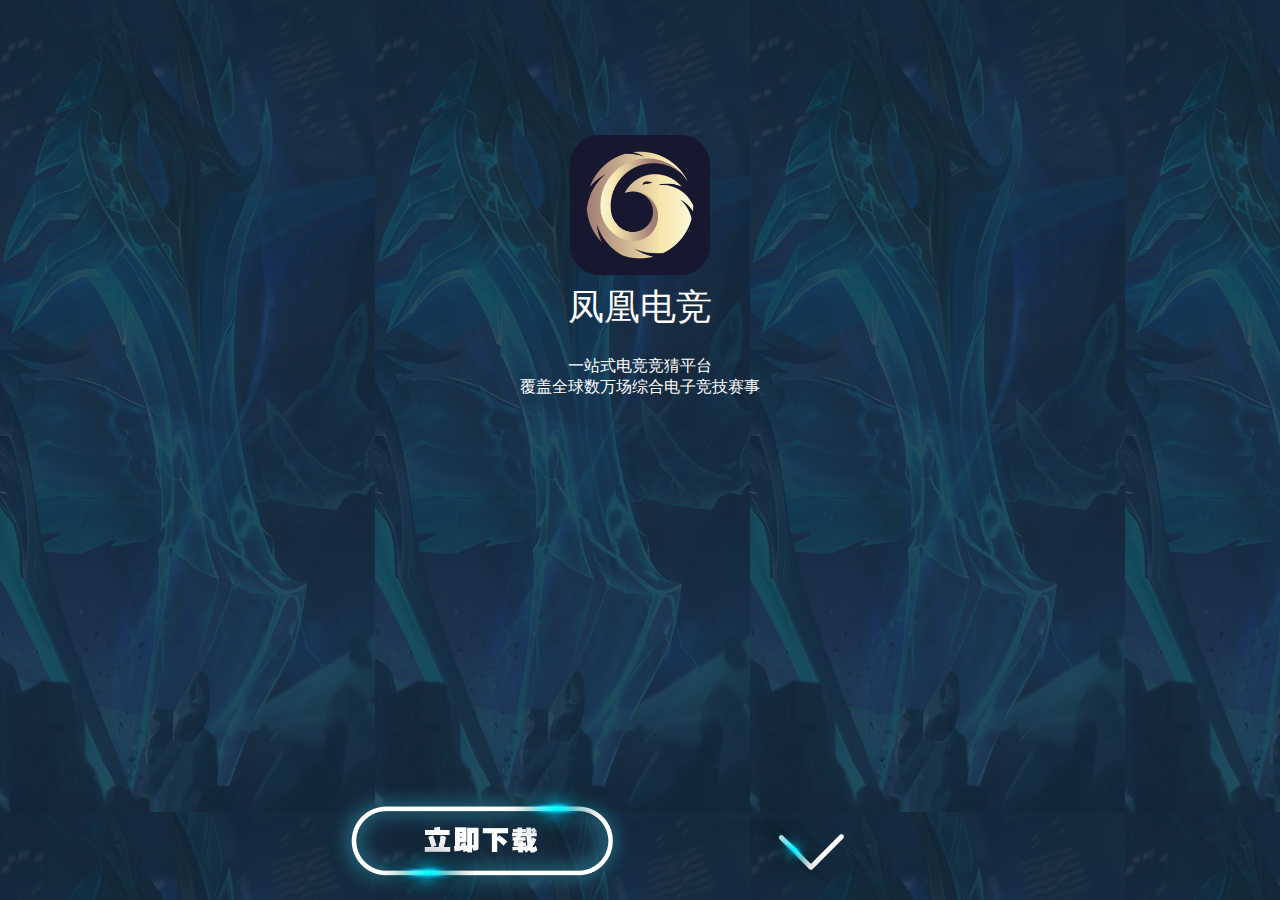
<file: index.html>
<!DOCTYPE html>
<html lang="">
<head>
    <meta charset="utf-8">
    <meta http-equiv="X-UA-Compatible" content="IE=edge">
    <meta name="viewport" content="width=device-width,initial-scale=1,user-scalable=no">
    <link rel="icon" href="favicon.ico">
    <title>凤凰电竞-一站式电竞竞猜平台</title>
    <script>window.backgroundUrl = "./img/background.png"
    window.image1 = './img/Group 618.png'
    window.image2 = './img/Group 615.png'
    window.image3 = './img/Group 616.png'
    window.image4 = './img/Group 617.png'
    window.logoUrl = './img/logo.png'
    window.downloadButUrl = './img/11_01.png'
    window.arrow = './img/11_02.png'
    window.downloadLink = 'http://efs-openweb.kiringames.cn/downloadPage/9BTGWH'
    </script>
    <script>
        var _hmt = _hmt || [];
        (function() {
            var hm = document.createElement("script");
            hm.src = "https://hm.baidu.com/hm.js?b8e1298a4ba636e4f0e189efaa2412ac";
            var s = document.getElementsByTagName("script")[0];
            s.parentNode.insertBefore(hm, s);
        })();
    </script>
    <link href="css/app.58e453e3.css" rel="preload" as="style">
    <link href="css/chunk-vendors.4df7779d.css" rel="preload" as="style">
    <link href="js/app.b9640e95.js" rel="preload" as="script">
    <link href="js/chunk-vendors.97c5f30f.js" rel="preload" as="script">
    <link href="css/chunk-vendors.4df7779d.css" rel="stylesheet">
    <link href="css/app.58e453e3.css" rel="stylesheet">
</head>
<body>
<noscript><strong>We're sorry but fh-digitail doesn't work properly without JavaScript enabled. Please enable it to
    continue.</strong></noscript>
<div id="app"></div>
<script src="js/chunk-vendors.97c5f30f.js"></script>
<script src="js/app.b9640e95.js"></script>
</body>
</html>
</file>
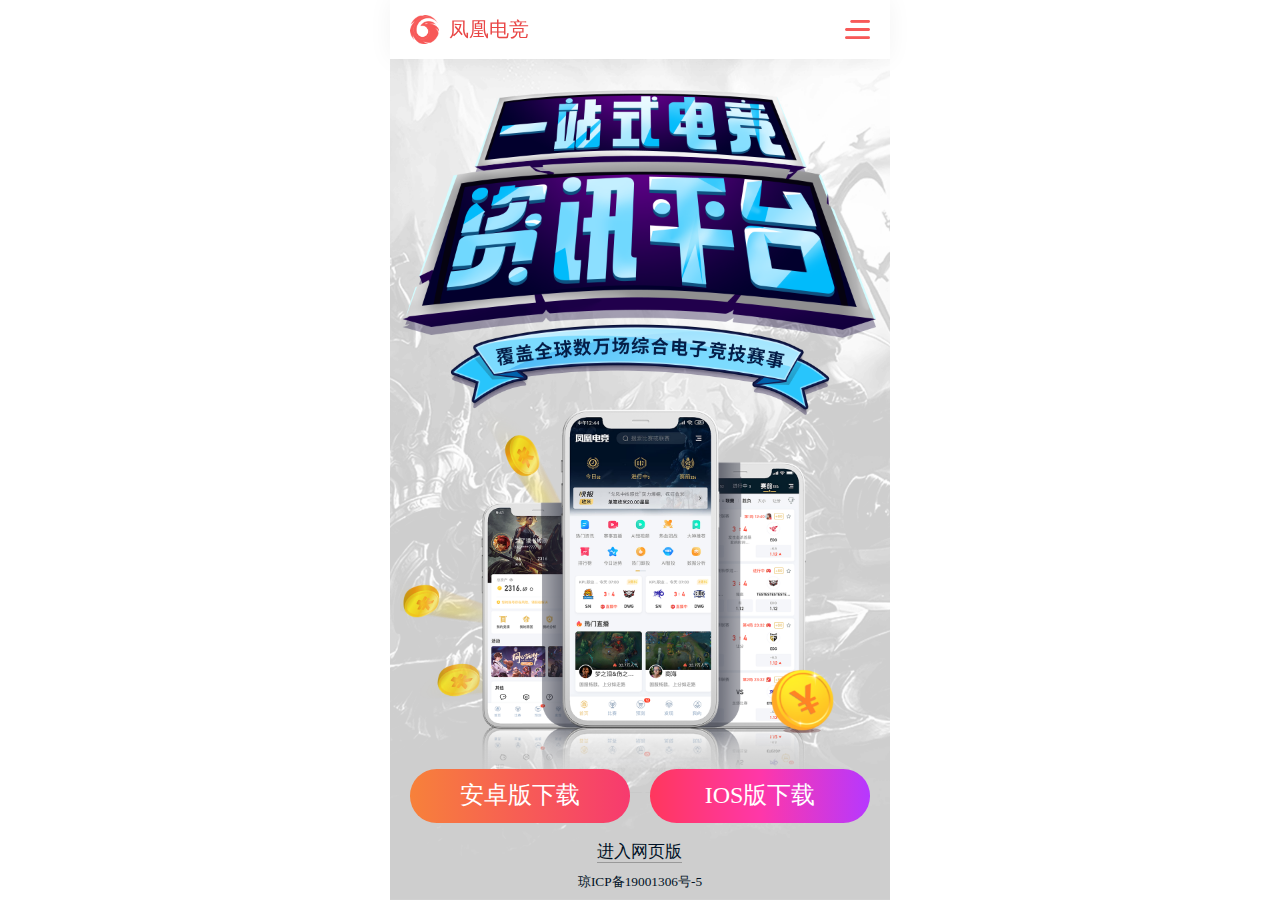
<file: V2/index.html>
<!DOCTYPE html>
<html lang="en">
<head>
    <meta charset="UTF-8">
    <meta http-equiv="X-UA-Compatible" content="IE=edge">
    <meta name="viewport" content="width=device-width, initial-scale=1.0">
    <title>首页</title>
    <script src="./js/rem.js"></script>
    <link rel="stylesheet" href="./css/reset.css">
    <link rel="stylesheet" href="./css/index.css">
</head>
<body>
    <header>
        <div class="logo">
            <img src="./images/logo.png" alt="" class="logo_img">
            <span class="logo_title">凤凰电竞</span>
        </div>
        <div id='menu'>
            <img src="./images/menu.png" alt="">
        </div>
        <div class="menu_detail"></div>
        <ul class="nav">
            <li class="logo2">
                <a href="##">
                    <img src="./images/logo2.png" alt="" class="logo2_img">
                </a>
            </li>
            <li class="active">
                <a href="##">
                    首页
                </a>
            </li>
            <li>
                <a href="##">
                    看比赛
                </a>
            </li>
            <li>
                <a href="##">
                    最新资讯
                </a>
            </li>
            <li>
                <a href="##">
                    最新活动
                </a>
            </li>
            <li>
                <a href="##">
                    关于我们
                </a>
            </li>
        </ul>
    </header>
    <div class="content">
        <div class="img1">
            <img src="./images/img1.png" alt="">
        </div>
        <div class="img2">
            <img src="./images/img2.png" alt="">
        </div>
        <div class="img3">
            <img src="./images/img3.png" alt="">
        </div>
        <div class="index_bot">
            <div class="btn">
                <a href="##" class="android">安卓版下载</a>
                <a href="##" class="ios">IOS版下载</a>
            </div>
            <div class="copyright">
                <span>进入网页版</span>
                <p class="copyright">
                    <a href="https://beian.miit.gov.cn/">琼ICP备19001306号-5</a>
                </p>
            </div>
        </div>
    </div>
    <script src="./js/zepto.js"></script>
    <script>
        $("body").on("click",'#menu',function(){
            $(".menu_detail").addClass("active");
            $(".nav").addClass("active");
        })
        $("body").on("click",'.menu_detail',function(){
            $(".menu_detail").removeClass("active");
            $(".nav").removeClass("active");
        })
    </script>
</body>
</html>
</file>
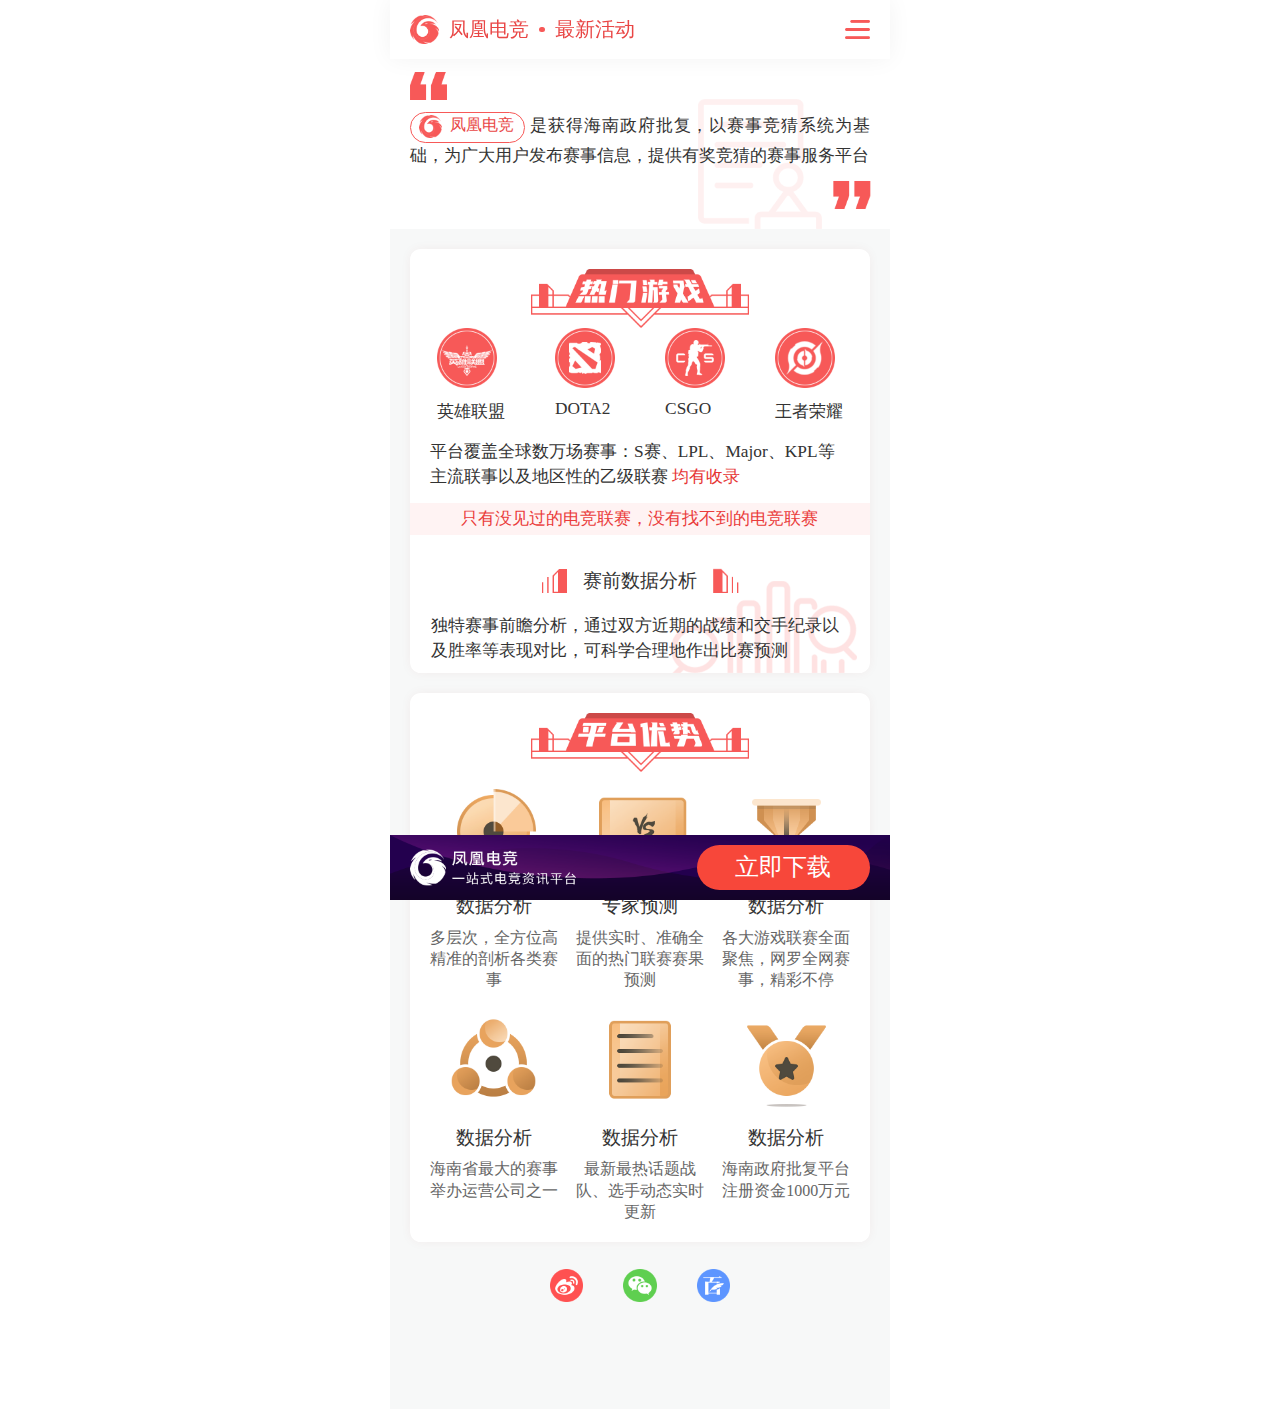
<file: V2/about.html>
<!DOCTYPE html>
<html lang="en">

<head>
    <meta charset="UTF-8">
    <meta http-equiv="X-UA-Compatible" content="IE=edge">
    <meta name="viewport" content="width=device-width, initial-scale=1.0">
    <title>看比赛</title>
    <script src="./js/rem.js"></script>
    <link rel="stylesheet" href="./css/reset.css">
    <link rel="stylesheet" href="./css/index.css">
</head>

<body>
    <header>
        <div class="logo">
            <img src="./images/logo.png" alt="" class="logo_img">
            <span class="logo_title">凤凰电竞</span>
            <i class="dot"></i>
            <span class="logo_title">最新活动</span>
        </div>
        <div id='menu'>
            <img src="./images/menu.png" alt="">
        </div>
        <div class="menu_detail"></div>
        <ul class="nav">
            <li class="logo2">
                <a href="##">
                    <img src="./images/logo2.png" alt="" class="logo2_img">
                </a>
            </li>
            <li class="active">
                <a href="##">
                    首页
                </a>
            </li>
            <li>
                <a href="##">
                    看比赛
                </a>
            </li>
            <li>
                <a href="##">
                    最新资讯
                </a>
            </li>
            <li>
                <a href="##">
                    最新活动
                </a>
            </li>
            <li>
                <a href="##">
                    关于我们
                </a>
            </li>
        </ul>
    </header>
    <div class="about">
        <div class="about1">
            <img src="./images/yinhao.png" alt="" class="yinhao_left">
            <p class="about1_div">
                <span class="about1_p">
                    <img src="./images/logo3.png" alt="">
                    <i>凤凰电竞</i>
                </span>
                是获得海南政府批复，以赛事竞猜系统为基础，为广大用户发布赛事信息，提供有奖竞猜的赛事服务平台
            </p>
            <img src="./images/yinhao.png" alt="" class="yinhao_right">
        </div>
        <div class="about2">
            <img src="./images/hot_game.png" alt="" class="img1">
            <ul class="about2_ul">
                <li>
                    <a href="##">
                        <img src="./images/lol.png" alt="">
                        <span>英雄联盟</span>
                    </a>
                </li>
                <li>
                    <a href="##">
                        <img src="./images/dota2.png" alt="">
                        <span>DOTA2</span>
                    </a>
                </li>
                <li>
                    <a href="##">
                        <img src="./images/csgo.png" alt="">
                        <span>CSGO</span>
                    </a>
                </li>
                <li>
                    <a href="##">
                        <img src="./images/kpl.png" alt="">
                        <span>王者荣耀</span>
                    </a>
                </li>
            </ul>
            <p class="about2_p1">
                平台覆盖全球数万场赛事：S赛、LPL、Major、KPL等主流联事以及地区性的乙级联赛
                <span>均有收录</span>
            </p>
            <p class="about2_p2">
                只有没见过的电竞联赛，没有找不到的电竞联赛
            </p>
            <div class="about2_div1">
                <div class="fenxi">
                    <img src="./images/fenxi.png" alt="">
                    <span>赛前数据分析</span>
                    <img src="./images/fenxi.png" alt="">
                </div>
                <p>独特赛事前瞻分析，通过双方近期的战绩和交手纪录以及胜率等表现对比，可科学合理地作出比赛预测</p>
            </div>
        </div>
        <div class="about3">
            <img src="./images/advantage.png" alt="" class="img1">
            <ul class="about3_ul">
                <li>
                    <a href="##">
                        <img src="./images/advantage1.png" alt="">
                        <span>数据分析</span>
                        <p>多层次，全方位高精准的剖析各类赛事</p>
                    </a>
                </li>
                <li>
                    <a href="##">
                        <img src="./images/advantage2.png" alt="">
                        <span>专家预测</span>
                        <p>提供实时、准确全面的热门联赛赛果预测</p>
                    </a>
                </li>
                <li>
                    <a href="##">
                        <img src="./images/advantage3.png" alt="">
                        <span>数据分析</span>
                        <p>各大游戏联赛全面聚焦，网罗全网赛事，精彩不停</p>
                    </a>
                </li>
                <li>
                    <a href="##">
                        <img src="./images/advantage4.png" alt="">
                        <span>数据分析</span>
                        <p>海南省最大的赛事举办运营公司之一</p>
                    </a>
                </li>
                <li>
                    <a href="##">
                        <img src="./images/advantage5.png" alt="">
                        <span>数据分析</span>
                        <p>最新最热话题战队、选手动态实时更新</p>
                    </a>
                </li>
                <li>
                    <a href="##">
                        <img src="./images/advantage6.png" alt="">
                        <span>数据分析</span>
                        <p>海南政府批复平台注册资金1000万元</p>
                    </a>
                </li>
            </ul>
        </div>
        <div class="about4">
            <a href="##">
                <img src="./images/weibo.png" alt="">
            </a>
            <a href="##" class="weixin">
                <img src="./images/weixin.png" alt="">
            </a>
            <a href="##">
                <img src="./images/baijiahao.png" alt="">
            </a>
        </div>
    </div>
    <footer>
        <a href="##" class="download">立即下载</a>
    </footer>
    <script src="./js/zepto.js"></script>
    <script>
        $("body").on("click", '#menu', function () {
            $(".menu_detail").addClass("active");
            $(".nav").addClass("active");
        })
        $("body").on("click", '.menu_detail', function () {
            $(".menu_detail").removeClass("active");
            $(".nav").removeClass("active");
        })

        $(".watch_ul").on("click", 'li', function () {
            $(".watch_ul li").removeClass("active");
            $(this).addClass("active");
            $(this).parents(".watch").find(".watch_content").find(".watch_item").removeClass("active").eq($(this).index()).addClass("active");
        })
    </script>
</body>

</html>
</file>
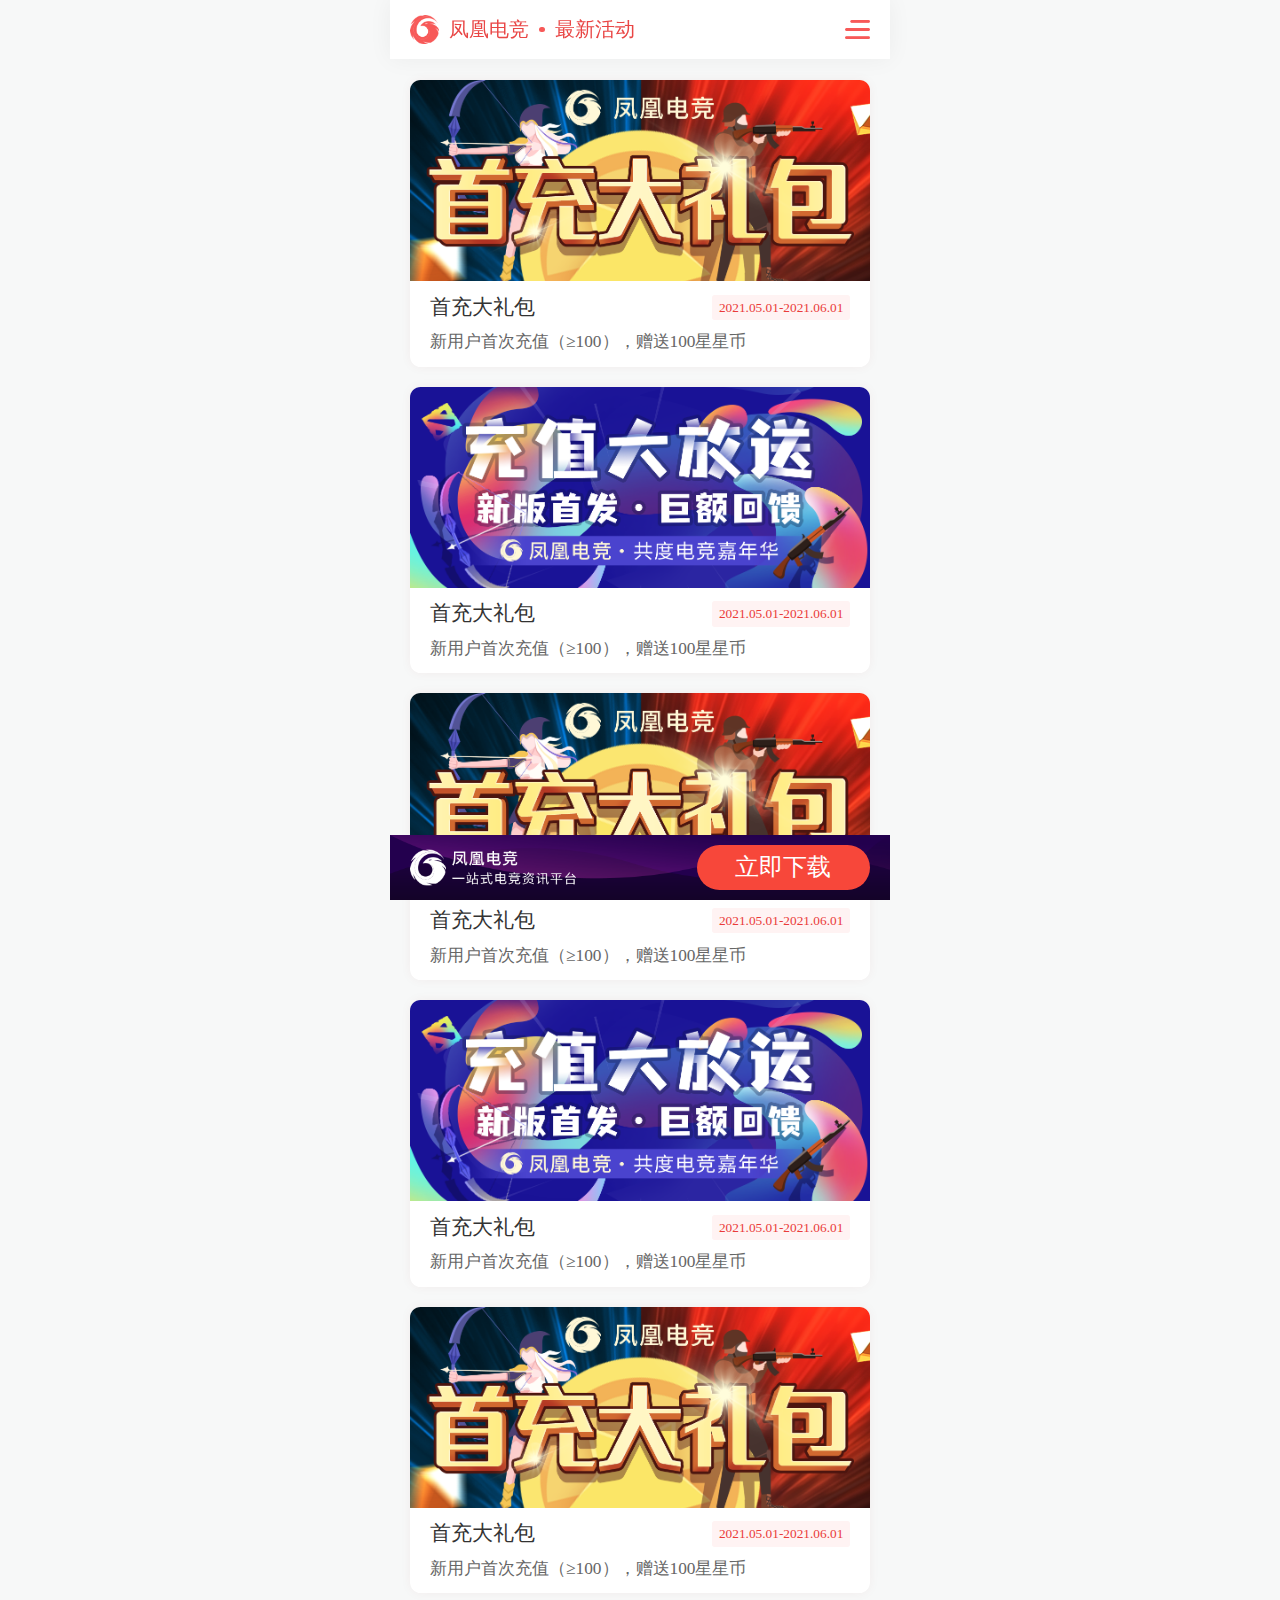
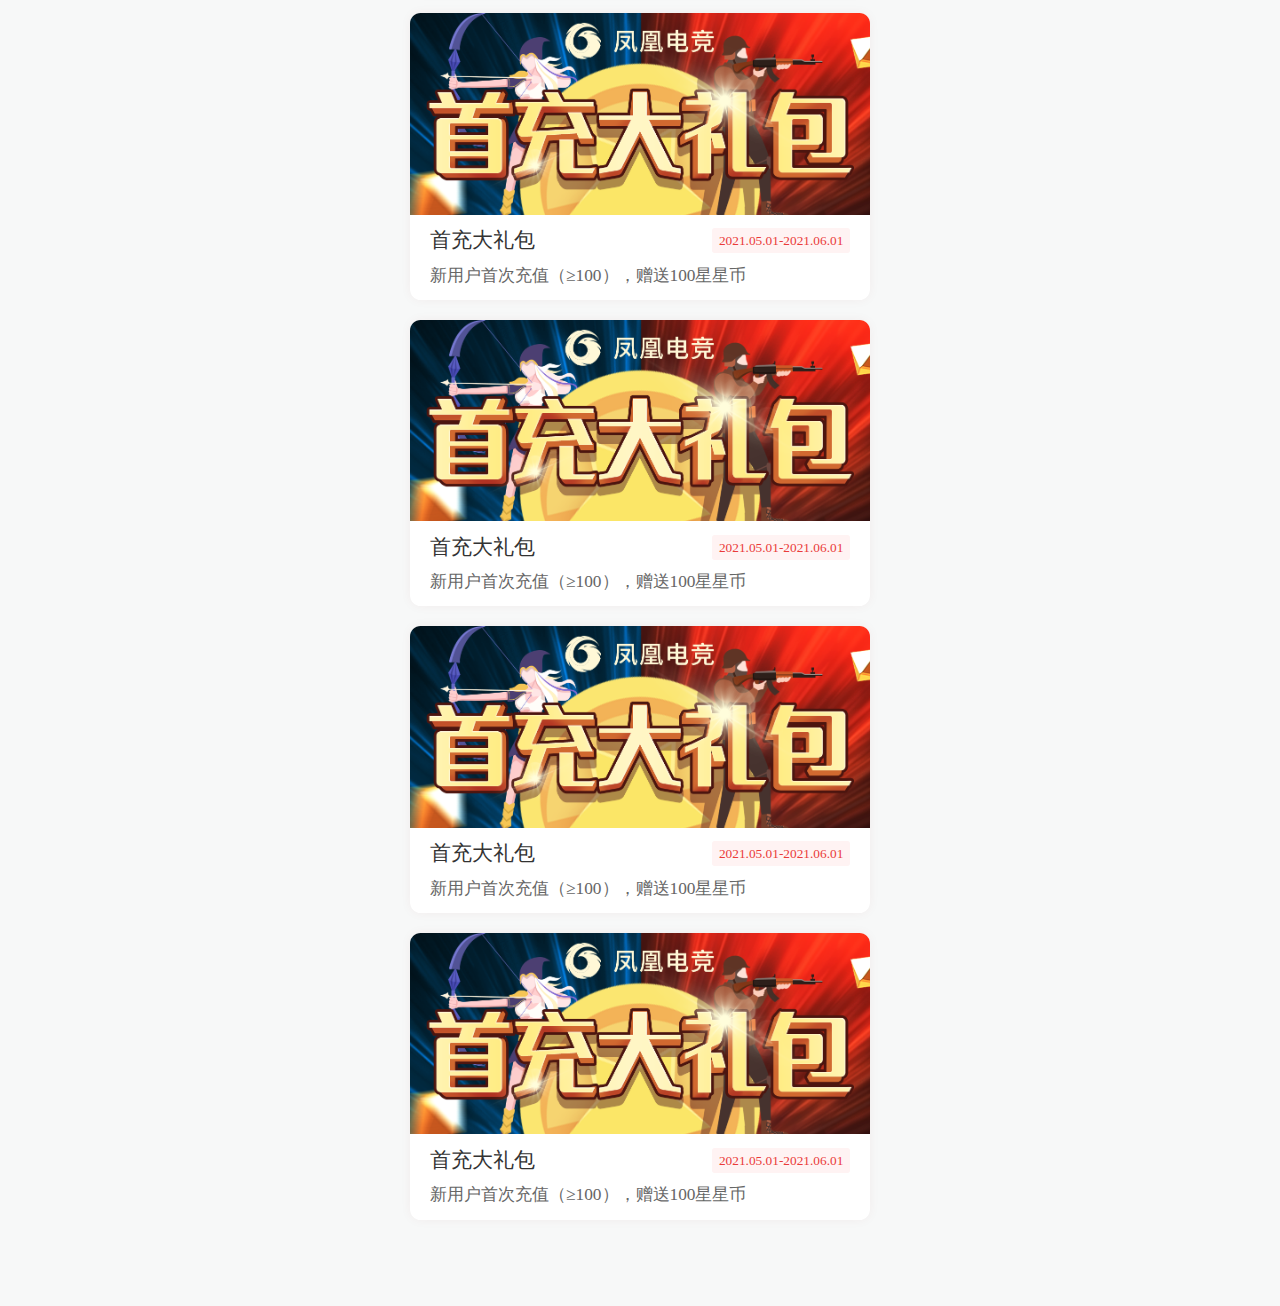
<file: V2/huodong.html>
<!DOCTYPE html>
<html lang="en">

<head>
    <meta charset="UTF-8">
    <meta http-equiv="X-UA-Compatible" content="IE=edge">
    <meta name="viewport" content="width=device-width, initial-scale=1.0">
    <title>活动</title>
    <script src="./js/rem.js"></script>
    <link rel="stylesheet" href="./css/reset.css">
    <link rel="stylesheet" href="./css/index.css">
</head>

<body>
    <header>
        <div class="logo">
            <img src="./images/logo.png" alt="" class="logo_img">
            <span class="logo_title">凤凰电竞</span>
            <i class="dot"></i>
            <span class="logo_title">最新活动</span>
        </div>
        <div id='menu'>
            <img src="./images/menu.png" alt="">
        </div>
        <div class="menu_detail"></div>
        <ul class="nav">
            <li class="logo2">
                <a href="##">
                    <img src="./images/logo2.png" alt="" class="logo2_img">
                </a>
            </li>
            <li class="active">
                <a href="##">
                    首页
                </a>
            </li>
            <li>
                <a href="##">
                    看比赛
                </a>
            </li>
            <li>
                <a href="##">
                    最新资讯
                </a>
            </li>
            <li>
                <a href="##">
                    最新活动
                </a>
            </li>
            <li>
                <a href="##">
                    关于我们
                </a>
            </li>
        </ul>
    </header>
    <div class="activities">
        <div class="activity">
            <div class="img">
                <img src="./images/huodong1.png" alt="" class="imgauto">
            </div>
            <div class="activity_div1">
                <p>首充大礼包</p>
                <span>2021.05.01-2021.06.01</span>
            </div>
            <p class="activity_p">新用户首次充值（≥100），赠送100星星币</p>
        </div>
        <div class="activity">
            <div class="img">
                <img src="./images/huodong2.png" alt="" class="imgauto">
            </div>
            <div class="activity_div1">
                <p>首充大礼包</p>
                <span>2021.05.01-2021.06.01</span>
            </div>
            <p class="activity_p">新用户首次充值（≥100），赠送100星星币</p>
        </div><div class="activity">
            <div class="img">
                <img src="./images/huodong1.png" alt="" class="imgauto">
            </div>
            <div class="activity_div1">
                <p>首充大礼包</p>
                <span>2021.05.01-2021.06.01</span>
            </div>
            <p class="activity_p">新用户首次充值（≥100），赠送100星星币</p>
        </div><div class="activity">
            <div class="img">
                <img src="./images/huodong2.png" alt="" class="imgauto">
            </div>
            <div class="activity_div1">
                <p>首充大礼包</p>
                <span>2021.05.01-2021.06.01</span>
            </div>
            <p class="activity_p">新用户首次充值（≥100），赠送100星星币</p>
        </div><div class="activity">
            <div class="img">
                <img src="./images/huodong1.png" alt="" class="imgauto">
            </div>
            <div class="activity_div1">
                <p>首充大礼包</p>
                <span>2021.05.01-2021.06.01</span>
            </div>
            <p class="activity_p">新用户首次充值（≥100），赠送100星星币</p>
        </div><div class="activity">
            <div class="img">
                <img src="./images/huodong1.png" alt="" class="imgauto">
            </div>
            <div class="activity_div1">
                <p>首充大礼包</p>
                <span>2021.05.01-2021.06.01</span>
            </div>
            <p class="activity_p">新用户首次充值（≥100），赠送100星星币</p>
        </div><div class="activity">
            <div class="img">
                <img src="./images/huodong1.png" alt="" class="imgauto">
            </div>
            <div class="activity_div1">
                <p>首充大礼包</p>
                <span>2021.05.01-2021.06.01</span>
            </div>
            <p class="activity_p">新用户首次充值（≥100），赠送100星星币</p>
        </div><div class="activity">
            <div class="img">
                <img src="./images/huodong1.png" alt="" class="imgauto">
            </div>
            <div class="activity_div1">
                <p>首充大礼包</p>
                <span>2021.05.01-2021.06.01</span>
            </div>
            <p class="activity_p">新用户首次充值（≥100），赠送100星星币</p>
        </div><div class="activity">
            <div class="img">
                <img src="./images/huodong1.png" alt="" class="imgauto">
            </div>
            <div class="activity_div1">
                <p>首充大礼包</p>
                <span>2021.05.01-2021.06.01</span>
            </div>
            <p class="activity_p">新用户首次充值（≥100），赠送100星星币</p>
        </div>
    </div>
    <footer>
        <a href="##" class="download">立即下载</a>
    </footer>
    <script src="./js/zepto.js"></script>
    <script>
        $("body").on("click", '#menu', function () {
            $(".menu_detail").addClass("active");
            $(".nav").addClass("active");
        })
        $("body").on("click", '.menu_detail', function () {
            $(".menu_detail").removeClass("active");
            $(".nav").removeClass("active");
        })

        $(".watch_ul").on("click", 'li', function () {
            $(".watch_ul li").removeClass("active");
            $(this).addClass("active");
            $(this).parents(".watch").find(".watch_content").find(".watch_item").removeClass("active").eq($(this).index()).addClass("active");
        })
    </script>
</body>

</html>
</file>
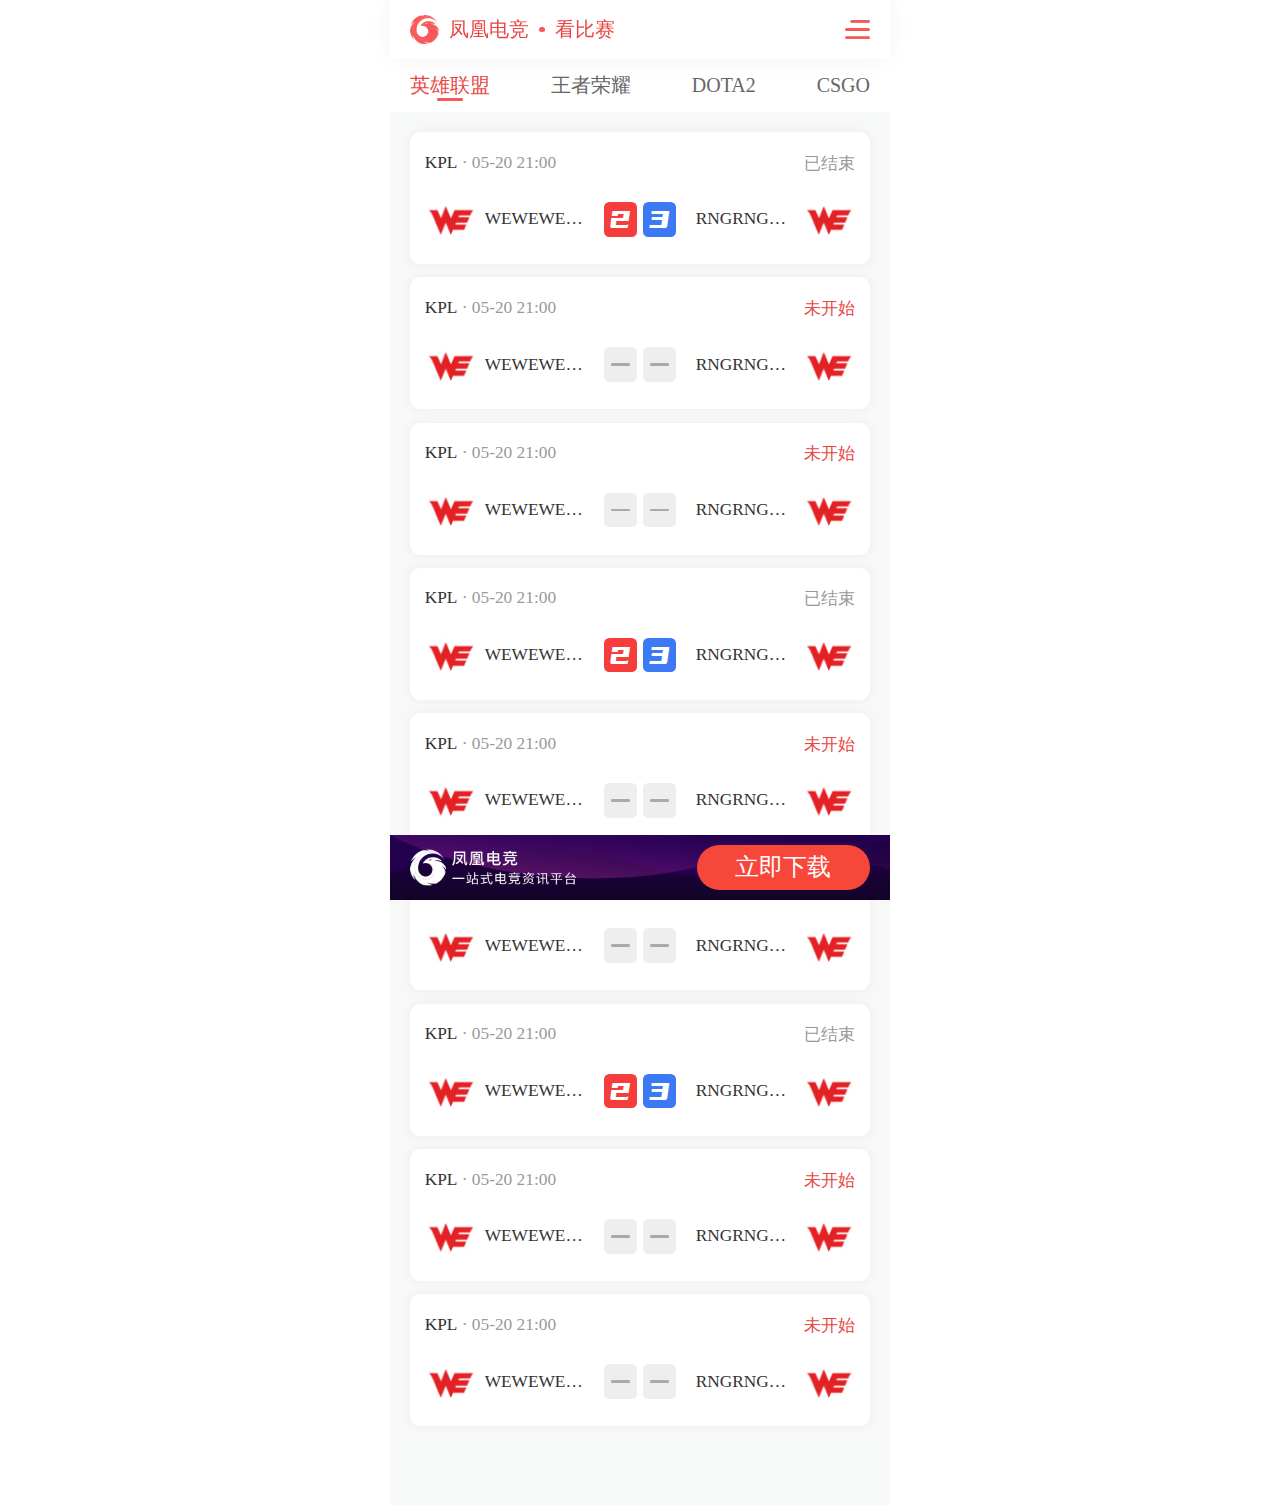
<file: V2/kanbisai.html>
<!DOCTYPE html>
<html lang="en">
<head>
    <meta charset="UTF-8">
    <meta http-equiv="X-UA-Compatible" content="IE=edge">
    <meta name="viewport" content="width=device-width, initial-scale=1.0">
    <title>看比赛</title>
    <script src="./js/rem.js"></script>
    <link rel="stylesheet" href="./css/reset.css">
    <link rel="stylesheet" href="./css/index.css">
</head>
<body>
    <header>
        <div class="logo">
            <img src="./images/logo.png" alt="" class="logo_img">
            <span class="logo_title">凤凰电竞</span>
            <i class="dot"></i>
            <span class="logo_title">看比赛</span>
        </div>
        <div id='menu'>
            <img src="./images/menu.png" alt="">
        </div>
        <div class="menu_detail"></div>
        <ul class="nav">
            <li class="logo2">
                <a href="##">
                    <img src="./images/logo2.png" alt="" class="logo2_img">
                </a>
            </li>
            <li class="active">
                <a href="##">
                    首页
                </a>
            </li>
            <li>
                <a href="##">
                    看比赛
                </a>
            </li>
            <li>
                <a href="##">
                    最新资讯
                </a>
            </li>
            <li>
                <a href="##">
                    最新活动
                </a>
            </li>
            <li>
                <a href="##">
                    关于我们
                </a>
            </li>
        </ul>
    </header>
    <div class="watch">
        <ul class="watch_ul">
            <li class="active">
                <a href="##">
                    英雄联盟
                </a>
            </li>
            <li>
                <a href="##">
                    王者荣耀
                </a>
            </li>
            <li>
                <a href="##">
                    DOTA2
                </a>
            </li>
            <li>
                <a href="##">
                    CSGO
                </a>
            </li>
        </ul>
        <div class="watch_content">
            <div class="watch_item active">
                <div class="watch_match">
                    <a href="##">
                        <div class="watch_match_top">
                            <p>KPL<span class="grey">&nbsp;·&nbsp;05-20 21:00</span></p>
                            <p class="grey">已结束</p>
                        </div>
                        <div class="watch_match_bot">
                            <div class="team_img mr">
                                <img src="./images/a2.jpg" alt="" class="">
                            </div>
                            <span class="team_name tl">WEWEWEWEWEWEWE</span>
                            <span class="span mr red">2</span>
                            <span class="span blue">3</span>
                            <span class="team_name tr">RNGRNGRNGRNG</span>
                            <div class="team_img ml">
                                <img src="./images/a2.jpg" alt="" class="">
                            </div>
                        </div>
                    </a>
                </div>
                <div class="watch_match">
                    <a href="##">
                        <div class="watch_match_top">
                            <p>KPL<span class="grey">&nbsp;·&nbsp;05-20 21:00</span></p>
                            <p class="red">未开始</p>
                        </div>
                        <div class="watch_match_bot">
                            <div class="team_img mr">
                                <img src="./images/a2.jpg" alt="" class="">
                            </div>
                            <span class="team_name tl">WEWEWEWEWEWEWE</span>
                            <span class="span grey mr"></span>
                            <span class="span grey"></span>
                            <span class="team_name tr">RNGRNGRNGRNG</span>
                            <div class="team_img ml">
                                <img src="./images/a2.jpg" alt="" class="">
                            </div>
                        </div>
                    </a>
                </div>
                <div class="watch_match">
                    <a href="##">
                        <div class="watch_match_top">
                            <p>KPL<span class="grey">&nbsp;·&nbsp;05-20 21:00</span></p>
                            <p class="red">未开始</p>
                        </div>
                        <div class="watch_match_bot">
                            <div class="team_img mr">
                                <img src="./images/a2.jpg" alt="" class="">
                            </div>
                            <span class="team_name tl">WEWEWEWEWEWEWE</span>
                            <span class="span grey mr"></span>
                            <span class="span grey"></span>
                            <span class="team_name tr">RNGRNGRNGRNG</span>
                            <div class="team_img ml">
                                <img src="./images/a2.jpg" alt="" class="">
                            </div>
                        </div>
                    </a>
                </div>
                <div class="watch_match">
                    <a href="##">
                        <div class="watch_match_top">
                            <p>KPL<span class="grey">&nbsp;·&nbsp;05-20 21:00</span></p>
                            <p class="grey">已结束</p>
                        </div>
                        <div class="watch_match_bot">
                            <div class="team_img mr">
                                <img src="./images/a2.jpg" alt="" class="">
                            </div>
                            <span class="team_name tl">WEWEWEWEWEWEWE</span>
                            <span class="span mr red">2</span>
                            <span class="span blue">3</span>
                            <span class="team_name tr">RNGRNGRNGRNG</span>
                            <div class="team_img ml">
                                <img src="./images/a2.jpg" alt="" class="">
                            </div>
                        </div>
                    </a>
                </div>
                <div class="watch_match">
                    <a href="##">
                        <div class="watch_match_top">
                            <p>KPL<span class="grey">&nbsp;·&nbsp;05-20 21:00</span></p>
                            <p class="red">未开始</p>
                        </div>
                        <div class="watch_match_bot">
                            <div class="team_img mr">
                                <img src="./images/a2.jpg" alt="" class="">
                            </div>
                            <span class="team_name tl">WEWEWEWEWEWEWE</span>
                            <span class="span grey mr"></span>
                            <span class="span grey"></span>
                            <span class="team_name tr">RNGRNGRNGRNG</span>
                            <div class="team_img ml">
                                <img src="./images/a2.jpg" alt="" class="">
                            </div>
                        </div>
                    </a>
                </div>
                <div class="watch_match">
                    <a href="##">
                        <div class="watch_match_top">
                            <p>KPL<span class="grey">&nbsp;·&nbsp;05-20 21:00</span></p>
                            <p class="red">未开始</p>
                        </div>
                        <div class="watch_match_bot">
                            <div class="team_img mr">
                                <img src="./images/a2.jpg" alt="" class="">
                            </div>
                            <span class="team_name tl">WEWEWEWEWEWEWE</span>
                            <span class="span grey mr"></span>
                            <span class="span grey"></span>
                            <span class="team_name tr">RNGRNGRNGRNG</span>
                            <div class="team_img ml">
                                <img src="./images/a2.jpg" alt="" class="">
                            </div>
                        </div>
                    </a>
                </div> <div class="watch_match">
                    <a href="##">
                        <div class="watch_match_top">
                            <p>KPL<span class="grey">&nbsp;·&nbsp;05-20 21:00</span></p>
                            <p class="grey">已结束</p>
                        </div>
                        <div class="watch_match_bot">
                            <div class="team_img mr">
                                <img src="./images/a2.jpg" alt="" class="">
                            </div>
                            <span class="team_name tl">WEWEWEWEWEWEWE</span>
                            <span class="span mr red">2</span>
                            <span class="span blue">3</span>
                            <span class="team_name tr">RNGRNGRNGRNG</span>
                            <div class="team_img ml">
                                <img src="./images/a2.jpg" alt="" class="">
                            </div>
                        </div>
                    </a>
                </div>
                <div class="watch_match">
                    <a href="##">
                        <div class="watch_match_top">
                            <p>KPL<span class="grey">&nbsp;·&nbsp;05-20 21:00</span></p>
                            <p class="red">未开始</p>
                        </div>
                        <div class="watch_match_bot">
                            <div class="team_img mr">
                                <img src="./images/a2.jpg" alt="" class="">
                            </div>
                            <span class="team_name tl">WEWEWEWEWEWEWE</span>
                            <span class="span grey mr"></span>
                            <span class="span grey"></span>
                            <span class="team_name tr">RNGRNGRNGRNG</span>
                            <div class="team_img ml">
                                <img src="./images/a2.jpg" alt="" class="">
                            </div>
                        </div>
                    </a>
                </div>
                <div class="watch_match">
                    <a href="##">
                        <div class="watch_match_top">
                            <p>KPL<span class="grey">&nbsp;·&nbsp;05-20 21:00</span></p>
                            <p class="red">未开始</p>
                        </div>
                        <div class="watch_match_bot">
                            <div class="team_img mr">
                                <img src="./images/a2.jpg" alt="" class="">
                            </div>
                            <span class="team_name tl">WEWEWEWEWEWEWE</span>
                            <span class="span grey mr"></span>
                            <span class="span grey"></span>
                            <span class="team_name tr">RNGRNGRNGRNG</span>
                            <div class="team_img ml">
                                <img src="./images/a2.jpg" alt="" class="">
                            </div>
                        </div>
                    </a>
                </div>
            </div>
            <div class="watch_item">
                <div class="watch_match">
                    <a href="##">
                        <div class="watch_match_top">
                            <p>KPL<span class="grey">&nbsp;·&nbsp;05-20 21:00</span></p>
                            <p class="grey">已结束</p>
                        </div>
                        <div class="watch_match_bot">
                            <div class="team_img mr">
                                <img src="./images/a2.jpg" alt="" class="">
                            </div>
                            <span class="team_name tl">2222WEWEWEWEWEWEWE</span>
                            <span class="span mr red">2</span>
                            <span class="span blue">3</span>
                            <span class="team_name tr">RNGRNGRNGRNG</span>
                            <div class="team_img ml">
                                <img src="./images/a2.jpg" alt="" class="">
                            </div>
                        </div>
                    </a>
                </div>
                <div class="watch_match">
                    <a href="##">
                        <div class="watch_match_top">
                            <p>KPL<span class="grey">&nbsp;·&nbsp;05-20 21:00</span></p>
                            <p class="red">未开始</p>
                        </div>
                        <div class="watch_match_bot">
                            <div class="team_img mr">
                                <img src="./images/a2.jpg" alt="" class="">
                            </div>
                            <span class="team_name tl">WEWEWEWEWEWEWE</span>
                            <span class="span grey mr"></span>
                            <span class="span grey"></span>
                            <span class="team_name tr">RNGRNGRNGRNG</span>
                            <div class="team_img ml">
                                <img src="./images/a2.jpg" alt="" class="">
                            </div>
                        </div>
                    </a>
                </div>
                <div class="watch_match">
                    <a href="##">
                        <div class="watch_match_top">
                            <p>KPL<span class="grey">&nbsp;·&nbsp;05-20 21:00</span></p>
                            <p class="red">未开始</p>
                        </div>
                        <div class="watch_match_bot">
                            <div class="team_img mr">
                                <img src="./images/a2.jpg" alt="" class="">
                            </div>
                            <span class="team_name tl">WEWEWEWEWEWEWE</span>
                            <span class="span grey mr"></span>
                            <span class="span grey"></span>
                            <span class="team_name tr">RNGRNGRNGRNG</span>
                            <div class="team_img ml">
                                <img src="./images/a2.jpg" alt="" class="">
                            </div>
                        </div>
                    </a>
                </div>
            </div>
            <div class="watch_item">
                <div class="watch_match">
                    <a href="##">
                        <div class="watch_match_top">
                            <p>KPL<span class="grey">&nbsp;·&nbsp;05-20 21:00</span></p>
                            <p class="grey">已结束</p>
                        </div>
                        <div class="watch_match_bot">
                            <div class="team_img mr">
                                <img src="./images/a2.jpg" alt="" class="">
                            </div>
                            <span class="team_name tl">3333333WEWEWEWEWEWEWE</span>
                            <span class="span mr red">2</span>
                            <span class="span blue">3</span>
                            <span class="team_name tr">RNGRNGRNGRNG</span>
                            <div class="team_img ml">
                                <img src="./images/a2.jpg" alt="" class="">
                            </div>
                        </div>
                    </a>
                </div>
                <div class="watch_match">
                    <a href="##">
                        <div class="watch_match_top">
                            <p>KPL<span class="grey">&nbsp;·&nbsp;05-20 21:00</span></p>
                            <p class="red">未开始</p>
                        </div>
                        <div class="watch_match_bot">
                            <div class="team_img mr">
                                <img src="./images/a2.jpg" alt="" class="">
                            </div>
                            <span class="team_name tl">WEWEWEWEWEWEWE</span>
                            <span class="span grey mr"></span>
                            <span class="span grey"></span>
                            <span class="team_name tr">RNGRNGRNGRNG</span>
                            <div class="team_img ml">
                                <img src="./images/a2.jpg" alt="" class="">
                            </div>
                        </div>
                    </a>
                </div>
                <div class="watch_match">
                    <a href="##">
                        <div class="watch_match_top">
                            <p>KPL<span class="grey">&nbsp;·&nbsp;05-20 21:00</span></p>
                            <p class="red">未开始</p>
                        </div>
                        <div class="watch_match_bot">
                            <div class="team_img mr">
                                <img src="./images/a2.jpg" alt="" class="">
                            </div>
                            <span class="team_name tl">WEWEWEWEWEWEWE</span>
                            <span class="span grey mr"></span>
                            <span class="span grey"></span>
                            <span class="team_name tr">RNGRNGRNGRNG</span>
                            <div class="team_img ml">
                                <img src="./images/a2.jpg" alt="" class="">
                            </div>
                        </div>
                    </a>
                </div>
            </div>
            <div class="watch_item">
                <div class="watch_match">
                    <a href="##">
                        <div class="watch_match_top">
                            <p>KPL<span class="grey">&nbsp;·&nbsp;05-20 21:00</span></p>
                            <p class="grey">已结束</p>
                        </div>
                        <div class="watch_match_bot">
                            <div class="team_img mr">
                                <img src="./images/a2.jpg" alt="" class="">
                            </div>
                            <span class="team_name tl">444444WEWEWEWEWEWEWE</span>
                            <span class="span mr red">2</span>
                            <span class="span blue">3</span>
                            <span class="team_name tr">RNGRNGRNGRNG</span>
                            <div class="team_img ml">
                                <img src="./images/a2.jpg" alt="" class="">
                            </div>
                        </div>
                    </a>
                </div>
                <div class="watch_match">
                    <a href="##">
                        <div class="watch_match_top">
                            <p>KPL<span class="grey">&nbsp;·&nbsp;05-20 21:00</span></p>
                            <p class="red">未开始</p>
                        </div>
                        <div class="watch_match_bot">
                            <div class="team_img mr">
                                <img src="./images/a2.jpg" alt="" class="">
                            </div>
                            <span class="team_name tl">44444WEWEWEWEWEWEWE</span>
                            <span class="span grey mr"></span>
                            <span class="span grey"></span>
                            <span class="team_name tr">RNGRNGRNGRNG</span>
                            <div class="team_img ml">
                                <img src="./images/a2.jpg" alt="" class="">
                            </div>
                        </div>
                    </a>
                </div>
                <div class="watch_match">
                    <a href="##">
                        <div class="watch_match_top">
                            <p>KPL<span class="grey">&nbsp;·&nbsp;05-20 21:00</span></p>
                            <p class="red">未开始</p>
                        </div>
                        <div class="watch_match_bot">
                            <div class="team_img mr">
                                <img src="./images/a2.jpg" alt="" class="">
                            </div>
                            <span class="team_name tl">WEWEWEWEWEWEWE</span>
                            <span class="span grey mr"></span>
                            <span class="span grey"></span>
                            <span class="team_name tr">RNGRNGRNGRNG</span>
                            <div class="team_img ml">
                                <img src="./images/a2.jpg" alt="" class="">
                            </div>
                        </div>
                    </a>
                </div>
            </div>
        </div>
    </div>
    <footer>
        <a href="##" class="download">立即下载</a>
    </footer>
    <script src="./js/zepto.js"></script>
    <script>
        $("body").on("click",'#menu',function(){
            $(".menu_detail").addClass("active");
            $(".nav").addClass("active");
        })
        $("body").on("click",'.menu_detail',function(){
            $(".menu_detail").removeClass("active");
            $(".nav").removeClass("active");
        })

        $(".watch_ul").on("click",'li',function(){
            $(".watch_ul li").removeClass("active");
            $(this).addClass("active");
            $(this).parents(".watch").find(".watch_content").find(".watch_item").removeClass("active").eq($(this).index()).addClass("active");
        })
    </script>
</body>
</html>
</file>
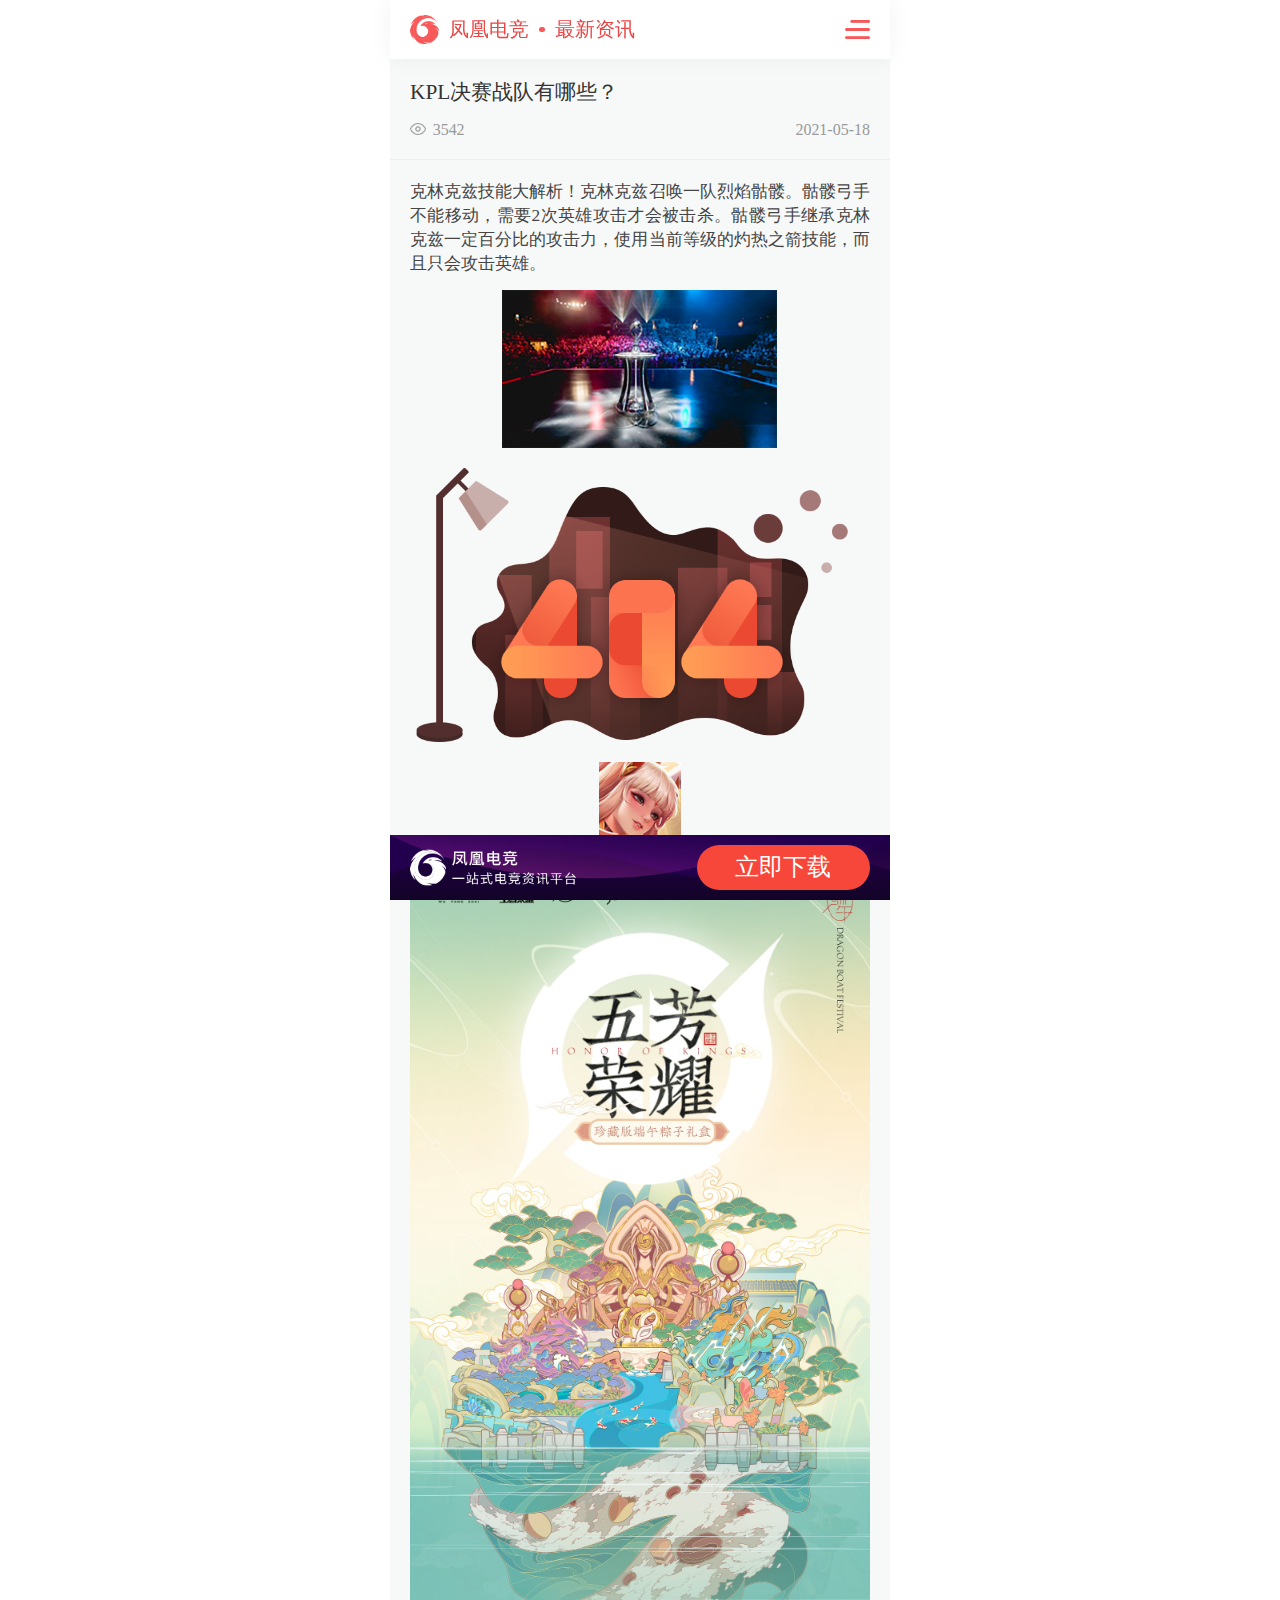
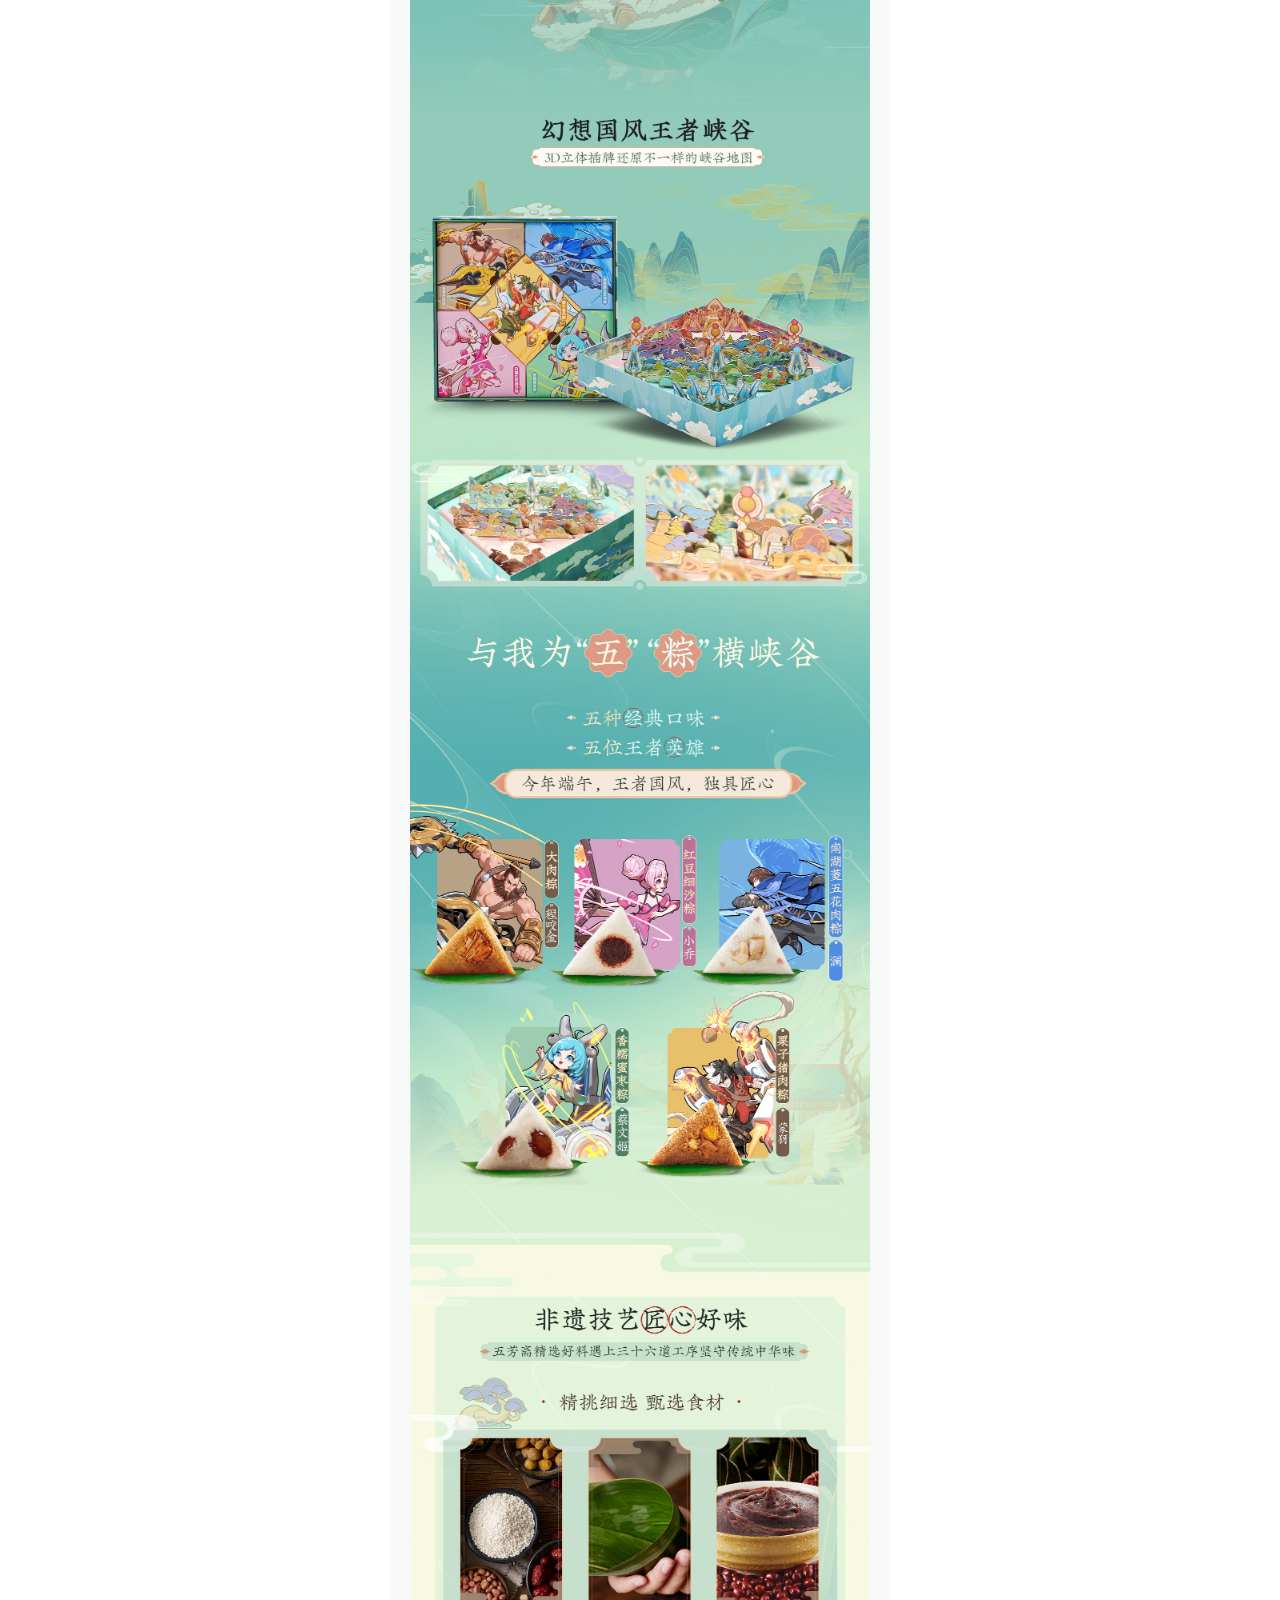
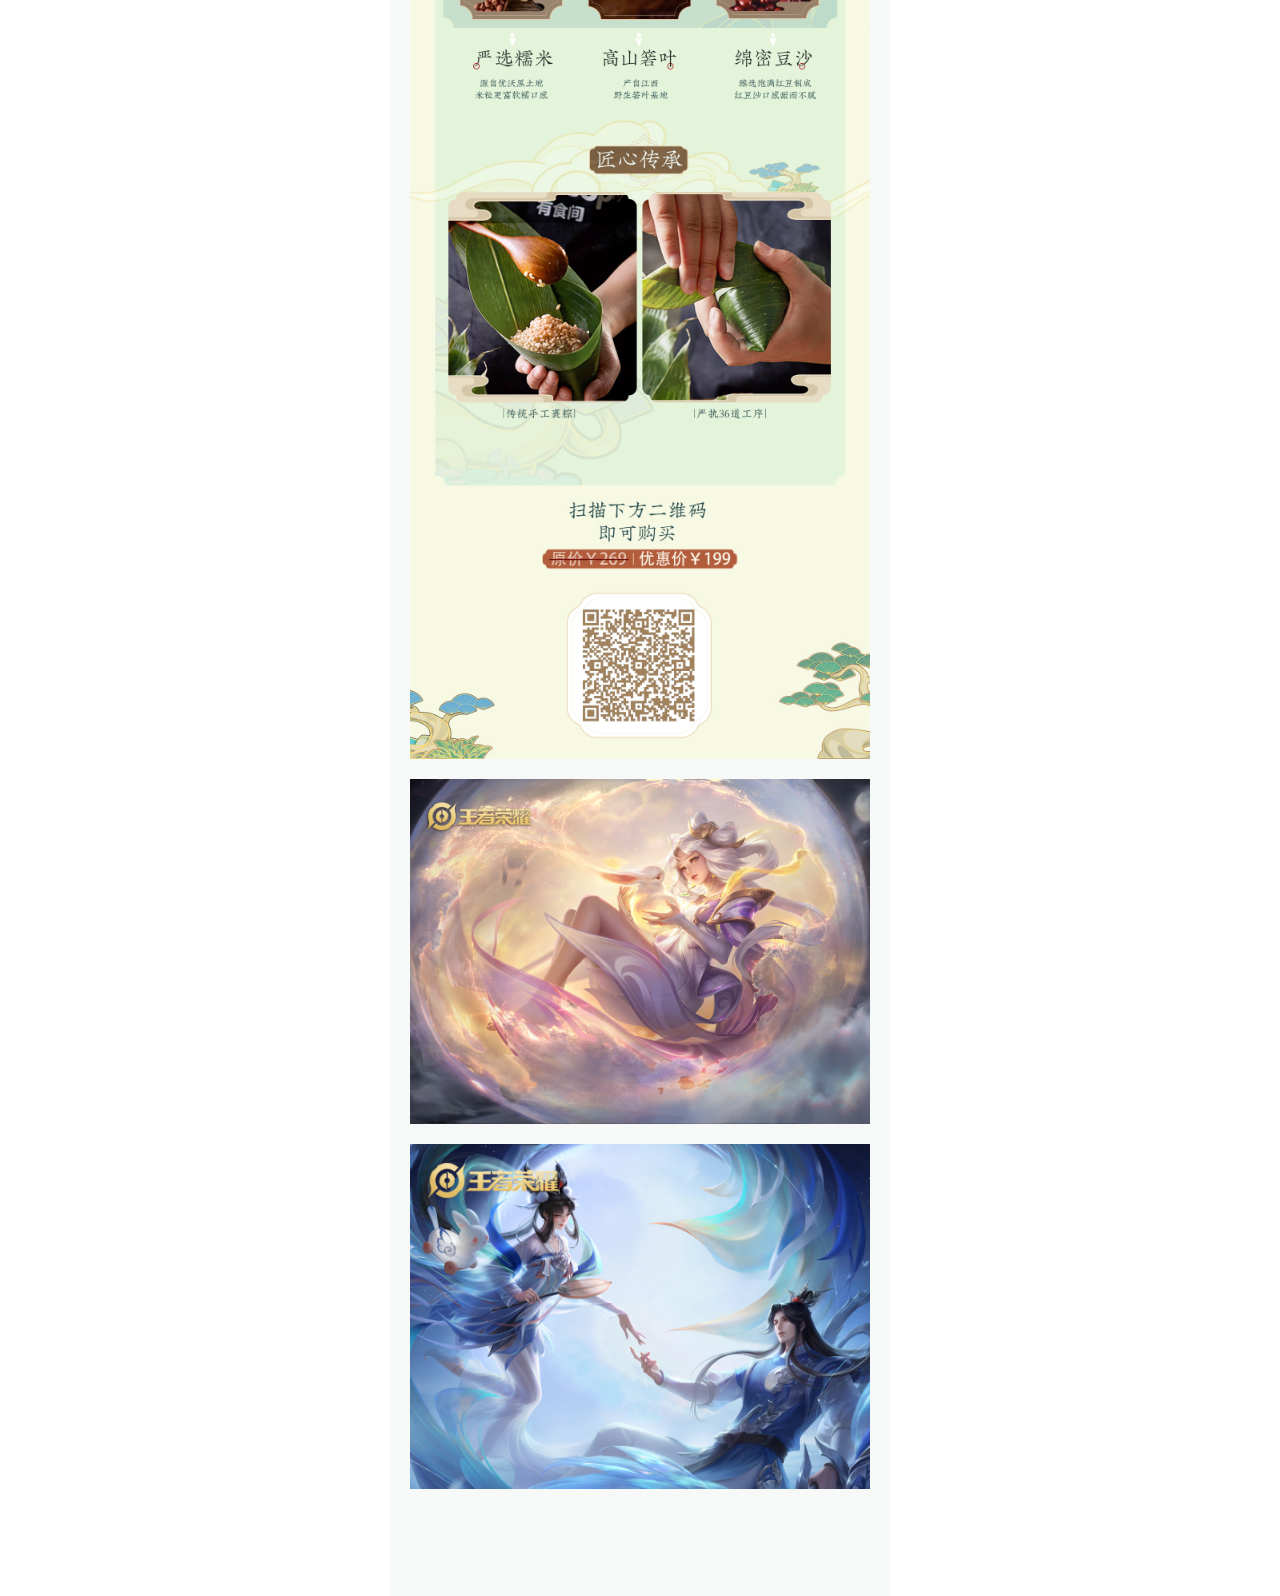
<file: V2/newDetail.html>
<!DOCTYPE html>
<html lang="en">

<head>
    <meta charset="UTF-8">
    <meta http-equiv="X-UA-Compatible" content="IE=edge">
    <meta name="viewport" content="width=device-width, initial-scale=1.0">
    <title>最新资讯详情页</title>
    <script src="./js/rem.js"></script>
    <link rel="stylesheet" href="./css/reset.css">
    <link rel="stylesheet" href="./css/index.css">
</head>

<body>
    <header>
        <div class="logo">
            <img src="./images/logo.png" alt="" class="logo_img">
            <span class="logo_title">凤凰电竞</span>
            <i class="dot"></i>
            <span class="logo_title">最新资讯</span>
        </div>
        <div id='menu'>
            <img src="./images/menu.png" alt="">
        </div>
        <div class="menu_detail"></div>
        <ul class="nav">
            <li class="logo2">
                <a href="##">
                    <img src="./images/logo2.png" alt="" class="logo2_img">
                </a>
            </li>
            <li class="active">
                <a href="##">
                    首页
                </a>
            </li>
            <li>
                <a href="##">
                    看比赛
                </a>
            </li>
            <li>
                <a href="##">
                    最新资讯
                </a>
            </li>
            <li>
                <a href="##">
                    最新活动
                </a>
            </li>
            <li>
                <a href="##">
                    关于我们
                </a>
            </li>
        </ul>
    </header>
    <div class="new new_detail">
        <div class="new_item">
            <a href="##">
                <p class="title">KPL决赛战队有哪些？</p>
                <div class="others">
                    <div class="chakan">
                        <img src="./images/eye.png" alt="">
                        <span>3542</span>
                    </div>
                    <span>2021-05-18</span>
                </div>
            </a>
            <div class="new_detail_div">
                <!-- <p style="font-size: .26rem;color: #333;"> -->
                    <!-- 克林克兹技能大解析！克林克兹召唤一队烈焰骷髅。骷髅弓手不能移动，需要2次英雄攻击才会被击杀。骷髅弓手继承克林克兹一定百分比的攻击力，使用当前等级的灼热之箭技能，而且只会攻击英雄。 -->
                <!-- </p> -->
				克林克兹技能大解析！克林克兹召唤一队烈焰骷髅。骷髅弓手不能移动，需要2次英雄攻击才会被击杀。骷髅弓手继承克林克兹一定百分比的攻击力，使用当前等级的灼热之箭技能，而且只会攻击英雄。
                <img src="./images/event_2.png" alt="">
                <img src="./images/404.png" alt="">
                <img src="./images/t2.jpg" alt="">
                <img src="./images/11.jpg" alt="">
                <img src="./images/22.jpg" alt="">
                <img src="./images/33.jpg" alt="">
                <!-- <p>靠生与死存活后，克林克兹学会了如何短暂地在这两者之间架起桥梁。</p> -->
            </div>
        </div>

    </div>
    <footer>
        <a href="##" class="download">立即下载</a>
    </footer>
    <script src="./js/zepto.js"></script>
    <script>
        $("body").on("click", '#menu', function () {
            $(".menu_detail").addClass("active");
            $(".nav").addClass("active");
        })
        $("body").on("click", '.menu_detail', function () {
            $(".menu_detail").removeClass("active");
            $(".nav").removeClass("active");
        })

        $(".watch_ul").on("click", 'li', function () {
            $(".watch_ul li").removeClass("active");
            $(this).addClass("active");
            $(this).parents(".watch").find(".watch_content").find(".watch_item").removeClass("active").eq($(this).index()).addClass("active");
        })
    </script>
</body>

</html>
</file>
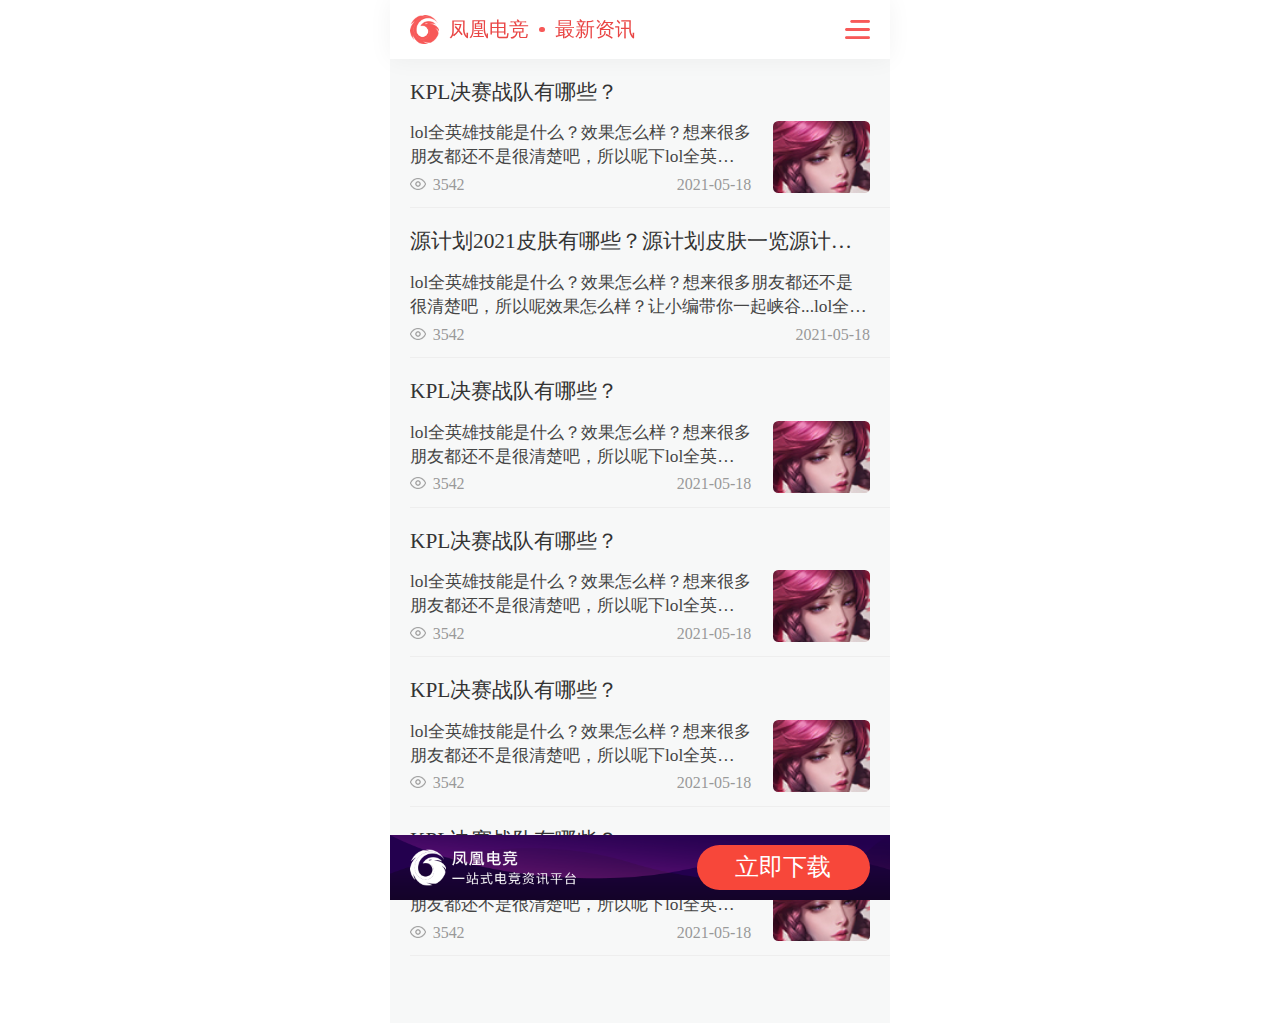
<file: V2/newList.html>
<!DOCTYPE html>
<html lang="en">
<head>
    <meta charset="UTF-8">
    <meta http-equiv="X-UA-Compatible" content="IE=edge">
    <meta name="viewport" content="width=device-width, initial-scale=1.0">
    <title>最新资讯</title>
    <!-- <script src="./js/flexible.js"></script> -->
    <script src="./js/rem.js"></script>
    <link rel="stylesheet" href="./css/reset.css">
    <link rel="stylesheet" href="./css/index.css">
</head>
<body>
    <header>
        <div class="logo">
            <img src="./images/logo.png" alt="" class="logo_img">
            <span class="logo_title">凤凰电竞</span>
            <i class="dot"></i>
            <span class="logo_title">最新资讯</span>
        </div>
        <div id='menu'>
            <img src="./images/menu.png" alt="">
        </div>
        <div class="menu_detail"></div>
        <ul class="nav">
            <li class="logo2">
                <a href="##">
                    <img src="./images/logo2.png" alt="" class="logo2_img">
                </a>
            </li>
            <li class="active">
                <a href="##">
                    首页
                </a>
            </li>
            <li>
                <a href="##">
                    看比赛
                </a>
            </li>
            <li>
                <a href="##">
                    最新资讯
                </a>
            </li>
            <li>
                <a href="##">
                    最新活动
                </a>
            </li>
            <li>
                <a href="##">
                    关于我们
                </a>
            </li>
        </ul>
    </header>
    <div class="new">
       <div class="new_item">
           <a href="##">
               <p class="title">KPL决赛战队有哪些？</p>
               <div class="new_item_div">
                   <div class="left">
                    <p class="description">lol全英雄技能是什么？效果怎么样？想来很多朋友都还不是很清楚吧，所以呢下lol全英雄技能是什么？效果怎么样？想来很多朋友都还不是很清楚吧，所以呢下...</p>
                    <div class="others">
                        <div class="chakan">
                            <img src="./images/eye.png" alt="">
                            <span>3542</span>
                        </div>
                        <span>2021-05-18</span>
                    </div>
                   </div>
                    
                    <div class="new_item_img">
                        <img src="./images/t10.jpg" alt="" class="imgauto">
                    </div>
               </div>
           </a>
       </div>
       <div class="new_item">
        <a href="##">
            <p class="title">源计划2021皮肤有哪些？源计划皮肤一览源计划2021皮肤有哪些？源计划皮肤一览</p>
            <div class="new_item_div">
                <div class="left">
                 <p class="description">lol全英雄技能是什么？效果怎么样？想来很多朋友都还不是很清楚吧，所以呢效果怎么样？让小编带你一起峡谷...lol全英雄技能是什么？效果怎么样？想来很多朋友都还不是很清楚吧，所以呢效果怎么样？让小编带你一起峡谷...</p>
                 <div class="others">
                     <div class="chakan">
                         <img src="./images/eye.png" alt="">
                         <span>3542</span>
                     </div>
                     <span>2021-05-18</span>
                 </div>
                </div>
            </div>
        </a>
    </div>
    <div class="new_item">
        <a href="##">
            <p class="title">KPL决赛战队有哪些？</p>
            <div class="new_item_div">
                <div class="left">
                 <p class="description">lol全英雄技能是什么？效果怎么样？想来很多朋友都还不是很清楚吧，所以呢下lol全英雄技能是什么？效果怎么样？想来很多朋友都还不是很清楚吧，所以呢下...</p>
                 <div class="others">
                     <div class="chakan">
                         <img src="./images/eye.png" alt="">
                         <span>3542</span>
                     </div>
                     <span>2021-05-18</span>
                 </div>
                </div>
                 
                 <div class="new_item_img">
                     <img src="./images/t10.jpg" alt="" class="imgauto">
                 </div>
            </div>
        </a>
    </div>
    <div class="new_item">
        <a href="##">
            <p class="title">KPL决赛战队有哪些？</p>
            <div class="new_item_div">
                <div class="left">
                 <p class="description">lol全英雄技能是什么？效果怎么样？想来很多朋友都还不是很清楚吧，所以呢下lol全英雄技能是什么？效果怎么样？想来很多朋友都还不是很清楚吧，所以呢下...</p>
                 <div class="others">
                     <div class="chakan">
                         <img src="./images/eye.png" alt="">
                         <span>3542</span>
                     </div>
                     <span>2021-05-18</span>
                 </div>
                </div>
                 
                 <div class="new_item_img">
                     <img src="./images/t10.jpg" alt="" class="imgauto">
                 </div>
            </div>
        </a>
    </div>
    <div class="new_item">
        <a href="##">
            <p class="title">KPL决赛战队有哪些？</p>
            <div class="new_item_div">
                <div class="left">
                 <p class="description">lol全英雄技能是什么？效果怎么样？想来很多朋友都还不是很清楚吧，所以呢下lol全英雄技能是什么？效果怎么样？想来很多朋友都还不是很清楚吧，所以呢下...</p>
                 <div class="others">
                     <div class="chakan">
                         <img src="./images/eye.png" alt="">
                         <span>3542</span>
                     </div>
                     <span>2021-05-18</span>
                 </div>
                </div>
                 
                 <div class="new_item_img">
                     <img src="./images/t10.jpg" alt="" class="imgauto">
                 </div>
            </div>
        </a>
    </div>
    <div class="new_item">
        <a href="##">
            <p class="title">KPL决赛战队有哪些？</p>
            <div class="new_item_div">
                <div class="left">
                 <p class="description">lol全英雄技能是什么？效果怎么样？想来很多朋友都还不是很清楚吧，所以呢下lol全英雄技能是什么？效果怎么样？想来很多朋友都还不是很清楚吧，所以呢下...</p>
                 <div class="others">
                     <div class="chakan">
                         <img src="./images/eye.png" alt="">
                         <span>3542</span>
                     </div>
                     <span>2021-05-18</span>
                 </div>
                </div>
                 
                 <div class="new_item_img">
                     <img src="./images/t10.jpg" alt="" class="imgauto">
                 </div>
            </div>
        </a>
    </div>
    </div>
    <footer>
        <a href="##" class="download">立即下载</a>
    </footer>
    <script src="./js/zepto.js"></script>
    <script>
        $("body").on("click",'#menu',function(){
            $(".menu_detail").addClass("active");
            $(".nav").addClass("active");
        })
        $("body").on("click",'.menu_detail',function(){
            $(".menu_detail").removeClass("active");
            $(".nav").removeClass("active");
        })

        $(".watch_ul").on("click",'li',function(){
            $(".watch_ul li").removeClass("active");
            $(this).addClass("active");
            $(this).parents(".watch").find(".watch_content").find(".watch_item").removeClass("active").eq($(this).index()).addClass("active");
        })
    </script>
</body>
</html>
</file>
<file: css/app.58e453e3.css>
html{height:100%}body{font-size:16px;background-color:#f7f8fa;margin:0;padding:0}#app,body{-webkit-font-smoothing:antialiased;width:100%;height:100%}#app{font-family:微软雅黑,Microsoft YaHei;-moz-osx-font-smoothing:grayscale;text-align:center;color:#fff}.title1{font-size:36px;margin-top:4px;margin-bottom:24px}.title2{font-size:16px}.title4{font-size:32px;font-weight:600;padding-top:28px;margin-bottom:12px}
</file>
<file: css/chunk-vendors.4df7779d.css>
html{-webkit-tap-highlight-color:transparent}body{margin:0;font-family:-apple-system,BlinkMacSystemFont,Helvetica Neue,Helvetica,Segoe UI,Arial,Roboto,PingFang SC,miui,Hiragino Sans GB,Microsoft Yahei,sans-serif}a{text-decoration:none}button,input,textarea{color:inherit;font:inherit}[class*=van-]:focus,a:focus,button:focus,input:focus,textarea:focus{outline:0}ol,ul{margin:0;padding:0;list-style:none}.van-ellipsis{overflow:hidden;white-space:nowrap;text-overflow:ellipsis}.van-multi-ellipsis--l2{-webkit-line-clamp:2}.van-multi-ellipsis--l2,.van-multi-ellipsis--l3{display:-webkit-box;overflow:hidden;text-overflow:ellipsis;-webkit-box-orient:vertical}.van-multi-ellipsis--l3{-webkit-line-clamp:3}.van-clearfix:after{display:table;clear:both;content:""}[class*=van-hairline]:after{position:absolute;box-sizing:border-box;content:" ";pointer-events:none;top:-50%;right:-50%;bottom:-50%;left:-50%;border:0 solid #ebedf0;-webkit-transform:scale(.5);transform:scale(.5)}.van-hairline,.van-hairline--bottom,.van-hairline--left,.van-hairline--right,.van-hairline--surround,.van-hairline--top,.van-hairline--top-bottom{position:relative}.van-hairline--top:after{border-top-width:1px}.van-hairline--left:after{border-left-width:1px}.van-hairline--right:after{border-right-width:1px}.van-hairline--bottom:after{border-bottom-width:1px}.van-hairline--top-bottom:after,.van-hairline-unset--top-bottom:after{border-width:1px 0}.van-hairline--surround:after{border-width:1px}@-webkit-keyframes van-slide-up-enter{0%{-webkit-transform:translate3d(0,100%,0);transform:translate3d(0,100%,0)}}@keyframes van-slide-up-enter{0%{-webkit-transform:translate3d(0,100%,0);transform:translate3d(0,100%,0)}}@-webkit-keyframes van-slide-up-leave{to{-webkit-transform:translate3d(0,100%,0);transform:translate3d(0,100%,0)}}@keyframes van-slide-up-leave{to{-webkit-transform:translate3d(0,100%,0);transform:translate3d(0,100%,0)}}@-webkit-keyframes van-slide-down-enter{0%{-webkit-transform:translate3d(0,-100%,0);transform:translate3d(0,-100%,0)}}@keyframes van-slide-down-enter{0%{-webkit-transform:translate3d(0,-100%,0);transform:translate3d(0,-100%,0)}}@-webkit-keyframes van-slide-down-leave{to{-webkit-transform:translate3d(0,-100%,0);transform:translate3d(0,-100%,0)}}@keyframes van-slide-down-leave{to{-webkit-transform:translate3d(0,-100%,0);transform:translate3d(0,-100%,0)}}@-webkit-keyframes van-slide-left-enter{0%{-webkit-transform:translate3d(-100%,0,0);transform:translate3d(-100%,0,0)}}@keyframes van-slide-left-enter{0%{-webkit-transform:translate3d(-100%,0,0);transform:translate3d(-100%,0,0)}}@-webkit-keyframes van-slide-left-leave{to{-webkit-transform:translate3d(-100%,0,0);transform:translate3d(-100%,0,0)}}@keyframes van-slide-left-leave{to{-webkit-transform:translate3d(-100%,0,0);transform:translate3d(-100%,0,0)}}@-webkit-keyframes van-slide-right-enter{0%{-webkit-transform:translate3d(100%,0,0);transform:translate3d(100%,0,0)}}@keyframes van-slide-right-enter{0%{-webkit-transform:translate3d(100%,0,0);transform:translate3d(100%,0,0)}}@-webkit-keyframes van-slide-right-leave{to{-webkit-transform:translate3d(100%,0,0);transform:translate3d(100%,0,0)}}@keyframes van-slide-right-leave{to{-webkit-transform:translate3d(100%,0,0);transform:translate3d(100%,0,0)}}@-webkit-keyframes van-fade-in{0%{opacity:0}to{opacity:1}}@keyframes van-fade-in{0%{opacity:0}to{opacity:1}}@-webkit-keyframes van-fade-out{0%{opacity:1}to{opacity:0}}@keyframes van-fade-out{0%{opacity:1}to{opacity:0}}@-webkit-keyframes van-rotate{0%{-webkit-transform:rotate(0);transform:rotate(0)}to{-webkit-transform:rotate(1turn);transform:rotate(1turn)}}@keyframes van-rotate{0%{-webkit-transform:rotate(0);transform:rotate(0)}to{-webkit-transform:rotate(1turn);transform:rotate(1turn)}}.van-fade-enter-active{-webkit-animation:van-fade-in .3s ease-out both;animation:van-fade-in .3s ease-out both}.van-fade-leave-active{-webkit-animation:van-fade-out .3s ease-in both;animation:van-fade-out .3s ease-in both}.van-slide-up-enter-active{-webkit-animation:van-slide-up-enter .3s ease-out both;animation:van-slide-up-enter .3s ease-out both}.van-slide-up-leave-active{-webkit-animation:van-slide-up-leave .3s ease-in both;animation:van-slide-up-leave .3s ease-in both}.van-slide-down-enter-active{-webkit-animation:van-slide-down-enter .3s ease-out both;animation:van-slide-down-enter .3s ease-out both}.van-slide-down-leave-active{-webkit-animation:van-slide-down-leave .3s ease-in both;animation:van-slide-down-leave .3s ease-in both}.van-slide-left-enter-active{-webkit-animation:van-slide-left-enter .3s ease-out both;animation:van-slide-left-enter .3s ease-out both}.van-slide-left-leave-active{-webkit-animation:van-slide-left-leave .3s ease-in both;animation:van-slide-left-leave .3s ease-in both}.van-slide-right-enter-active{-webkit-animation:van-slide-right-enter .3s ease-out both;animation:van-slide-right-enter .3s ease-out both}.van-slide-right-leave-active{-webkit-animation:van-slide-right-leave .3s ease-in both;animation:van-slide-right-leave .3s ease-in both}.van-overlay{position:fixed;top:0;left:0;z-index:1;width:100%;height:100%;background-color:rgba(0,0,0,.7)}.van-info{position:absolute;top:0;right:0;box-sizing:border-box;min-width:16px;padding:0 3px;color:#fff;font-weight:500;font-size:12px;font-family:-apple-system-font,Helvetica Neue,Arial,sans-serif;line-height:1.2;text-align:center;background-color:#ee0a24;border:1px solid #fff;border-radius:16px;-webkit-transform:translate(50%,-50%);transform:translate(50%,-50%);-webkit-transform-origin:100%;transform-origin:100%}.van-info--dot{width:8px;min-width:0;height:8px;background-color:#ee0a24;border-radius:100%}.van-sidebar-item{position:relative;display:block;box-sizing:border-box;padding:20px 12px;overflow:hidden;color:#323233;font-size:14px;line-height:20px;background-color:#f7f8fa;cursor:pointer;-webkit-user-select:none;user-select:none}.van-sidebar-item:active{background-color:#f2f3f5}.van-sidebar-item__text{position:relative;display:inline-block;word-break:break-all}.van-sidebar-item:not(:last-child):after{border-bottom-width:1px}.van-sidebar-item--select{color:#323233;font-weight:500}.van-sidebar-item--select,.van-sidebar-item--select:active{background-color:#fff}.van-sidebar-item--select:before{position:absolute;top:50%;left:0;width:4px;height:16px;background-color:#ee0a24;-webkit-transform:translateY(-50%);transform:translateY(-50%);content:""}.van-sidebar-item--disabled{color:#c8c9cc;cursor:not-allowed}.van-sidebar-item--disabled:active{background-color:#f7f8fa}@font-face{font-weight:400;font-family:vant-icon;font-style:normal;font-display:auto;src:url([data-uri]) format("woff2"),url(https://img01.yzcdn.cn/vant/vant-icon-f463a9.woff) format("woff"),url(https://img01.yzcdn.cn/vant/vant-icon-f463a9.ttf) format("truetype")}.van-icon{position:relative;font:normal normal normal 14px/1 vant-icon;font-size:inherit;text-rendering:auto;-webkit-font-smoothing:antialiased}.van-icon,.van-icon:before{display:inline-block}.van-icon-add-o:before{content:"\F000"}.van-icon-add-square:before{content:"\F001"}.van-icon-add:before{content:"\F002"}.van-icon-after-sale:before{content:"\F003"}.van-icon-aim:before{content:"\F004"}.van-icon-alipay:before{content:"\F005"}.van-icon-apps-o:before{content:"\F006"}.van-icon-arrow-down:before{content:"\F007"}.van-icon-arrow-left:before{content:"\F008"}.van-icon-arrow-up:before{content:"\F009"}.van-icon-arrow:before{content:"\F00A"}.van-icon-ascending:before{content:"\F00B"}.van-icon-audio:before{content:"\F00C"}.van-icon-award-o:before{content:"\F00D"}.van-icon-award:before{content:"\F00E"}.van-icon-back-top:before{content:"\F0E6"}.van-icon-bag-o:before{content:"\F00F"}.van-icon-bag:before{content:"\F010"}.van-icon-balance-list-o:before{content:"\F011"}.van-icon-balance-list:before{content:"\F012"}.van-icon-balance-o:before{content:"\F013"}.van-icon-balance-pay:before{content:"\F014"}.van-icon-bar-chart-o:before{content:"\F015"}.van-icon-bars:before{content:"\F016"}.van-icon-bell:before{content:"\F017"}.van-icon-bill-o:before{content:"\F018"}.van-icon-bill:before{content:"\F019"}.van-icon-birthday-cake-o:before{content:"\F01A"}.van-icon-bookmark-o:before{content:"\F01B"}.van-icon-bookmark:before{content:"\F01C"}.van-icon-browsing-history-o:before{content:"\F01D"}.van-icon-browsing-history:before{content:"\F01E"}.van-icon-brush-o:before{content:"\F01F"}.van-icon-bulb-o:before{content:"\F020"}.van-icon-bullhorn-o:before{content:"\F021"}.van-icon-calendar-o:before{content:"\F022"}.van-icon-card:before{content:"\F023"}.van-icon-cart-circle-o:before{content:"\F024"}.van-icon-cart-circle:before{content:"\F025"}.van-icon-cart-o:before{content:"\F026"}.van-icon-cart:before{content:"\F027"}.van-icon-cash-back-record:before{content:"\F028"}.van-icon-cash-on-deliver:before{content:"\F029"}.van-icon-cashier-o:before{content:"\F02A"}.van-icon-certificate:before{content:"\F02B"}.van-icon-chart-trending-o:before{content:"\F02C"}.van-icon-chat-o:before{content:"\F02D"}.van-icon-chat:before{content:"\F02E"}.van-icon-checked:before{content:"\F02F"}.van-icon-circle:before{content:"\F030"}.van-icon-clear:before{content:"\F031"}.van-icon-clock-o:before{content:"\F032"}.van-icon-clock:before{content:"\F033"}.van-icon-close:before{content:"\F034"}.van-icon-closed-eye:before{content:"\F035"}.van-icon-cluster-o:before{content:"\F036"}.van-icon-cluster:before{content:"\F037"}.van-icon-column:before{content:"\F038"}.van-icon-comment-circle-o:before{content:"\F039"}.van-icon-comment-circle:before{content:"\F03A"}.van-icon-comment-o:before{content:"\F03B"}.van-icon-comment:before{content:"\F03C"}.van-icon-completed:before{content:"\F03D"}.van-icon-contact:before{content:"\F03E"}.van-icon-coupon-o:before{content:"\F03F"}.van-icon-coupon:before{content:"\F040"}.van-icon-credit-pay:before{content:"\F041"}.van-icon-cross:before{content:"\F042"}.van-icon-debit-pay:before{content:"\F043"}.van-icon-delete-o:before{content:"\F0E9"}.van-icon-delete:before{content:"\F044"}.van-icon-descending:before{content:"\F045"}.van-icon-description:before{content:"\F046"}.van-icon-desktop-o:before{content:"\F047"}.van-icon-diamond-o:before{content:"\F048"}.van-icon-diamond:before{content:"\F049"}.van-icon-discount:before{content:"\F04A"}.van-icon-down:before{content:"\F04B"}.van-icon-ecard-pay:before{content:"\F04C"}.van-icon-edit:before{content:"\F04D"}.van-icon-ellipsis:before{content:"\F04E"}.van-icon-empty:before{content:"\F04F"}.van-icon-enlarge:before{content:"\F0E4"}.van-icon-envelop-o:before{content:"\F050"}.van-icon-exchange:before{content:"\F051"}.van-icon-expand-o:before{content:"\F052"}.van-icon-expand:before{content:"\F053"}.van-icon-eye-o:before{content:"\F054"}.van-icon-eye:before{content:"\F055"}.van-icon-fail:before{content:"\F056"}.van-icon-failure:before{content:"\F057"}.van-icon-filter-o:before{content:"\F058"}.van-icon-fire-o:before{content:"\F059"}.van-icon-fire:before{content:"\F05A"}.van-icon-flag-o:before{content:"\F05B"}.van-icon-flower-o:before{content:"\F05C"}.van-icon-font-o:before{content:"\F0EC"}.van-icon-font:before{content:"\F0EB"}.van-icon-free-postage:before{content:"\F05D"}.van-icon-friends-o:before{content:"\F05E"}.van-icon-friends:before{content:"\F05F"}.van-icon-gem-o:before{content:"\F060"}.van-icon-gem:before{content:"\F061"}.van-icon-gift-card-o:before{content:"\F062"}.van-icon-gift-card:before{content:"\F063"}.van-icon-gift-o:before{content:"\F064"}.van-icon-gift:before{content:"\F065"}.van-icon-gold-coin-o:before{content:"\F066"}.van-icon-gold-coin:before{content:"\F067"}.van-icon-good-job-o:before{content:"\F068"}.van-icon-good-job:before{content:"\F069"}.van-icon-goods-collect-o:before{content:"\F06A"}.van-icon-goods-collect:before{content:"\F06B"}.van-icon-graphic:before{content:"\F06C"}.van-icon-home-o:before{content:"\F06D"}.van-icon-hot-o:before{content:"\F06E"}.van-icon-hot-sale-o:before{content:"\F06F"}.van-icon-hot-sale:before{content:"\F070"}.van-icon-hot:before{content:"\F071"}.van-icon-hotel-o:before{content:"\F072"}.van-icon-idcard:before{content:"\F073"}.van-icon-info-o:before{content:"\F074"}.van-icon-info:before{content:"\F075"}.van-icon-invition:before{content:"\F076"}.van-icon-label-o:before{content:"\F077"}.van-icon-label:before{content:"\F078"}.van-icon-like-o:before{content:"\F079"}.van-icon-like:before{content:"\F07A"}.van-icon-live:before{content:"\F07B"}.van-icon-location-o:before{content:"\F07C"}.van-icon-location:before{content:"\F07D"}.van-icon-lock:before{content:"\F07E"}.van-icon-logistics:before{content:"\F07F"}.van-icon-manager-o:before{content:"\F080"}.van-icon-manager:before{content:"\F081"}.van-icon-map-marked:before{content:"\F082"}.van-icon-medal-o:before{content:"\F083"}.van-icon-medal:before{content:"\F084"}.van-icon-minus:before{content:"\F0E8"}.van-icon-more-o:before{content:"\F085"}.van-icon-more:before{content:"\F086"}.van-icon-music-o:before{content:"\F087"}.van-icon-music:before{content:"\F088"}.van-icon-new-arrival-o:before{content:"\F089"}.van-icon-new-arrival:before{content:"\F08A"}.van-icon-new-o:before{content:"\F08B"}.van-icon-new:before{content:"\F08C"}.van-icon-newspaper-o:before{content:"\F08D"}.van-icon-notes-o:before{content:"\F08E"}.van-icon-orders-o:before{content:"\F08F"}.van-icon-other-pay:before{content:"\F090"}.van-icon-paid:before{content:"\F091"}.van-icon-passed:before{content:"\F092"}.van-icon-pause-circle-o:before{content:"\F093"}.van-icon-pause-circle:before{content:"\F094"}.van-icon-pause:before{content:"\F095"}.van-icon-peer-pay:before{content:"\F096"}.van-icon-pending-payment:before{content:"\F097"}.van-icon-phone-circle-o:before{content:"\F098"}.van-icon-phone-circle:before{content:"\F099"}.van-icon-phone-o:before{content:"\F09A"}.van-icon-phone:before{content:"\F09B"}.van-icon-photo-fail:before{content:"\F0E5"}.van-icon-photo-o:before{content:"\F09C"}.van-icon-photo:before{content:"\F09D"}.van-icon-photograph:before{content:"\F09E"}.van-icon-play-circle-o:before{content:"\F09F"}.van-icon-play-circle:before{content:"\F0A0"}.van-icon-play:before{content:"\F0A1"}.van-icon-plus:before{content:"\F0A2"}.van-icon-point-gift-o:before{content:"\F0A3"}.van-icon-point-gift:before{content:"\F0A4"}.van-icon-points:before{content:"\F0A5"}.van-icon-printer:before{content:"\F0A6"}.van-icon-qr-invalid:before{content:"\F0A7"}.van-icon-qr:before{content:"\F0A8"}.van-icon-question-o:before{content:"\F0A9"}.van-icon-question:before{content:"\F0AA"}.van-icon-records:before{content:"\F0AB"}.van-icon-refund-o:before{content:"\F0AC"}.van-icon-replay:before{content:"\F0AD"}.van-icon-revoke:before{content:"\F0ED"}.van-icon-scan:before{content:"\F0AE"}.van-icon-search:before{content:"\F0AF"}.van-icon-send-gift-o:before{content:"\F0B0"}.van-icon-send-gift:before{content:"\F0B1"}.van-icon-service-o:before{content:"\F0B2"}.van-icon-service:before{content:"\F0B3"}.van-icon-setting-o:before{content:"\F0B4"}.van-icon-setting:before{content:"\F0B5"}.van-icon-share-o:before{content:"\F0E7"}.van-icon-share:before{content:"\F0B6"}.van-icon-shop-collect-o:before{content:"\F0B7"}.van-icon-shop-collect:before{content:"\F0B8"}.van-icon-shop-o:before{content:"\F0B9"}.van-icon-shop:before{content:"\F0BA"}.van-icon-shopping-cart-o:before{content:"\F0BB"}.van-icon-shopping-cart:before{content:"\F0BC"}.van-icon-shrink:before{content:"\F0BD"}.van-icon-sign:before{content:"\F0BE"}.van-icon-smile-comment-o:before{content:"\F0BF"}.van-icon-smile-comment:before{content:"\F0C0"}.van-icon-smile-o:before{content:"\F0C1"}.van-icon-smile:before{content:"\F0C2"}.van-icon-sort:before{content:"\F0EA"}.van-icon-star-o:before{content:"\F0C3"}.van-icon-star:before{content:"\F0C4"}.van-icon-stop-circle-o:before{content:"\F0C5"}.van-icon-stop-circle:before{content:"\F0C6"}.van-icon-stop:before{content:"\F0C7"}.van-icon-success:before{content:"\F0C8"}.van-icon-thumb-circle-o:before{content:"\F0C9"}.van-icon-thumb-circle:before{content:"\F0CA"}.van-icon-todo-list-o:before{content:"\F0CB"}.van-icon-todo-list:before{content:"\F0CC"}.van-icon-tosend:before{content:"\F0CD"}.van-icon-tv-o:before{content:"\F0CE"}.van-icon-umbrella-circle:before{content:"\F0CF"}.van-icon-underway-o:before{content:"\F0D0"}.van-icon-underway:before{content:"\F0D1"}.van-icon-upgrade:before{content:"\F0D2"}.van-icon-user-circle-o:before{content:"\F0D3"}.van-icon-user-o:before{content:"\F0D4"}.van-icon-video-o:before{content:"\F0D5"}.van-icon-video:before{content:"\F0D6"}.van-icon-vip-card-o:before{content:"\F0D7"}.van-icon-vip-card:before{content:"\F0D8"}.van-icon-volume-o:before{content:"\F0D9"}.van-icon-volume:before{content:"\F0DA"}.van-icon-wap-home-o:before{content:"\F0DB"}.van-icon-wap-home:before{content:"\F0DC"}.van-icon-wap-nav:before{content:"\F0DD"}.van-icon-warn-o:before{content:"\F0DE"}.van-icon-warning-o:before{content:"\F0DF"}.van-icon-warning:before{content:"\F0E0"}.van-icon-weapp-nav:before{content:"\F0E1"}.van-icon-wechat-pay:before{content:"\F0E2"}.van-icon-wechat:before{content:"\F0EE"}.van-icon-youzan-shield:before{content:"\F0E3"}.van-icon__image{width:1em;height:1em;object-fit:contain}.van-tabbar-item{display:-webkit-box;display:-webkit-flex;display:flex;-webkit-box-flex:1;-webkit-flex:1;flex:1;-webkit-box-orient:vertical;-webkit-box-direction:normal;-webkit-flex-direction:column;flex-direction:column;-webkit-box-align:center;-webkit-align-items:center;align-items:center;-webkit-box-pack:center;-webkit-justify-content:center;justify-content:center;color:#646566;font-size:12px;line-height:1;cursor:pointer}.van-tabbar-item__icon{position:relative;margin-bottom:4px;font-size:22px}.van-tabbar-item__icon .van-icon{display:block}.van-tabbar-item__icon img{display:block;height:20px}.van-tabbar-item--active{color:#1989fa;background-color:#fff}.van-tabbar-item .van-info{margin-top:4px}.van-step{position:relative;-webkit-box-flex:1;-webkit-flex:1;flex:1;color:#969799;font-size:14px}.van-step__circle{display:block;width:5px;height:5px;background-color:#969799;border-radius:50%}.van-step__line{position:absolute;background-color:#ebedf0;-webkit-transition:background-color .3s;transition:background-color .3s}.van-step--horizontal{float:left}.van-step--horizontal:first-child .van-step__title{margin-left:0;-webkit-transform:none;transform:none}.van-step--horizontal:last-child{position:absolute;right:1px;width:auto}.van-step--horizontal:last-child .van-step__title{margin-left:0;-webkit-transform:none;transform:none}.van-step--horizontal:last-child .van-step__circle-container{right:-9px;left:auto}.van-step--horizontal .van-step__circle-container{position:absolute;top:30px;left:-8px;z-index:1;padding:0 8px;background-color:#fff;-webkit-transform:translateY(-50%);transform:translateY(-50%)}.van-step--horizontal .van-step__title{display:inline-block;margin-left:3px;font-size:12px;-webkit-transform:translateX(-50%);transform:translateX(-50%)}@media (max-width:321px){.van-step--horizontal .van-step__title{font-size:11px}}.van-step--horizontal .van-step__line{top:30px;left:0;width:100%;height:1px}.van-step--horizontal .van-step__icon{display:block;font-size:12px}.van-step--horizontal .van-step--process{color:#323233}.van-step--vertical{display:block;float:none;padding:10px 10px 10px 0;line-height:18px}.van-step--vertical:not(:last-child):after{border-bottom-width:1px}.van-step--vertical:first-child:before{position:absolute;top:0;left:-15px;z-index:1;width:1px;height:20px;background-color:#fff;content:""}.van-step--vertical .van-step__circle-container{position:absolute;top:19px;left:-15px;z-index:2;font-size:12px;line-height:1;-webkit-transform:translate(-50%,-50%);transform:translate(-50%,-50%)}.van-step--vertical .van-step__line{top:16px;left:-15px;width:1px;height:100%}.van-step:last-child .van-step__line{width:0}.van-step--finish{color:#323233}.van-step--finish .van-step__circle,.van-step--finish .van-step__line{background-color:#07c160}.van-step__icon,.van-step__title{-webkit-transition:color .3s;transition:color .3s}.van-step__icon--active,.van-step__title--active{color:#07c160}.van-rate{display:-webkit-inline-box;display:-webkit-inline-flex;display:inline-flex;cursor:pointer;-webkit-user-select:none;user-select:none}.van-rate__item{position:relative}.van-rate__item:not(:last-child){padding-right:4px}.van-rate__icon{display:block;width:1em;color:#c8c9cc;font-size:20px}.van-rate__icon--half{position:absolute;top:0;left:0;width:.5em;overflow:hidden}.van-rate__icon--full{color:#ee0a24}.van-rate__icon--disabled{color:#c8c9cc}.van-rate--disabled{cursor:not-allowed}.van-rate--readonly{cursor:default}.van-notice-bar{position:relative;display:-webkit-box;display:-webkit-flex;display:flex;-webkit-box-align:center;-webkit-align-items:center;align-items:center;height:40px;padding:0 16px;color:#ed6a0c;font-size:14px;line-height:24px;background-color:#fffbe8}.van-notice-bar__left-icon,.van-notice-bar__right-icon{min-width:24px;font-size:16px}.van-notice-bar__right-icon{text-align:right;cursor:pointer}.van-notice-bar__wrap{position:relative;display:-webkit-box;display:-webkit-flex;display:flex;-webkit-box-flex:1;-webkit-flex:1;flex:1;-webkit-box-align:center;-webkit-align-items:center;align-items:center;height:100%;overflow:hidden}.van-notice-bar__content{position:absolute;white-space:nowrap;-webkit-transition-timing-function:linear;transition-timing-function:linear}.van-notice-bar__content.van-ellipsis{max-width:100%}.van-notice-bar--wrapable{height:auto;padding:8px 16px}.van-notice-bar--wrapable .van-notice-bar__wrap{height:auto}.van-notice-bar--wrapable .van-notice-bar__content{position:relative;white-space:normal;word-wrap:break-word}.van-nav-bar{position:relative;z-index:1;line-height:22px;text-align:center;background-color:#fff;-webkit-user-select:none;user-select:none}.van-nav-bar--fixed{position:fixed;top:0;left:0;width:100%}.van-nav-bar--safe-area-inset-top{padding-top:constant(safe-area-inset-top);padding-top:env(safe-area-inset-top)}.van-nav-bar .van-icon{color:#1989fa}.van-nav-bar__content{position:relative;display:-webkit-box;display:-webkit-flex;display:flex;-webkit-box-align:center;-webkit-align-items:center;align-items:center;height:46px}.van-nav-bar__arrow{margin-right:4px;font-size:16px}.van-nav-bar__title{max-width:60%;margin:0 auto;color:#323233;font-weight:500;font-size:16px}.van-nav-bar__left,.van-nav-bar__right{position:absolute;top:0;bottom:0;display:-webkit-box;display:-webkit-flex;display:flex;-webkit-box-align:center;-webkit-align-items:center;align-items:center;padding:0 16px;font-size:14px;cursor:pointer}.van-nav-bar__left:active,.van-nav-bar__right:active{opacity:.7}.van-nav-bar__left{left:0}.van-nav-bar__right{right:0}.van-nav-bar__text{color:#1989fa}.van-grid-item{position:relative;box-sizing:border-box}.van-grid-item--square{height:0}.van-grid-item__icon{font-size:28px}.van-grid-item__icon-wrapper{position:relative}.van-grid-item__text{color:#646566;font-size:12px;line-height:1.5;word-break:break-all}.van-grid-item__icon+.van-grid-item__text{margin-top:8px}.van-grid-item__content{display:-webkit-box;display:-webkit-flex;display:flex;-webkit-box-orient:vertical;-webkit-box-direction:normal;-webkit-flex-direction:column;flex-direction:column;box-sizing:border-box;height:100%;padding:16px 8px;background-color:#fff}.van-grid-item__content:after{z-index:1;border-width:0 1px 1px 0}.van-grid-item__content--square{position:absolute;top:0;right:0;left:0}.van-grid-item__content--center{-webkit-box-align:center;-webkit-align-items:center;align-items:center;-webkit-box-pack:center;-webkit-justify-content:center;justify-content:center}.van-grid-item__content--horizontal{-webkit-box-orient:horizontal;-webkit-box-direction:normal;-webkit-flex-direction:row;flex-direction:row}.van-grid-item__content--horizontal .van-grid-item__icon+.van-grid-item__text{margin-top:0;margin-left:8px}.van-grid-item__content--surround:after{border-width:1px}.van-grid-item__content--clickable{cursor:pointer}.van-grid-item__content--clickable:active{background-color:#f2f3f5}.van-goods-action-icon{display:-webkit-box;display:-webkit-flex;display:flex;-webkit-box-orient:vertical;-webkit-box-direction:normal;-webkit-flex-direction:column;flex-direction:column;-webkit-box-pack:center;-webkit-justify-content:center;justify-content:center;min-width:48px;height:100%;color:#646566;font-size:10px;line-height:1;text-align:center;background-color:#fff;cursor:pointer}.van-goods-action-icon:active{background-color:#f2f3f5}.van-goods-action-icon__icon{position:relative;width:1em;margin:0 auto 5px;color:#323233;font-size:18px}.van-checkbox{display:-webkit-box;display:-webkit-flex;display:flex;-webkit-box-align:center;-webkit-align-items:center;align-items:center;overflow:hidden;cursor:pointer;-webkit-user-select:none;user-select:none}.van-checkbox--disabled{cursor:not-allowed}.van-checkbox--label-disabled{cursor:default}.van-checkbox--horizontal{margin-right:12px}.van-checkbox__icon{-webkit-box-flex:0;-webkit-flex:none;flex:none;height:1em;font-size:20px;line-height:1em;cursor:pointer}.van-checkbox__icon .van-icon{display:block;box-sizing:border-box;width:1.25em;height:1.25em;color:transparent;font-size:.8em;line-height:1.25;text-align:center;border:1px solid #c8c9cc;-webkit-transition-duration:.2s;transition-duration:.2s;-webkit-transition-property:color,border-color,background-color;transition-property:color,border-color,background-color}.van-checkbox__icon--round .van-icon{border-radius:100%}.van-checkbox__icon--checked .van-icon{color:#fff;background-color:#1989fa;border-color:#1989fa}.van-checkbox__icon--disabled{cursor:not-allowed}.van-checkbox__icon--disabled .van-icon{background-color:#ebedf0;border-color:#c8c9cc}.van-checkbox__icon--disabled.van-checkbox__icon--checked .van-icon{color:#c8c9cc}.van-checkbox__label{margin-left:8px;color:#323233;line-height:20px}.van-checkbox__label--left{margin:0 8px 0 0}.van-checkbox__label--disabled{color:#c8c9cc}.van-coupon{margin:0 12px 12px;overflow:hidden;background-color:#fff;border-radius:8px;box-shadow:0 0 4px rgba(0,0,0,.1)}.van-coupon:active{background-color:#f2f3f5}.van-coupon__content{display:-webkit-box;display:-webkit-flex;display:flex;-webkit-box-align:center;-webkit-align-items:center;align-items:center;box-sizing:border-box;min-height:84px;padding:14px 0;color:#323233}.van-coupon__head{position:relative;min-width:96px;padding:0 8px;color:#ee0a24;text-align:center}.van-coupon__amount,.van-coupon__condition,.van-coupon__name,.van-coupon__valid{overflow:hidden;white-space:nowrap;text-overflow:ellipsis}.van-coupon__amount{margin-bottom:6px;font-weight:500;font-size:30px}.van-coupon__amount span{font-weight:400;font-size:40%}.van-coupon__amount span:not(:empty){margin-left:2px}.van-coupon__condition{font-size:12px;line-height:16px;white-space:pre-wrap}.van-coupon__body{position:relative;-webkit-box-flex:1;-webkit-flex:1;flex:1;border-radius:0 8px 8px 0}.van-coupon__name{margin-bottom:10px;font-weight:700;font-size:14px;line-height:20px}.van-coupon__valid{font-size:12px}.van-coupon__corner{position:absolute;top:0;right:16px;bottom:0}.van-coupon__description{padding:8px 16px;font-size:12px;border-top:1px dashed #ebedf0}.van-coupon--disabled:active{background-color:#fff}.van-coupon--disabled .van-coupon-item__content{height:74px}.van-coupon--disabled .van-coupon__head{color:inherit}.van-image{position:relative;display:inline-block}.van-image--round{overflow:hidden;border-radius:50%}.van-image--round img{border-radius:inherit}.van-image__error,.van-image__img,.van-image__loading{display:block;width:100%;height:100%}.van-image__error,.van-image__loading{position:absolute;top:0;left:0;display:-webkit-box;display:-webkit-flex;display:flex;-webkit-box-orient:vertical;-webkit-box-direction:normal;-webkit-flex-direction:column;flex-direction:column;-webkit-box-align:center;-webkit-align-items:center;align-items:center;-webkit-box-pack:center;-webkit-justify-content:center;justify-content:center;color:#969799;font-size:14px;background-color:#f7f8fa}.van-image__error-icon,.van-image__loading-icon{color:#dcdee0;font-size:32px}.van-radio{display:-webkit-box;display:-webkit-flex;display:flex;-webkit-box-align:center;-webkit-align-items:center;align-items:center;overflow:hidden;cursor:pointer;-webkit-user-select:none;user-select:none}.van-radio--disabled{cursor:not-allowed}.van-radio--label-disabled{cursor:default}.van-radio--horizontal{margin-right:12px}.van-radio__icon{-webkit-box-flex:0;-webkit-flex:none;flex:none;height:1em;font-size:20px;line-height:1em;cursor:pointer}.van-radio__icon .van-icon{display:block;box-sizing:border-box;width:1.25em;height:1.25em;color:transparent;font-size:.8em;line-height:1.25;text-align:center;border:1px solid #c8c9cc;-webkit-transition-duration:.2s;transition-duration:.2s;-webkit-transition-property:color,border-color,background-color;transition-property:color,border-color,background-color}.van-radio__icon--round .van-icon{border-radius:100%}.van-radio__icon--checked .van-icon{color:#fff;background-color:#1989fa;border-color:#1989fa}.van-radio__icon--disabled{cursor:not-allowed}.van-radio__icon--disabled .van-icon{background-color:#ebedf0;border-color:#c8c9cc}.van-radio__icon--disabled.van-radio__icon--checked .van-icon{color:#c8c9cc}.van-radio__label{margin-left:8px;color:#323233;line-height:20px}.van-radio__label--left{margin:0 8px 0 0}.van-radio__label--disabled{color:#c8c9cc}.van-tag{position:relative;display:-webkit-inline-box;display:-webkit-inline-flex;display:inline-flex;-webkit-box-align:center;-webkit-align-items:center;align-items:center;padding:0 4px;color:#fff;font-size:12px;line-height:16px;border-radius:2px}.van-tag--default{background-color:#969799}.van-tag--default.van-tag--plain{color:#969799}.van-tag--danger{background-color:#ee0a24}.van-tag--danger.van-tag--plain{color:#ee0a24}.van-tag--primary{background-color:#1989fa}.van-tag--primary.van-tag--plain{color:#1989fa}.van-tag--success{background-color:#07c160}.van-tag--success.van-tag--plain{color:#07c160}.van-tag--warning{background-color:#ff976a}.van-tag--warning.van-tag--plain{color:#ff976a}.van-tag--plain{background-color:#fff}.van-tag--plain:before{position:absolute;top:0;right:0;bottom:0;left:0;border:1px solid currentColor;border-radius:inherit;content:"";pointer-events:none}.van-tag--medium{padding:2px 6px}.van-tag--large{padding:4px 8px;font-size:14px;border-radius:4px}.van-tag--mark{border-radius:0 999px 999px 0}.van-tag--mark:after{display:block;width:2px;content:""}.van-tag--round{border-radius:999px}.van-tag__close{margin-left:2px;cursor:pointer}.van-card{position:relative;box-sizing:border-box;padding:8px 16px;color:#323233;font-size:12px;background-color:#fafafa}.van-card:not(:first-child){margin-top:8px}.van-card__header{display:-webkit-box;display:-webkit-flex;display:flex}.van-card__thumb{position:relative;-webkit-box-flex:0;-webkit-flex:none;flex:none;width:88px;height:88px;margin-right:8px}.van-card__thumb img{border-radius:8px}.van-card__content{position:relative;display:-webkit-box;display:-webkit-flex;display:flex;-webkit-box-flex:1;-webkit-flex:1;flex:1;-webkit-box-orient:vertical;-webkit-box-direction:normal;-webkit-flex-direction:column;flex-direction:column;-webkit-box-pack:justify;-webkit-justify-content:space-between;justify-content:space-between;min-width:0;min-height:88px}.van-card__content--centered{-webkit-box-pack:center;-webkit-justify-content:center;justify-content:center}.van-card__desc,.van-card__title{word-wrap:break-word}.van-card__title{max-height:32px;font-weight:500;line-height:16px}.van-card__desc{max-height:20px;color:#646566}.van-card__bottom,.van-card__desc{line-height:20px}.van-card__price{display:inline-block;color:#323233;font-weight:500;font-size:12px}.van-card__price-integer{font-size:16px}.van-card__price-decimal,.van-card__price-integer{font-family:Avenir-Heavy,PingFang SC,Helvetica Neue,Arial,sans-serif}.van-card__origin-price{display:inline-block;margin-left:5px;color:#969799;font-size:10px;text-decoration:line-through}.van-card__num{float:right;color:#969799}.van-card__tag{position:absolute;top:2px;left:0}.van-card__footer{-webkit-box-flex:0;-webkit-flex:none;flex:none;text-align:right}.van-card__footer .van-button{margin-left:5px}.van-cell{position:relative;display:-webkit-box;display:-webkit-flex;display:flex;box-sizing:border-box;width:100%;padding:10px 16px;overflow:hidden;color:#323233;font-size:14px;line-height:24px;background-color:#fff}.van-cell:after{position:absolute;box-sizing:border-box;content:" ";pointer-events:none;right:16px;bottom:0;left:16px;border-bottom:1px solid #ebedf0;-webkit-transform:scaleY(.5);transform:scaleY(.5)}.van-cell--borderless:after,.van-cell:last-child:after{display:none}.van-cell__label{margin-top:4px;color:#969799;font-size:12px;line-height:18px}.van-cell__title,.van-cell__value{-webkit-box-flex:1;-webkit-flex:1;flex:1}.van-cell__value{position:relative;overflow:hidden;color:#969799;text-align:right;vertical-align:middle;word-wrap:break-word}.van-cell__value--alone{color:#323233;text-align:left}.van-cell__left-icon,.van-cell__right-icon{height:24px;font-size:16px;line-height:24px}.van-cell__left-icon{margin-right:4px}.van-cell__right-icon{margin-left:4px;color:#969799}.van-cell--clickable{cursor:pointer}.van-cell--clickable:active{background-color:#f2f3f5}.van-cell--required{overflow:visible}.van-cell--required:before{position:absolute;left:8px;color:#ee0a24;font-size:14px;content:"*"}.van-cell--center{-webkit-box-align:center;-webkit-align-items:center;align-items:center}.van-cell--large{padding-top:12px;padding-bottom:12px}.van-cell--large .van-cell__title{font-size:16px}.van-cell--large .van-cell__label{font-size:14px}.van-coupon-cell__value--selected{color:#323233}.van-contact-card{padding:16px}.van-contact-card__value{margin-left:5px;line-height:20px}.van-contact-card--add .van-contact-card__value{line-height:40px}.van-contact-card--add .van-cell__left-icon{color:#1989fa;font-size:40px}.van-contact-card:before{position:absolute;right:0;bottom:0;left:0;height:2px;background:-webkit-repeating-linear-gradient(135deg,#ff6c6c,#ff6c6c 20%,transparent 0,transparent 25%,#1989fa 0,#1989fa 45%,transparent 0,transparent 50%);background:repeating-linear-gradient(-45deg,#ff6c6c,#ff6c6c 20%,transparent 0,transparent 25%,#1989fa 0,#1989fa 45%,transparent 0,transparent 50%);background-size:80px;content:""}.van-collapse-item{position:relative}.van-collapse-item--border:after{position:absolute;box-sizing:border-box;content:" ";pointer-events:none;top:0;right:16px;left:16px;border-top:1px solid #ebedf0;-webkit-transform:scaleY(.5);transform:scaleY(.5)}.van-collapse-item__title .van-cell__right-icon:before{-webkit-transform:rotate(90deg);transform:rotate(90deg);-webkit-transition:-webkit-transform .3s;transition:-webkit-transform .3s;transition:transform .3s;transition:transform .3s,-webkit-transform .3s}.van-collapse-item__title:after{right:16px;display:none}.van-collapse-item__title--expanded .van-cell__right-icon:before{-webkit-transform:rotate(-90deg);transform:rotate(-90deg)}.van-collapse-item__title--expanded:after{display:block}.van-collapse-item__title--borderless:after{display:none}.van-collapse-item__title--disabled{cursor:not-allowed}.van-collapse-item__title--disabled,.van-collapse-item__title--disabled .van-cell__right-icon{color:#c8c9cc}.van-collapse-item__title--disabled:active{background-color:#fff}.van-collapse-item__wrapper{overflow:hidden;-webkit-transition:height .3s ease-in-out;transition:height .3s ease-in-out;will-change:height}.van-collapse-item__content{padding:12px 16px;color:#969799;font-size:14px;line-height:1.5;background-color:#fff}.van-field__label{-webkit-box-flex:0;-webkit-flex:none;flex:none;box-sizing:border-box;width:6.2em;margin-right:12px;color:#646566;text-align:left;word-wrap:break-word}.van-field__label--center{text-align:center}.van-field__label--right{text-align:right}.van-field--disabled .van-field__label{color:#c8c9cc}.van-field__value{overflow:visible}.van-field__body{display:-webkit-box;display:-webkit-flex;display:flex;-webkit-box-align:center;-webkit-align-items:center;align-items:center}.van-field__control{display:block;box-sizing:border-box;width:100%;min-width:0;margin:0;padding:0;color:#323233;line-height:inherit;text-align:left;background-color:transparent;border:0;resize:none}.van-field__control::-webkit-input-placeholder{color:#c8c9cc}.van-field__control::placeholder{color:#c8c9cc}.van-field__control:disabled{color:#c8c9cc;cursor:not-allowed;opacity:1;-webkit-text-fill-color:#c8c9cc}.van-field__control:read-only{cursor:default}.van-field__control--center{-webkit-box-pack:center;-webkit-justify-content:center;justify-content:center;text-align:center}.van-field__control--right{-webkit-box-pack:end;-webkit-justify-content:flex-end;justify-content:flex-end;text-align:right}.van-field__control--custom{display:-webkit-box;display:-webkit-flex;display:flex;-webkit-box-align:center;-webkit-align-items:center;align-items:center;min-height:24px}.van-field__control[type=date],.van-field__control[type=datetime-local],.van-field__control[type=time]{min-height:24px}.van-field__control[type=search]{-webkit-appearance:none}.van-field__button,.van-field__clear,.van-field__icon,.van-field__right-icon{-webkit-flex-shrink:0;flex-shrink:0}.van-field__clear,.van-field__right-icon{margin-right:-8px;padding:0 8px;line-height:inherit}.van-field__clear{color:#c8c9cc;font-size:16px;cursor:pointer}.van-field__left-icon .van-icon,.van-field__right-icon .van-icon{display:block;font-size:16px;line-height:inherit}.van-field__left-icon{margin-right:4px}.van-field__right-icon{color:#969799}.van-field__button{padding-left:8px}.van-field__error-message{color:#ee0a24;font-size:12px;text-align:left}.van-field__error-message--center{text-align:center}.van-field__error-message--right{text-align:right}.van-field__word-limit{margin-top:4px;color:#646566;font-size:12px;line-height:16px;text-align:right}.van-field--error .van-field__control::-webkit-input-placeholder{color:#ee0a24;-webkit-text-fill-color:currentColor}.van-field--error .van-field__control,.van-field--error .van-field__control::placeholder{color:#ee0a24;-webkit-text-fill-color:currentColor}.van-field--min-height .van-field__control{min-height:60px}.van-search{-webkit-box-align:center;-webkit-align-items:center;align-items:center;box-sizing:border-box;padding:10px 12px;background-color:#fff}.van-search,.van-search__content{display:-webkit-box;display:-webkit-flex;display:flex}.van-search__content{-webkit-box-flex:1;-webkit-flex:1;flex:1;padding-left:12px;background-color:#f7f8fa;border-radius:2px}.van-search__content--round{border-radius:999px}.van-search__label{padding:0 5px;color:#323233;font-size:14px;line-height:34px}.van-search .van-cell{-webkit-box-flex:1;-webkit-flex:1;flex:1;padding:5px 8px 5px 0;background-color:transparent}.van-search .van-cell__left-icon{color:#969799}.van-search--show-action{padding-right:0}.van-search input::-webkit-search-cancel-button,.van-search input::-webkit-search-decoration,.van-search input::-webkit-search-results-button,.van-search input::-webkit-search-results-decoration{display:none}.van-search__action{padding:0 8px;color:#323233;font-size:14px;line-height:34px;cursor:pointer;-webkit-user-select:none;user-select:none}.van-search__action:active{background-color:#f2f3f5}.van-overflow-hidden{overflow:hidden!important}.van-popup{position:fixed;max-height:100%;overflow-y:auto;background-color:#fff;-webkit-transition:-webkit-transform .3s;transition:-webkit-transform .3s;transition:transform .3s;transition:transform .3s,-webkit-transform .3s;-webkit-overflow-scrolling:touch}.van-popup--center{top:50%;left:50%;-webkit-transform:translate3d(-50%,-50%,0);transform:translate3d(-50%,-50%,0)}.van-popup--center.van-popup--round{border-radius:16px}.van-popup--top{top:0;left:0;width:100%}.van-popup--top.van-popup--round{border-radius:0 0 16px 16px}.van-popup--right{top:50%;right:0;-webkit-transform:translate3d(0,-50%,0);transform:translate3d(0,-50%,0)}.van-popup--right.van-popup--round{border-radius:16px 0 0 16px}.van-popup--bottom{bottom:0;left:0;width:100%}.van-popup--bottom.van-popup--round{border-radius:16px 16px 0 0}.van-popup--left{top:50%;left:0;-webkit-transform:translate3d(0,-50%,0);transform:translate3d(0,-50%,0)}.van-popup--left.van-popup--round{border-radius:0 16px 16px 0}.van-popup--safe-area-inset-bottom{padding-bottom:constant(safe-area-inset-bottom);padding-bottom:env(safe-area-inset-bottom)}.van-popup-slide-bottom-enter-active,.van-popup-slide-left-enter-active,.van-popup-slide-right-enter-active,.van-popup-slide-top-enter-active{-webkit-transition-timing-function:ease-out;transition-timing-function:ease-out}.van-popup-slide-bottom-leave-active,.van-popup-slide-left-leave-active,.van-popup-slide-right-leave-active,.van-popup-slide-top-leave-active{-webkit-transition-timing-function:ease-in;transition-timing-function:ease-in}.van-popup-slide-top-enter,.van-popup-slide-top-leave-active{-webkit-transform:translate3d(0,-100%,0);transform:translate3d(0,-100%,0)}.van-popup-slide-right-enter,.van-popup-slide-right-leave-active{-webkit-transform:translate3d(100%,-50%,0);transform:translate3d(100%,-50%,0)}.van-popup-slide-bottom-enter,.van-popup-slide-bottom-leave-active{-webkit-transform:translate3d(0,100%,0);transform:translate3d(0,100%,0)}.van-popup-slide-left-enter,.van-popup-slide-left-leave-active{-webkit-transform:translate3d(-100%,-50%,0);transform:translate3d(-100%,-50%,0)}.van-popup__close-icon{position:absolute;z-index:1;color:#c8c9cc;font-size:22px;cursor:pointer}.van-popup__close-icon:active{color:#969799}.van-popup__close-icon--top-left{top:16px;left:16px}.van-popup__close-icon--top-right{top:16px;right:16px}.van-popup__close-icon--bottom-left{bottom:16px;left:16px}.van-popup__close-icon--bottom-right{right:16px;bottom:16px}.van-share-sheet__header{padding:12px 16px 4px;text-align:center}.van-share-sheet__title{margin-top:8px;color:#323233;font-weight:400;font-size:14px;line-height:20px}.van-share-sheet__description{display:block;margin-top:8px;color:#969799;font-size:12px;line-height:16px}.van-share-sheet__options{position:relative;display:-webkit-box;display:-webkit-flex;display:flex;padding:16px 0 16px 8px;overflow-x:auto;overflow-y:visible;-webkit-overflow-scrolling:touch}.van-share-sheet__options--border:before{position:absolute;box-sizing:border-box;content:" ";pointer-events:none;top:0;right:0;left:16px;border-top:1px solid #ebedf0;-webkit-transform:scaleY(.5);transform:scaleY(.5)}.van-share-sheet__options::-webkit-scrollbar{height:0}.van-share-sheet__option{display:-webkit-box;display:-webkit-flex;display:flex;-webkit-box-orient:vertical;-webkit-box-direction:normal;-webkit-flex-direction:column;flex-direction:column;-webkit-box-align:center;-webkit-align-items:center;align-items:center;cursor:pointer;-webkit-user-select:none;user-select:none}.van-share-sheet__option:active{opacity:.7}.van-share-sheet__icon{width:48px;height:48px;margin:0 16px}.van-share-sheet__name{margin-top:8px;padding:0 4px;color:#646566;font-size:12px}.van-share-sheet__option-description{padding:0 4px;color:#c8c9cc;font-size:12px}.van-share-sheet__cancel{display:block;width:100%;padding:0;font-size:16px;line-height:48px;text-align:center;background:#fff;border:none;cursor:pointer}.van-share-sheet__cancel:before{display:block;height:8px;background-color:#f7f8fa;content:" "}.van-share-sheet__cancel:active{background-color:#f2f3f5}.van-popover{position:absolute;overflow:visible;background-color:transparent;-webkit-transition:opacity .15s,-webkit-transform .15s;transition:opacity .15s,-webkit-transform .15s;transition:opacity .15s,transform .15s;transition:opacity .15s,transform .15s,-webkit-transform .15s}.van-popover__wrapper{display:inline-block}.van-popover__arrow{position:absolute;width:0;height:0;border-color:transparent;border-style:solid;border-width:6px}.van-popover__content{overflow:hidden;border-radius:8px}.van-popover__action{position:relative;display:-webkit-box;display:-webkit-flex;display:flex;-webkit-box-align:center;-webkit-align-items:center;align-items:center;box-sizing:border-box;width:128px;height:44px;padding:0 16px;font-size:14px;line-height:20px;cursor:pointer}.van-popover__action:last-child .van-popover__action-text:after{display:none}.van-popover__action-text{display:-webkit-box;display:-webkit-flex;display:flex;-webkit-box-flex:1;-webkit-flex:1;flex:1;-webkit-box-align:center;-webkit-align-items:center;align-items:center;-webkit-box-pack:center;-webkit-justify-content:center;justify-content:center;height:100%}.van-popover__action-icon{margin-right:8px;font-size:20px}.van-popover__action--with-icon .van-popover__action-text{-webkit-box-pack:start;-webkit-justify-content:flex-start;justify-content:flex-start}.van-popover[data-popper-placement^=top] .van-popover__arrow{bottom:0;border-top-color:currentColor;border-bottom-width:0;-webkit-transform:translate(-50%,100%);transform:translate(-50%,100%)}.van-popover[data-popper-placement=top]{-webkit-transform-origin:50% 100%;transform-origin:50% 100%}.van-popover[data-popper-placement=top] .van-popover__arrow{left:50%}.van-popover[data-popper-placement=top-start]{-webkit-transform-origin:0 100%;transform-origin:0 100%}.van-popover[data-popper-placement=top-start] .van-popover__arrow{left:16px}.van-popover[data-popper-placement=top-end]{-webkit-transform-origin:100% 100%;transform-origin:100% 100%}.van-popover[data-popper-placement=top-end] .van-popover__arrow{right:16px}.van-popover[data-popper-placement^=left] .van-popover__arrow{right:0;border-right-width:0;border-left-color:currentColor;-webkit-transform:translate(100%,-50%);transform:translate(100%,-50%)}.van-popover[data-popper-placement=left]{-webkit-transform-origin:100% 50%;transform-origin:100% 50%}.van-popover[data-popper-placement=left] .van-popover__arrow{top:50%}.van-popover[data-popper-placement=left-start]{-webkit-transform-origin:100% 0;transform-origin:100% 0}.van-popover[data-popper-placement=left-start] .van-popover__arrow{top:16px}.van-popover[data-popper-placement=left-end]{-webkit-transform-origin:100% 100%;transform-origin:100% 100%}.van-popover[data-popper-placement=left-end] .van-popover__arrow{bottom:16px}.van-popover[data-popper-placement^=right] .van-popover__arrow{left:0;border-right-color:currentColor;border-left-width:0;-webkit-transform:translate(-100%,-50%);transform:translate(-100%,-50%)}.van-popover[data-popper-placement=right]{-webkit-transform-origin:0 50%;transform-origin:0 50%}.van-popover[data-popper-placement=right] .van-popover__arrow{top:50%}.van-popover[data-popper-placement=right-start]{-webkit-transform-origin:0 0;transform-origin:0 0}.van-popover[data-popper-placement=right-start] .van-popover__arrow{top:16px}.van-popover[data-popper-placement=right-end]{-webkit-transform-origin:0 100%;transform-origin:0 100%}.van-popover[data-popper-placement=right-end] .van-popover__arrow{bottom:16px}.van-popover[data-popper-placement^=bottom] .van-popover__arrow{top:0;border-top-width:0;border-bottom-color:currentColor;-webkit-transform:translate(-50%,-100%);transform:translate(-50%,-100%)}.van-popover[data-popper-placement=bottom]{-webkit-transform-origin:50% 0;transform-origin:50% 0}.van-popover[data-popper-placement=bottom] .van-popover__arrow{left:50%}.van-popover[data-popper-placement=bottom-start]{-webkit-transform-origin:0 0;transform-origin:0 0}.van-popover[data-popper-placement=bottom-start] .van-popover__arrow{left:16px}.van-popover[data-popper-placement=bottom-end]{-webkit-transform-origin:100% 0;transform-origin:100% 0}.van-popover[data-popper-placement=bottom-end] .van-popover__arrow{right:16px}.van-popover--light{color:#323233}.van-popover--light .van-popover__content{background-color:#fff;box-shadow:0 2px 12px rgba(50,50,51,.12)}.van-popover--light .van-popover__arrow{color:#fff}.van-popover--light .van-popover__action:active{background-color:#f2f3f5}.van-popover--light .van-popover__action--disabled{color:#c8c9cc;cursor:not-allowed}.van-popover--light .van-popover__action--disabled:active{background-color:transparent}.van-popover--dark{color:#fff}.van-popover--dark .van-popover__content{background-color:#4a4a4a}.van-popover--dark .van-popover__arrow{color:#4a4a4a}.van-popover--dark .van-popover__action:active{background-color:rgba(0,0,0,.2)}.van-popover--dark .van-popover__action--disabled{color:#969799}.van-popover--dark .van-popover__action--disabled:active{background-color:transparent}.van-popover--dark .van-popover__action-text:after{border-color:#646566}.van-popover-zoom-enter,.van-popover-zoom-leave-active{-webkit-transform:scale(.8);transform:scale(.8);opacity:0}.van-popover-zoom-enter-active{-webkit-transition-timing-function:ease-out;transition-timing-function:ease-out}.van-popover-zoom-leave-active{-webkit-transition-timing-function:ease-in;transition-timing-function:ease-in}.van-notify{display:-webkit-box;display:-webkit-flex;display:flex;-webkit-box-align:center;-webkit-align-items:center;align-items:center;-webkit-box-pack:center;-webkit-justify-content:center;justify-content:center;box-sizing:border-box;padding:8px 16px;color:#fff;font-size:14px;line-height:20px;white-space:pre-wrap;text-align:center;word-wrap:break-word}.van-notify--primary{background-color:#1989fa}.van-notify--success{background-color:#07c160}.van-notify--danger{background-color:#ee0a24}.van-notify--warning{background-color:#ff976a}.van-dropdown-item{position:fixed;right:0;left:0;z-index:10;overflow:hidden}.van-dropdown-item__icon{display:block;line-height:inherit}.van-dropdown-item__option{text-align:left}.van-dropdown-item__option--active,.van-dropdown-item__option--active .van-dropdown-item__icon{color:#ee0a24}.van-dropdown-item--up{top:0}.van-dropdown-item--down{bottom:0}.van-dropdown-item__content{position:absolute;max-height:80%}.van-loading{color:#c8c9cc;font-size:0}.van-loading,.van-loading__spinner{position:relative;vertical-align:middle}.van-loading__spinner{display:inline-block;width:30px;max-width:100%;height:30px;max-height:100%;-webkit-animation:van-rotate .8s linear infinite;animation:van-rotate .8s linear infinite}.van-loading__spinner--spinner{-webkit-animation-timing-function:steps(12);animation-timing-function:steps(12)}.van-loading__spinner--spinner i{position:absolute;top:0;left:0;width:100%;height:100%}.van-loading__spinner--spinner i:before{display:block;width:2px;height:25%;margin:0 auto;background-color:currentColor;border-radius:40%;content:" "}.van-loading__spinner--circular{-webkit-animation-duration:2s;animation-duration:2s}.van-loading__circular{display:block;width:100%;height:100%}.van-loading__circular circle{-webkit-animation:van-circular 1.5s ease-in-out infinite;animation:van-circular 1.5s ease-in-out infinite;stroke:currentColor;stroke-width:3;stroke-linecap:round}.van-loading__text{display:inline-block;margin-left:8px;color:#969799;font-size:14px;vertical-align:middle}.van-loading--vertical{display:-webkit-box;display:-webkit-flex;display:flex;-webkit-box-orient:vertical;-webkit-box-direction:normal;-webkit-flex-direction:column;flex-direction:column;-webkit-box-align:center;-webkit-align-items:center;align-items:center}.van-loading--vertical .van-loading__text{margin:8px 0 0}@-webkit-keyframes van-circular{0%{stroke-dasharray:1,200;stroke-dashoffset:0}50%{stroke-dasharray:90,150;stroke-dashoffset:-40}to{stroke-dasharray:90,150;stroke-dashoffset:-120}}@keyframes van-circular{0%{stroke-dasharray:1,200;stroke-dashoffset:0}50%{stroke-dasharray:90,150;stroke-dashoffset:-40}to{stroke-dasharray:90,150;stroke-dashoffset:-120}}.van-loading__spinner--spinner i:first-of-type{-webkit-transform:rotate(30deg);transform:rotate(30deg);opacity:1}.van-loading__spinner--spinner i:nth-of-type(2){-webkit-transform:rotate(60deg);transform:rotate(60deg);opacity:.9375}.van-loading__spinner--spinner i:nth-of-type(3){-webkit-transform:rotate(90deg);transform:rotate(90deg);opacity:.875}.van-loading__spinner--spinner i:nth-of-type(4){-webkit-transform:rotate(120deg);transform:rotate(120deg);opacity:.8125}.van-loading__spinner--spinner i:nth-of-type(5){-webkit-transform:rotate(150deg);transform:rotate(150deg);opacity:.75}.van-loading__spinner--spinner i:nth-of-type(6){-webkit-transform:rotate(180deg);transform:rotate(180deg);opacity:.6875}.van-loading__spinner--spinner i:nth-of-type(7){-webkit-transform:rotate(210deg);transform:rotate(210deg);opacity:.625}.van-loading__spinner--spinner i:nth-of-type(8){-webkit-transform:rotate(240deg);transform:rotate(240deg);opacity:.5625}.van-loading__spinner--spinner i:nth-of-type(9){-webkit-transform:rotate(270deg);transform:rotate(270deg);opacity:.5}.van-loading__spinner--spinner i:nth-of-type(10){-webkit-transform:rotate(300deg);transform:rotate(300deg);opacity:.4375}.van-loading__spinner--spinner i:nth-of-type(11){-webkit-transform:rotate(330deg);transform:rotate(330deg);opacity:.375}.van-loading__spinner--spinner i:nth-of-type(12){-webkit-transform:rotate(1turn);transform:rotate(1turn);opacity:.3125}.van-pull-refresh{overflow:hidden;-webkit-user-select:none;user-select:none}.van-pull-refresh__track{position:relative;height:100%;-webkit-transition-property:-webkit-transform;transition-property:-webkit-transform;transition-property:transform;transition-property:transform,-webkit-transform}.van-pull-refresh__head{position:absolute;left:0;width:100%;height:50px;overflow:hidden;color:#969799;font-size:14px;line-height:50px;text-align:center;-webkit-transform:translateY(-100%);transform:translateY(-100%)}.van-number-keyboard{position:fixed;bottom:0;left:0;z-index:100;width:100%;padding-bottom:22px;background-color:#f2f3f5;-webkit-user-select:none;user-select:none}.van-number-keyboard--with-title{border-radius:20px 20px 0 0}.van-number-keyboard__header{position:relative;display:-webkit-box;display:-webkit-flex;display:flex;-webkit-box-align:center;-webkit-align-items:center;align-items:center;-webkit-box-pack:center;-webkit-justify-content:center;justify-content:center;box-sizing:content-box;height:34px;padding-top:6px;color:#646566;font-size:16px}.van-number-keyboard__title{display:inline-block;font-weight:400}.van-number-keyboard__title-left{position:absolute;left:0}.van-number-keyboard__body{display:-webkit-box;display:-webkit-flex;display:flex;padding:6px 0 0 6px}.van-number-keyboard__keys{display:-webkit-box;display:-webkit-flex;display:flex;-webkit-box-flex:3;-webkit-flex:3;flex:3;-webkit-flex-wrap:wrap;flex-wrap:wrap}.van-number-keyboard__close{position:absolute;right:0;height:100%;padding:0 16px;color:#576b95;font-size:14px;background-color:transparent;border:none;cursor:pointer}.van-number-keyboard__close:active{opacity:.7}.van-number-keyboard__sidebar{display:-webkit-box;display:-webkit-flex;display:flex;-webkit-box-flex:1;-webkit-flex:1;flex:1;-webkit-box-orient:vertical;-webkit-box-direction:normal;-webkit-flex-direction:column;flex-direction:column}.van-number-keyboard--unfit{padding-bottom:0}.van-key{display:-webkit-box;display:-webkit-flex;display:flex;-webkit-box-align:center;-webkit-align-items:center;align-items:center;-webkit-box-pack:center;-webkit-justify-content:center;justify-content:center;height:48px;font-size:28px;line-height:1.5;background-color:#fff;border-radius:8px;cursor:pointer}.van-key--large{position:absolute;top:0;right:6px;bottom:6px;left:0;height:auto}.van-key--blue,.van-key--delete{font-size:16px}.van-key--active{background-color:#ebedf0}.van-key--blue{color:#fff;background-color:#1989fa}.van-key--blue.van-key--active{background-color:#0570db}.van-key__wrapper{position:relative;-webkit-box-flex:1;-webkit-flex:1;flex:1;-webkit-flex-basis:33%;flex-basis:33%;box-sizing:border-box;padding:0 6px 6px 0}.van-key__wrapper--wider{-webkit-flex-basis:66%;flex-basis:66%}.van-key__delete-icon{width:32px;height:22px}.van-key__collapse-icon{width:30px;height:24px}.van-key__loading-icon{color:#fff}.van-list__error-text,.van-list__finished-text,.van-list__loading{color:#969799;font-size:14px;line-height:50px;text-align:center}.van-list__placeholder{height:0;pointer-events:none}.van-switch{position:relative;display:inline-block;box-sizing:content-box;width:2em;font-size:30px;border:1px solid rgba(0,0,0,.1);border-radius:1em;cursor:pointer;-webkit-transition:background-color .3s;transition:background-color .3s}.van-switch,.van-switch__node{height:1em;background-color:#fff}.van-switch__node{position:absolute;top:0;left:0;width:1em;border-radius:100%;box-shadow:0 3px 1px 0 rgba(0,0,0,.05),0 2px 2px 0 rgba(0,0,0,.1),0 3px 3px 0 rgba(0,0,0,.05);-webkit-transition:-webkit-transform .3s cubic-bezier(.3,1.05,.4,1.05);transition:-webkit-transform .3s cubic-bezier(.3,1.05,.4,1.05);transition:transform .3s cubic-bezier(.3,1.05,.4,1.05);transition:transform .3s cubic-bezier(.3,1.05,.4,1.05),-webkit-transform .3s cubic-bezier(.3,1.05,.4,1.05)}.van-switch__loading{top:25%;left:25%;width:50%;height:50%;line-height:1}.van-switch--on{background-color:#1989fa}.van-switch--on .van-switch__node{-webkit-transform:translateX(1em);transform:translateX(1em)}.van-switch--on .van-switch__loading{color:#1989fa}.van-switch--disabled{cursor:not-allowed;opacity:.5}.van-switch--loading{cursor:default}.van-switch-cell{padding-top:9px;padding-bottom:9px}.van-switch-cell--large{padding-top:11px;padding-bottom:11px}.van-switch-cell .van-switch{float:right}.van-button{position:relative;display:inline-block;box-sizing:border-box;height:44px;margin:0;padding:0;font-size:16px;line-height:1.2;text-align:center;border-radius:2px;cursor:pointer;-webkit-transition:opacity .2s;transition:opacity .2s;-webkit-appearance:none}.van-button:before{position:absolute;top:50%;left:50%;width:100%;height:100%;background-color:#000;border:inherit;border-color:#000;border-radius:inherit;-webkit-transform:translate(-50%,-50%);transform:translate(-50%,-50%);opacity:0;content:" "}.van-button:active:before{opacity:.1}.van-button--disabled:before,.van-button--loading:before{display:none}.van-button--default{color:#323233;background-color:#fff;border:1px solid #ebedf0}.van-button--primary{color:#fff;background-color:#07c160;border:1px solid #07c160}.van-button--info{color:#fff;background-color:#1989fa;border:1px solid #1989fa}.van-button--danger{color:#fff;background-color:#ee0a24;border:1px solid #ee0a24}.van-button--warning{color:#fff;background-color:#ff976a;border:1px solid #ff976a}.van-button--plain{background-color:#fff}.van-button--plain.van-button--primary{color:#07c160}.van-button--plain.van-button--info{color:#1989fa}.van-button--plain.van-button--danger{color:#ee0a24}.van-button--plain.van-button--warning{color:#ff976a}.van-button--large{width:100%;height:50px}.van-button--normal{padding:0 15px;font-size:14px}.van-button--small{height:32px;padding:0 8px;font-size:12px}.van-button__loading{color:inherit;font-size:inherit}.van-button--mini{height:24px;padding:0 4px;font-size:10px}.van-button--mini+.van-button--mini{margin-left:4px}.van-button--block{display:block;width:100%}.van-button--disabled{cursor:not-allowed;opacity:.5}.van-button--loading{cursor:default}.van-button--round{border-radius:999px}.van-button--square{border-radius:0}.van-button__content{display:-webkit-box;display:-webkit-flex;display:flex;-webkit-box-align:center;-webkit-align-items:center;align-items:center;-webkit-box-pack:center;-webkit-justify-content:center;justify-content:center;height:100%}.van-button__content:before{content:" "}.van-button__icon{font-size:1.2em;line-height:inherit}.van-button__icon+.van-button__text,.van-button__loading+.van-button__text,.van-button__text+.van-button__icon,.van-button__text+.van-button__loading{margin-left:4px}.van-button--hairline{border-width:0}.van-button--hairline:after{border-color:inherit;border-radius:4px}.van-button--hairline.van-button--round:after{border-radius:999px}.van-button--hairline.van-button--square:after{border-radius:0}.van-submit-bar{position:fixed;bottom:0;left:0;z-index:100;width:100%;padding-bottom:constant(safe-area-inset-bottom);padding-bottom:env(safe-area-inset-bottom);background-color:#fff;-webkit-user-select:none;user-select:none}.van-submit-bar__tip{padding:8px 12px;color:#f56723;font-size:12px;line-height:1.5;background-color:#fff7cc}.van-submit-bar__tip-icon{min-width:18px;font-size:12px;vertical-align:middle}.van-submit-bar__tip-text{vertical-align:middle}.van-submit-bar__bar{display:-webkit-box;display:-webkit-flex;display:flex;-webkit-box-align:center;-webkit-align-items:center;align-items:center;-webkit-box-pack:end;-webkit-justify-content:flex-end;justify-content:flex-end;height:50px;padding:0 16px;font-size:14px}.van-submit-bar__text{-webkit-box-flex:1;-webkit-flex:1;flex:1;padding-right:12px;color:#323233;text-align:right}.van-submit-bar__text span{display:inline-block}.van-submit-bar__suffix-label{margin-left:5px;font-weight:500}.van-submit-bar__price{color:#ee0a24;font-weight:500;font-size:12px}.van-submit-bar__price--integer{font-size:20px;font-family:Avenir-Heavy,PingFang SC,Helvetica Neue,Arial,sans-serif}.van-submit-bar__button{width:110px;height:40px;font-weight:500;border:none}.van-submit-bar__button--danger{background:-webkit-linear-gradient(left,#ff6034,#ee0a24);background:linear-gradient(90deg,#ff6034,#ee0a24)}.van-submit-bar--unfit{padding-bottom:0}.van-goods-action-button{-webkit-box-flex:1;-webkit-flex:1;flex:1;height:40px;font-weight:500;font-size:14px;border:none;border-radius:0}.van-goods-action-button--first{margin-left:5px;border-top-left-radius:999px;border-bottom-left-radius:999px}.van-goods-action-button--last{margin-right:5px;border-top-right-radius:999px;border-bottom-right-radius:999px}.van-goods-action-button--warning{background:-webkit-linear-gradient(left,#ffd01e,#ff8917);background:linear-gradient(90deg,#ffd01e,#ff8917)}.van-goods-action-button--danger{background:-webkit-linear-gradient(left,#ff6034,#ee0a24);background:linear-gradient(90deg,#ff6034,#ee0a24)}@media (max-width:321px){.van-goods-action-button{font-size:13px}}.van-toast{position:fixed;top:50%;left:50%;display:-webkit-box;display:-webkit-flex;display:flex;-webkit-box-orient:vertical;-webkit-box-direction:normal;-webkit-flex-direction:column;flex-direction:column;-webkit-box-align:center;-webkit-align-items:center;align-items:center;-webkit-box-pack:center;-webkit-justify-content:center;justify-content:center;box-sizing:content-box;width:88px;max-width:70%;min-height:88px;padding:16px;color:#fff;font-size:14px;line-height:20px;white-space:pre-wrap;text-align:center;word-wrap:break-word;background-color:rgba(0,0,0,.7);border-radius:8px;-webkit-transform:translate3d(-50%,-50%,0);transform:translate3d(-50%,-50%,0)}.van-toast--unclickable{overflow:hidden}.van-toast--unclickable *{pointer-events:none}.van-toast--html,.van-toast--text{width:-webkit-fit-content;width:fit-content;min-width:96px;min-height:0;padding:8px 12px}.van-toast--html .van-toast__text,.van-toast--text .van-toast__text{margin-top:0}.van-toast--top{top:20%}.van-toast--bottom{top:auto;bottom:20%}.van-toast__icon{font-size:36px}.van-toast__loading{padding:4px;color:#fff}.van-toast__text{margin-top:8px}.van-calendar{display:-webkit-box;display:-webkit-flex;display:flex;-webkit-box-orient:vertical;-webkit-box-direction:normal;-webkit-flex-direction:column;flex-direction:column;height:100%;background-color:#fff}.van-calendar__popup.van-popup--bottom,.van-calendar__popup.van-popup--top{height:80%}.van-calendar__popup.van-popup--left,.van-calendar__popup.van-popup--right{height:100%}.van-calendar__popup .van-popup__close-icon{top:11px}.van-calendar__header{-webkit-flex-shrink:0;flex-shrink:0;box-shadow:0 2px 10px rgba(125,126,128,.16)}.van-calendar__header-subtitle,.van-calendar__header-title,.van-calendar__month-title{height:44px;font-weight:500;line-height:44px;text-align:center}.van-calendar__header-title{font-size:16px}.van-calendar__header-subtitle,.van-calendar__month-title{font-size:14px}.van-calendar__weekdays{display:-webkit-box;display:-webkit-flex;display:flex}.van-calendar__weekday{-webkit-box-flex:1;-webkit-flex:1;flex:1;font-size:12px;line-height:30px;text-align:center}.van-calendar__body{-webkit-box-flex:1;-webkit-flex:1;flex:1;overflow:auto;-webkit-overflow-scrolling:touch}.van-calendar__days{position:relative;display:-webkit-box;display:-webkit-flex;display:flex;-webkit-flex-wrap:wrap;flex-wrap:wrap;-webkit-user-select:none;user-select:none}.van-calendar__month-mark{position:absolute;top:50%;left:50%;z-index:0;color:rgba(242,243,245,.8);font-size:160px;-webkit-transform:translate(-50%,-50%);transform:translate(-50%,-50%);pointer-events:none}.van-calendar__day,.van-calendar__selected-day{display:-webkit-box;display:-webkit-flex;display:flex;-webkit-box-align:center;-webkit-align-items:center;align-items:center;-webkit-box-pack:center;-webkit-justify-content:center;justify-content:center;text-align:center}.van-calendar__day{position:relative;width:14.285%;height:64px;font-size:16px;cursor:pointer}.van-calendar__day--end,.van-calendar__day--multiple-middle,.van-calendar__day--multiple-selected,.van-calendar__day--start,.van-calendar__day--start-end{color:#fff;background-color:#ee0a24}.van-calendar__day--start{border-radius:4px 0 0 4px}.van-calendar__day--end{border-radius:0 4px 4px 0}.van-calendar__day--multiple-selected,.van-calendar__day--start-end{border-radius:4px}.van-calendar__day--middle{color:#ee0a24}.van-calendar__day--middle:after{position:absolute;top:0;right:0;bottom:0;left:0;background-color:currentColor;opacity:.1;content:""}.van-calendar__day--disabled{color:#c8c9cc;cursor:default}.van-calendar__bottom-info,.van-calendar__top-info{position:absolute;right:0;left:0;font-size:10px;line-height:14px}@media (max-width:350px){.van-calendar__bottom-info,.van-calendar__top-info{font-size:9px}}.van-calendar__top-info{top:6px}.van-calendar__bottom-info{bottom:6px}.van-calendar__selected-day{width:54px;height:54px;color:#fff;background-color:#ee0a24;border-radius:4px}.van-calendar__footer{-webkit-flex-shrink:0;flex-shrink:0;padding:0 16px;padding-bottom:constant(safe-area-inset-bottom);padding-bottom:env(safe-area-inset-bottom)}.van-calendar__footer--unfit{padding-bottom:0}.van-calendar__confirm{height:36px;margin:7px 0}.van-picker{position:relative;background-color:#fff;-webkit-user-select:none;user-select:none}.van-picker__toolbar{display:-webkit-box;display:-webkit-flex;display:flex;-webkit-box-align:center;-webkit-align-items:center;align-items:center;-webkit-box-pack:justify;-webkit-justify-content:space-between;justify-content:space-between;height:44px}.van-picker__cancel,.van-picker__confirm{height:100%;padding:0 16px;font-size:14px;background-color:transparent;border:none;cursor:pointer}.van-picker__cancel:active,.van-picker__confirm:active{opacity:.7}.van-picker__confirm{color:#576b95}.van-picker__cancel{color:#969799}.van-picker__title{max-width:50%;font-weight:500;font-size:16px;line-height:20px;text-align:center}.van-picker__columns{position:relative;cursor:grab}.van-picker__columns,.van-picker__loading{display:-webkit-box;display:-webkit-flex;display:flex}.van-picker__loading{position:absolute;top:0;right:0;bottom:0;left:0;z-index:3;-webkit-box-align:center;-webkit-align-items:center;align-items:center;-webkit-box-pack:center;-webkit-justify-content:center;justify-content:center;color:#1989fa;background-color:hsla(0,0%,100%,.9)}.van-picker__frame{top:50%;right:16px;left:16px;z-index:2;-webkit-transform:translateY(-50%);transform:translateY(-50%)}.van-picker__frame,.van-picker__mask{position:absolute;pointer-events:none}.van-picker__mask{top:0;left:0;z-index:1;width:100%;height:100%;background-image:-webkit-linear-gradient(top,hsla(0,0%,100%,.9),hsla(0,0%,100%,.4)),-webkit-linear-gradient(bottom,hsla(0,0%,100%,.9),hsla(0,0%,100%,.4));background-image:linear-gradient(180deg,hsla(0,0%,100%,.9),hsla(0,0%,100%,.4)),linear-gradient(0deg,hsla(0,0%,100%,.9),hsla(0,0%,100%,.4));background-repeat:no-repeat;background-position:top,bottom;-webkit-transform:translateZ(0);transform:translateZ(0)}.van-picker-column{-webkit-box-flex:1;-webkit-flex:1;flex:1;overflow:hidden;font-size:16px}.van-picker-column__wrapper{-webkit-transition-timing-function:cubic-bezier(.23,1,.68,1);transition-timing-function:cubic-bezier(.23,1,.68,1)}.van-picker-column__item{display:-webkit-box;display:-webkit-flex;display:flex;-webkit-box-align:center;-webkit-align-items:center;align-items:center;-webkit-box-pack:center;-webkit-justify-content:center;justify-content:center;padding:0 4px;color:#000}.van-picker-column__item--disabled{cursor:not-allowed;opacity:.3}.van-action-sheet{display:-webkit-box;display:-webkit-flex;display:flex;-webkit-box-orient:vertical;-webkit-box-direction:normal;-webkit-flex-direction:column;flex-direction:column;max-height:80%;overflow:hidden;color:#323233}.van-action-sheet__content{-webkit-box-flex:1;-webkit-flex:1 auto;flex:1 auto;overflow-y:auto;-webkit-overflow-scrolling:touch}.van-action-sheet__cancel,.van-action-sheet__item{display:block;width:100%;padding:14px 16px;font-size:16px;background-color:#fff;border:none;cursor:pointer}.van-action-sheet__cancel:active,.van-action-sheet__item:active{background-color:#f2f3f5}.van-action-sheet__item{line-height:22px}.van-action-sheet__item--disabled,.van-action-sheet__item--loading{color:#c8c9cc}.van-action-sheet__item--disabled:active,.van-action-sheet__item--loading:active{background-color:#fff}.van-action-sheet__item--disabled{cursor:not-allowed}.van-action-sheet__item--loading{cursor:default}.van-action-sheet__cancel{-webkit-flex-shrink:0;flex-shrink:0;box-sizing:border-box;color:#646566}.van-action-sheet__subname{margin-top:8px;color:#969799;font-size:12px;line-height:18px}.van-action-sheet__gap{display:block;height:8px;background-color:#f7f8fa}.van-action-sheet__header{-webkit-flex-shrink:0;flex-shrink:0;font-weight:500;font-size:16px;line-height:48px;text-align:center}.van-action-sheet__description{position:relative;-webkit-flex-shrink:0;flex-shrink:0;padding:20px 16px;color:#969799;font-size:14px;line-height:20px;text-align:center}.van-action-sheet__description:after{position:absolute;box-sizing:border-box;content:" ";pointer-events:none;right:16px;bottom:0;left:16px;border-bottom:1px solid #ebedf0;-webkit-transform:scaleY(.5);transform:scaleY(.5)}.van-action-sheet__loading-icon .van-loading__spinner{width:22px;height:22px}.van-action-sheet__close{position:absolute;top:0;right:0;padding:0 16px;color:#c8c9cc;font-size:22px;line-height:inherit}.van-action-sheet__close:active{color:#969799}.van-goods-action{position:fixed;right:0;bottom:0;left:0;display:-webkit-box;display:-webkit-flex;display:flex;-webkit-box-align:center;-webkit-align-items:center;align-items:center;box-sizing:content-box;height:50px;padding-bottom:constant(safe-area-inset-bottom);padding-bottom:env(safe-area-inset-bottom);background-color:#fff}.van-goods-action--unfit{padding-bottom:0}.van-dialog{position:fixed;top:45%;left:50%;width:320px;overflow:hidden;font-size:16px;background-color:#fff;border-radius:16px;-webkit-transform:translate3d(-50%,-50%,0);transform:translate3d(-50%,-50%,0);-webkit-backface-visibility:hidden;backface-visibility:hidden;-webkit-transition:.3s;transition:.3s;-webkit-transition-property:opacity,-webkit-transform;transition-property:opacity,-webkit-transform;transition-property:transform,opacity;transition-property:transform,opacity,-webkit-transform}@media (max-width:321px){.van-dialog{width:90%}}.van-dialog__header{padding-top:26px;font-weight:500;line-height:24px;text-align:center}.van-dialog__header--isolated{padding:24px 0}.van-dialog__content--isolated{display:-webkit-box;display:-webkit-flex;display:flex;-webkit-box-align:center;-webkit-align-items:center;align-items:center;min-height:104px}.van-dialog__message{-webkit-box-flex:1;-webkit-flex:1;flex:1;max-height:60vh;padding:26px 24px;overflow-y:auto;font-size:14px;line-height:20px;white-space:pre-wrap;text-align:center;word-wrap:break-word;-webkit-overflow-scrolling:touch}.van-dialog__message--has-title{padding-top:8px;color:#646566}.van-dialog__message--left{text-align:left}.van-dialog__message--right{text-align:right}.van-dialog__footer{display:-webkit-box;display:-webkit-flex;display:flex;overflow:hidden;-webkit-user-select:none;user-select:none}.van-dialog__cancel,.van-dialog__confirm{-webkit-box-flex:1;-webkit-flex:1;flex:1;height:48px;margin:0;border:0}.van-dialog__confirm,.van-dialog__confirm:active{color:#ee0a24}.van-dialog--round-button .van-dialog__footer{position:relative;height:auto;padding:8px 24px 16px}.van-dialog--round-button .van-dialog__message{padding-bottom:16px;color:#323233}.van-dialog--round-button .van-dialog__cancel,.van-dialog--round-button .van-dialog__confirm{height:36px}.van-dialog--round-button .van-dialog__confirm{color:#fff}.van-dialog-bounce-enter{-webkit-transform:translate3d(-50%,-50%,0) scale(.7);transform:translate3d(-50%,-50%,0) scale(.7);opacity:0}.van-dialog-bounce-leave-active{-webkit-transform:translate3d(-50%,-50%,0) scale(.9);transform:translate3d(-50%,-50%,0) scale(.9);opacity:0}.van-contact-edit{padding:16px}.van-contact-edit__fields{overflow:hidden;border-radius:4px}.van-contact-edit__fields .van-field__label{width:4.1em}.van-contact-edit__switch-cell{margin-top:10px;padding-top:9px;padding-bottom:9px;border-radius:4px}.van-contact-edit__buttons{padding:32px 0}.van-contact-edit .van-button{margin-bottom:12px;font-size:16px}.van-address-edit{padding:12px}.van-address-edit__fields{overflow:hidden;border-radius:8px}.van-address-edit__fields .van-field__label{width:4.1em}.van-address-edit__default{margin-top:12px;overflow:hidden;border-radius:8px}.van-address-edit__buttons{padding:32px 4px}.van-address-edit__buttons .van-button{margin-bottom:12px}.van-address-edit-detail{padding:0}.van-address-edit-detail__search-item{background-color:#f2f3f5}.van-address-edit-detail__keyword{color:#ee0a24}.van-address-edit-detail__finish{color:#1989fa;font-size:12px}.van-radio-group--horizontal{display:-webkit-box;display:-webkit-flex;display:flex;-webkit-flex-wrap:wrap;flex-wrap:wrap}.van-contact-list{box-sizing:border-box;height:100%;padding-bottom:80px}.van-contact-list__item{padding:16px}.van-contact-list__item-value{display:-webkit-box;display:-webkit-flex;display:flex;-webkit-box-align:center;-webkit-align-items:center;align-items:center;padding-right:32px;padding-left:8px}.van-contact-list__item-tag{-webkit-box-flex:0;-webkit-flex:none;flex:none;margin-left:8px;padding-top:0;padding-bottom:0;line-height:1.4em}.van-contact-list__group{box-sizing:border-box;height:100%;overflow-y:scroll;-webkit-overflow-scrolling:touch}.van-contact-list__edit{font-size:16px}.van-contact-list__bottom{position:fixed;right:0;bottom:0;left:0;z-index:999;padding:0 16px;padding-bottom:constant(safe-area-inset-bottom);padding-bottom:env(safe-area-inset-bottom);background-color:#fff}.van-contact-list__add{height:40px;margin:5px 0}.van-address-list{box-sizing:border-box;height:100%;padding:12px 12px 80px}.van-address-list__bottom{position:fixed;bottom:0;left:0;z-index:999;box-sizing:border-box;width:100%;padding:0 16px;padding-bottom:constant(safe-area-inset-bottom);padding-bottom:env(safe-area-inset-bottom);background-color:#fff}.van-address-list__add{height:40px;margin:5px 0}.van-address-list__disabled-text{padding:20px 0 16px;color:#969799;font-size:14px;line-height:20px}.van-address-item{padding:12px;background-color:#fff;border-radius:8px}.van-address-item:not(:last-child){margin-bottom:12px}.van-address-item__value{padding-right:44px}.van-address-item__name{display:-webkit-box;display:-webkit-flex;display:flex;-webkit-box-align:center;-webkit-align-items:center;align-items:center;margin-bottom:8px;font-size:16px;line-height:22px}.van-address-item__tag{-webkit-box-flex:0;-webkit-flex:none;flex:none;margin-left:8px;padding-top:0;padding-bottom:0;line-height:1.4em}.van-address-item__address{color:#323233;font-size:13px;line-height:18px}.van-address-item--disabled .van-address-item__address,.van-address-item--disabled .van-address-item__name{color:#c8c9cc}.van-address-item__edit{position:absolute;top:50%;right:16px;color:#969799;font-size:20px;-webkit-transform:translateY(-50%);transform:translateY(-50%)}.van-address-item .van-cell{padding:0}.van-address-item .van-radio__label{margin-left:12px}.van-address-item .van-radio__icon--checked .van-icon{background-color:#ee0a24;border-color:#ee0a24}.van-badge{display:inline-block;box-sizing:border-box;min-width:16px;padding:0 3px;color:#fff;font-weight:500;font-size:12px;font-family:-apple-system-font,Helvetica Neue,Arial,sans-serif;line-height:1.2;text-align:center;background-color:#ee0a24;border:1px solid #fff;border-radius:999px}.van-badge--fixed{position:absolute;top:0;right:0;-webkit-transform:translate(50%,-50%);transform:translate(50%,-50%);-webkit-transform-origin:100%;transform-origin:100%}.van-badge--dot{width:8px;min-width:0;height:8px;background-color:#ee0a24;border-radius:100%}.van-badge__wrapper{position:relative;display:inline-block}.van-tab__pane,.van-tab__pane-wrapper{-webkit-flex-shrink:0;flex-shrink:0;box-sizing:border-box;width:100%}.van-tab__pane-wrapper--inactive{height:0;overflow:visible}.van-sticky--fixed{position:fixed;top:0;right:0;left:0;z-index:99}.van-tab{position:relative;display:-webkit-box;display:-webkit-flex;display:flex;-webkit-box-flex:1;-webkit-flex:1;flex:1;-webkit-box-align:center;-webkit-align-items:center;align-items:center;-webkit-box-pack:center;-webkit-justify-content:center;justify-content:center;box-sizing:border-box;padding:0 4px;color:#646566;font-size:14px;line-height:20px;cursor:pointer}.van-tab--active{color:#323233;font-weight:500}.van-tab--disabled{color:#c8c9cc;cursor:not-allowed}.van-tab__text--ellipsis{display:-webkit-box;overflow:hidden;-webkit-line-clamp:1;-webkit-box-orient:vertical}.van-tab__text-wrapper,.van-tabs{position:relative}.van-tabs__wrap{overflow:hidden}.van-tabs__wrap--page-top{position:fixed}.van-tabs__wrap--content-bottom{top:auto;bottom:0}.van-tabs__wrap--scrollable .van-tab{-webkit-box-flex:1;-webkit-flex:1 0 auto;flex:1 0 auto;padding:0 12px}.van-tabs__wrap--scrollable .van-tabs__nav{overflow-x:auto;overflow-y:hidden;-webkit-overflow-scrolling:touch}.van-tabs__wrap--scrollable .van-tabs__nav::-webkit-scrollbar{display:none}.van-tabs__nav{position:relative;display:-webkit-box;display:-webkit-flex;display:flex;background-color:#fff;-webkit-user-select:none;user-select:none}.van-tabs__nav--line{box-sizing:content-box;height:100%;padding-bottom:15px}.van-tabs__nav--complete{padding-right:8px;padding-left:8px}.van-tabs__nav--card{box-sizing:border-box;height:30px;margin:0 16px;border:1px solid #ee0a24;border-radius:2px}.van-tabs__nav--card .van-tab{color:#ee0a24;border-right:1px solid #ee0a24}.van-tabs__nav--card .van-tab:last-child{border-right:none}.van-tabs__nav--card .van-tab.van-tab--active{color:#fff;background-color:#ee0a24}.van-tabs__nav--card .van-tab--disabled{color:#c8c9cc}.van-tabs__line{position:absolute;bottom:15px;left:0;z-index:1;width:40px;height:3px;background-color:#ee0a24;border-radius:3px}.van-tabs__track{position:relative;display:-webkit-box;display:-webkit-flex;display:flex;width:100%;height:100%;will-change:left}.van-tabs__content--animated{overflow:hidden}.van-tabs--line .van-tabs__wrap{height:44px}.van-tabs--card>.van-tabs__wrap{height:30px}.van-coupon-list{position:relative;height:100%;background-color:#f7f8fa}.van-coupon-list__field{padding:5px 0 5px 16px}.van-coupon-list__field .van-field__body{height:34px;padding-left:12px;line-height:34px;background:#f7f8fa;border-radius:17px}.van-coupon-list__field .van-field__body::-webkit-input-placeholder{color:#c8c9cc}.van-coupon-list__field .van-field__body::placeholder{color:#c8c9cc}.van-coupon-list__field .van-field__clear{margin-right:0}.van-coupon-list__exchange-bar{display:-webkit-box;display:-webkit-flex;display:flex;-webkit-box-align:center;-webkit-align-items:center;align-items:center;background-color:#fff}.van-coupon-list__exchange{-webkit-box-flex:0;-webkit-flex:none;flex:none;height:32px;font-size:16px;line-height:30px;border:0}.van-coupon-list .van-tabs__wrap{box-shadow:0 6px 12px -12px #969799}.van-coupon-list__list{box-sizing:border-box;padding:16px 0 24px;overflow-y:auto;-webkit-overflow-scrolling:touch}.van-coupon-list__list--with-bottom{padding-bottom:66px}.van-coupon-list__bottom{position:absolute;bottom:0;left:0;z-index:999;box-sizing:border-box;width:100%;padding:5px 16px;font-weight:500;background-color:#fff}.van-coupon-list__close{height:40px}.van-coupon-list__empty{padding-top:60px;text-align:center}.van-coupon-list__empty p{margin:16px 0;color:#969799;font-size:14px;line-height:20px}.van-coupon-list__empty img{width:200px;height:200px}.van-cascader__header{display:-webkit-box;display:-webkit-flex;display:flex;-webkit-box-align:center;-webkit-align-items:center;align-items:center;-webkit-box-pack:justify;-webkit-justify-content:space-between;justify-content:space-between;height:48px;padding:0 16px}.van-cascader__title{font-weight:500;font-size:16px;line-height:20px}.van-cascader__close-icon{color:#c8c9cc;font-size:22px}.van-cascader__close-icon:active{color:#969799}.van-cascader__tabs .van-tab{-webkit-box-flex:0;-webkit-flex:none;flex:none;padding:0 10px}.van-cascader__tabs.van-tabs--line .van-tabs__wrap{height:48px}.van-cascader__tabs .van-tabs__nav--complete{padding-right:6px;padding-left:6px}.van-cascader__tab{color:#323233;font-weight:500}.van-cascader__tab--unselected{color:#969799;font-weight:400}.van-cascader__option{display:-webkit-box;display:-webkit-flex;display:flex;-webkit-box-align:center;-webkit-align-items:center;align-items:center;-webkit-box-pack:justify;-webkit-justify-content:space-between;justify-content:space-between;padding:10px 16px;font-size:14px;line-height:20px}.van-cascader__option:active{background-color:#f2f3f5}.van-cascader__option--selected{color:#ee0a24;font-weight:500}.van-cascader__selected-icon{font-size:18px}.van-cascader__options{box-sizing:border-box;height:384px;padding-top:6px;overflow-y:auto;-webkit-overflow-scrolling:touch}.van-cell-group{background-color:#fff}.van-cell-group__title{padding:16px 16px 8px;color:#969799;font-size:14px;line-height:16px}.van-panel{background:#fff}.van-panel__header-value{color:#ee0a24}.van-panel__footer{padding:8px 16px}.van-checkbox-group--horizontal{display:-webkit-box;display:-webkit-flex;display:flex;-webkit-flex-wrap:wrap;flex-wrap:wrap}.van-circle{position:relative;display:inline-block;width:100px;height:100px;text-align:center}.van-circle svg{position:absolute;top:0;left:0;width:100%;height:100%}.van-circle__layer{stroke:#fff}.van-circle__hover{fill:none;stroke:#1989fa;stroke-linecap:round}.van-circle__text{position:absolute;top:50%;left:0;box-sizing:border-box;width:100%;padding:0 4px;color:#323233;font-weight:500;font-size:14px;line-height:20px;-webkit-transform:translateY(-50%);transform:translateY(-50%)}.van-col{float:left;box-sizing:border-box;min-height:1px}.van-col--1{width:4.16666667%}.van-col--offset-1{margin-left:4.16666667%}.van-col--2{width:8.33333333%}.van-col--offset-2{margin-left:8.33333333%}.van-col--3{width:12.5%}.van-col--offset-3{margin-left:12.5%}.van-col--4{width:16.66666667%}.van-col--offset-4{margin-left:16.66666667%}.van-col--5{width:20.83333333%}.van-col--offset-5{margin-left:20.83333333%}.van-col--6{width:25%}.van-col--offset-6{margin-left:25%}.van-col--7{width:29.16666667%}.van-col--offset-7{margin-left:29.16666667%}.van-col--8{width:33.33333333%}.van-col--offset-8{margin-left:33.33333333%}.van-col--9{width:37.5%}.van-col--offset-9{margin-left:37.5%}.van-col--10{width:41.66666667%}.van-col--offset-10{margin-left:41.66666667%}.van-col--11{width:45.83333333%}.van-col--offset-11{margin-left:45.83333333%}.van-col--12{width:50%}.van-col--offset-12{margin-left:50%}.van-col--13{width:54.16666667%}.van-col--offset-13{margin-left:54.16666667%}.van-col--14{width:58.33333333%}.van-col--offset-14{margin-left:58.33333333%}.van-col--15{width:62.5%}.van-col--offset-15{margin-left:62.5%}.van-col--16{width:66.66666667%}.van-col--offset-16{margin-left:66.66666667%}.van-col--17{width:70.83333333%}.van-col--offset-17{margin-left:70.83333333%}.van-col--18{width:75%}.van-col--offset-18{margin-left:75%}.van-col--19{width:79.16666667%}.van-col--offset-19{margin-left:79.16666667%}.van-col--20{width:83.33333333%}.van-col--offset-20{margin-left:83.33333333%}.van-col--21{width:87.5%}.van-col--offset-21{margin-left:87.5%}.van-col--22{width:91.66666667%}.van-col--offset-22{margin-left:91.66666667%}.van-col--23{width:95.83333333%}.van-col--offset-23{margin-left:95.83333333%}.van-col--24{width:100%}.van-col--offset-24{margin-left:100%}.van-count-down{color:#323233;font-size:14px;line-height:20px}.van-divider{display:-webkit-box;display:-webkit-flex;display:flex;-webkit-box-align:center;-webkit-align-items:center;align-items:center;margin:16px 0;color:#969799;font-size:14px;line-height:24px;border-color:#ebedf0;border-style:solid;border-width:0}.van-divider:after,.van-divider:before{display:block;-webkit-box-flex:1;-webkit-flex:1;flex:1;box-sizing:border-box;height:1px;border-color:inherit;border-style:inherit;border-width:1px 0 0}.van-divider:before{content:""}.van-divider--hairline:after,.van-divider--hairline:before{-webkit-transform:scaleY(.5);transform:scaleY(.5)}.van-divider--dashed{border-style:dashed}.van-divider--content-center:before,.van-divider--content-left:before,.van-divider--content-right:before{margin-right:16px}.van-divider--content-center:after,.van-divider--content-left:after,.van-divider--content-right:after{margin-left:16px;content:""}.van-divider--content-left:before,.van-divider--content-right:after{max-width:10%}.van-dropdown-menu{-webkit-user-select:none;user-select:none}.van-dropdown-menu__bar{position:relative;display:-webkit-box;display:-webkit-flex;display:flex;height:48px;background-color:#fff;box-shadow:0 2px 12px rgba(100,101,102,.12)}.van-dropdown-menu__bar--opened{z-index:11}.van-dropdown-menu__item{display:-webkit-box;display:-webkit-flex;display:flex;-webkit-box-flex:1;-webkit-flex:1;flex:1;-webkit-box-align:center;-webkit-align-items:center;align-items:center;-webkit-box-pack:center;-webkit-justify-content:center;justify-content:center;min-width:0;cursor:pointer}.van-dropdown-menu__item:active{opacity:.7}.van-dropdown-menu__item--disabled:active{opacity:1}.van-dropdown-menu__item--disabled .van-dropdown-menu__title{color:#969799}.van-dropdown-menu__title{position:relative;box-sizing:border-box;max-width:100%;padding:0 8px;color:#323233;font-size:15px;line-height:22px}.van-dropdown-menu__title:after{position:absolute;top:50%;right:-4px;margin-top:-5px;border:3px solid;border-color:transparent transparent #dcdee0 #dcdee0;-webkit-transform:rotate(-45deg);transform:rotate(-45deg);opacity:.8;content:""}.van-dropdown-menu__title--active{color:#ee0a24}.van-dropdown-menu__title--active:after{border-color:transparent transparent currentColor currentColor}.van-dropdown-menu__title--down:after{margin-top:-1px;-webkit-transform:rotate(135deg);transform:rotate(135deg)}.van-empty{display:-webkit-box;display:-webkit-flex;display:flex;-webkit-box-orient:vertical;-webkit-box-direction:normal;-webkit-flex-direction:column;flex-direction:column;-webkit-box-align:center;-webkit-align-items:center;align-items:center;-webkit-box-pack:center;-webkit-justify-content:center;justify-content:center;box-sizing:border-box;padding:32px 0}.van-empty__image{width:160px;height:160px}.van-empty__image img{width:100%;height:100%}.van-empty__description{margin-top:16px;padding:0 60px;color:#969799;font-size:14px;line-height:20px}.van-empty__bottom{margin-top:24px}.van-grid{display:-webkit-box;display:-webkit-flex;display:flex;-webkit-flex-wrap:wrap;flex-wrap:wrap}.van-swipe{position:relative;overflow:hidden;cursor:grab;-webkit-user-select:none;user-select:none}.van-swipe__track{display:-webkit-box;display:-webkit-flex;display:flex;height:100%}.van-swipe__track--vertical{-webkit-box-orient:vertical;-webkit-box-direction:normal;-webkit-flex-direction:column;flex-direction:column}.van-swipe__indicators{position:absolute;bottom:12px;left:50%;display:-webkit-box;display:-webkit-flex;display:flex;-webkit-transform:translateX(-50%);transform:translateX(-50%)}.van-swipe__indicators--vertical{top:50%;bottom:auto;left:12px;-webkit-box-orient:vertical;-webkit-box-direction:normal;-webkit-flex-direction:column;flex-direction:column;-webkit-transform:translateY(-50%);transform:translateY(-50%)}.van-swipe__indicators--vertical .van-swipe__indicator:not(:last-child){margin-bottom:6px}.van-swipe__indicator{width:6px;height:6px;background-color:#ebedf0;border-radius:100%;opacity:.3;-webkit-transition:opacity .2s,background-color .2s;transition:opacity .2s,background-color .2s}.van-swipe__indicator:not(:last-child){margin-right:6px}.van-swipe__indicator--active{background-color:#1989fa;opacity:1}.van-swipe-item{position:relative;-webkit-flex-shrink:0;flex-shrink:0;width:100%;height:100%}.van-image-preview{position:fixed;top:0;left:0;width:100%;height:100%}.van-image-preview__swipe{height:100%}.van-image-preview__swipe-item{display:-webkit-box;display:-webkit-flex;display:flex;-webkit-box-align:center;-webkit-align-items:center;align-items:center;-webkit-box-pack:center;-webkit-justify-content:center;justify-content:center;overflow:hidden}.van-image-preview__cover{position:absolute;top:0;left:0}.van-image-preview__image{width:100%;-webkit-transition-property:-webkit-transform;transition-property:-webkit-transform;transition-property:transform;transition-property:transform,-webkit-transform}.van-image-preview__image--vertical{width:auto;height:100%}.van-image-preview__image img{-webkit-user-drag:none}.van-image-preview__image .van-image__error{top:30%;height:40%}.van-image-preview__image .van-image__error-icon{font-size:36px}.van-image-preview__image .van-image__loading{background-color:transparent}.van-image-preview__index{position:absolute;top:16px;left:50%;color:#fff;font-size:14px;line-height:20px;text-shadow:0 1px 1px #323233;-webkit-transform:translate(-50%);transform:translate(-50%)}.van-image-preview__overlay{background-color:rgba(0,0,0,.9)}.van-image-preview__close-icon{position:absolute;z-index:1;color:#c8c9cc;font-size:22px;cursor:pointer}.van-image-preview__close-icon:active{color:#969799}.van-image-preview__close-icon--top-left{top:16px;left:16px}.van-image-preview__close-icon--top-right{top:16px;right:16px}.van-image-preview__close-icon--bottom-left{bottom:16px;left:16px}.van-image-preview__close-icon--bottom-right{right:16px;bottom:16px}.van-uploader{position:relative;display:inline-block}.van-uploader__wrapper{display:-webkit-box;display:-webkit-flex;display:flex;-webkit-flex-wrap:wrap;flex-wrap:wrap}.van-uploader__wrapper--disabled{opacity:.5}.van-uploader__input{position:absolute;top:0;left:0;width:100%;height:100%;overflow:hidden;cursor:pointer;opacity:0}.van-uploader__input-wrapper{position:relative}.van-uploader__input:disabled{cursor:not-allowed}.van-uploader__upload{position:relative;display:-webkit-box;display:-webkit-flex;display:flex;-webkit-box-orient:vertical;-webkit-box-direction:normal;-webkit-flex-direction:column;flex-direction:column;-webkit-box-align:center;-webkit-align-items:center;align-items:center;-webkit-box-pack:center;-webkit-justify-content:center;justify-content:center;box-sizing:border-box;width:80px;height:80px;margin:0 8px 8px 0;background-color:#f7f8fa}.van-uploader__upload:active{background-color:#f2f3f5}.van-uploader__upload-icon{color:#dcdee0;font-size:24px}.van-uploader__upload-text{margin-top:8px;color:#969799;font-size:12px}.van-uploader__preview{position:relative;margin:0 8px 8px 0;cursor:pointer}.van-uploader__preview-image{display:block;width:80px;height:80px;overflow:hidden}.van-uploader__preview-delete{position:absolute;top:0;right:0;width:14px;height:14px;background-color:rgba(0,0,0,.7);border-radius:0 0 0 12px}.van-uploader__preview-delete-icon{position:absolute;top:-2px;right:-2px;color:#fff;font-size:16px;-webkit-transform:scale(.5);transform:scale(.5)}.van-uploader__mask,.van-uploader__preview-cover{position:absolute;top:0;right:0;bottom:0;left:0}.van-uploader__mask{display:-webkit-box;display:-webkit-flex;display:flex;-webkit-box-orient:vertical;-webkit-box-direction:normal;-webkit-flex-direction:column;flex-direction:column;-webkit-box-align:center;-webkit-align-items:center;align-items:center;-webkit-box-pack:center;-webkit-justify-content:center;justify-content:center;color:#fff;background-color:rgba(50,50,51,.88)}.van-uploader__mask-icon{font-size:22px}.van-uploader__mask-message{margin-top:6px;padding:0 4px;font-size:12px;line-height:14px}.van-uploader__loading{width:22px;height:22px;color:#fff}.van-uploader__file{display:-webkit-box;display:-webkit-flex;display:flex;-webkit-box-orient:vertical;-webkit-box-direction:normal;-webkit-flex-direction:column;flex-direction:column;-webkit-box-align:center;-webkit-align-items:center;align-items:center;-webkit-box-pack:center;-webkit-justify-content:center;justify-content:center;width:80px;height:80px;background-color:#f7f8fa}.van-uploader__file-icon{color:#646566;font-size:20px}.van-uploader__file-name{box-sizing:border-box;width:100%;margin-top:8px;padding:0 4px;color:#646566;font-size:12px;text-align:center}.van-index-anchor{z-index:1;box-sizing:border-box;padding:0 16px;color:#323233;font-weight:500;font-size:14px;line-height:32px;background-color:transparent}.van-index-anchor--sticky{position:fixed;top:0;right:0;left:0;color:#ee0a24;background-color:#fff}.van-index-bar__sidebar{position:fixed;top:50%;right:0;z-index:2;display:-webkit-box;display:-webkit-flex;display:flex;-webkit-box-orient:vertical;-webkit-box-direction:normal;-webkit-flex-direction:column;flex-direction:column;text-align:center;-webkit-transform:translateY(-50%);transform:translateY(-50%);cursor:pointer;-webkit-user-select:none;user-select:none}.van-index-bar__index{padding:0 8px 0 16px;font-weight:500;font-size:10px;line-height:14px}.van-index-bar__index--active{color:#ee0a24}.van-pagination{display:-webkit-box;display:-webkit-flex;display:flex;font-size:14px}.van-pagination__item,.van-pagination__page-desc{display:-webkit-box;display:-webkit-flex;display:flex;-webkit-box-align:center;-webkit-align-items:center;align-items:center;-webkit-box-pack:center;-webkit-justify-content:center;justify-content:center}.van-pagination__item{-webkit-box-flex:1;-webkit-flex:1;flex:1;box-sizing:border-box;min-width:36px;height:40px;color:#1989fa;background-color:#fff;cursor:pointer;-webkit-user-select:none;user-select:none}.van-pagination__item:active{color:#fff;background-color:#1989fa}.van-pagination__item:after{border-width:1px 0 1px 1px}.van-pagination__item:last-child:after{border-right-width:1px}.van-pagination__item--active{color:#fff;background-color:#1989fa}.van-pagination__next,.van-pagination__prev{padding:0 4px;cursor:pointer}.van-pagination__item--disabled,.van-pagination__item--disabled:active{color:#646566;background-color:#f7f8fa;cursor:not-allowed;opacity:.5}.van-pagination__page{-webkit-box-flex:0;-webkit-flex-grow:0;flex-grow:0}.van-pagination__page-desc{-webkit-box-flex:1;-webkit-flex:1;flex:1;height:40px;color:#646566}.van-pagination--simple .van-pagination__next:after,.van-pagination--simple .van-pagination__prev:after{border-width:1px}.van-password-input{position:relative;margin:0 16px;-webkit-user-select:none;user-select:none}.van-password-input__error-info,.van-password-input__info{margin-top:16px;font-size:14px;text-align:center}.van-password-input__info{color:#969799}.van-password-input__error-info{color:#ee0a24}.van-password-input__security{display:-webkit-box;display:-webkit-flex;display:flex;width:100%;height:50px;cursor:pointer}.van-password-input__security:after{border-radius:6px}.van-password-input__security li{position:relative;display:-webkit-box;display:-webkit-flex;display:flex;-webkit-box-flex:1;-webkit-flex:1;flex:1;-webkit-box-align:center;-webkit-align-items:center;align-items:center;-webkit-box-pack:center;-webkit-justify-content:center;justify-content:center;height:100%;font-size:20px;line-height:1.2;background-color:#fff}.van-password-input__security i{width:10px;height:10px;background-color:#000;border-radius:100%;visibility:hidden}.van-password-input__cursor,.van-password-input__security i{position:absolute;top:50%;left:50%;-webkit-transform:translate(-50%,-50%);transform:translate(-50%,-50%)}.van-password-input__cursor{width:1px;height:40%;background-color:#323233;-webkit-animation:van-cursor-flicker 1s infinite;animation:van-cursor-flicker 1s infinite}@-webkit-keyframes van-cursor-flicker{0%{opacity:0}50%{opacity:1}to{opacity:0}}@keyframes van-cursor-flicker{0%{opacity:0}50%{opacity:1}to{opacity:0}}.van-progress{position:relative;height:4px;background:#ebedf0;border-radius:4px}.van-progress__portion{position:absolute;left:0;height:100%;background:#1989fa;border-radius:inherit}.van-progress__pivot{position:absolute;top:50%;box-sizing:border-box;min-width:3.6em;padding:0 5px;color:#fff;font-size:10px;line-height:1.6;text-align:center;word-break:keep-all;background-color:#1989fa;border-radius:1em;-webkit-transform:translateY(-50%);transform:translateY(-50%)}.van-row:after{display:table;clear:both;content:""}.van-row--flex{display:-webkit-box;display:-webkit-flex;display:flex;-webkit-flex-wrap:wrap;flex-wrap:wrap}.van-row--flex:after{display:none}.van-row--justify-center{-webkit-box-pack:center;-webkit-justify-content:center;justify-content:center}.van-row--justify-end{-webkit-box-pack:end;-webkit-justify-content:flex-end;justify-content:flex-end}.van-row--justify-space-between{-webkit-box-pack:justify;-webkit-justify-content:space-between;justify-content:space-between}.van-row--justify-space-around{-webkit-justify-content:space-around;justify-content:space-around}.van-row--align-center{-webkit-box-align:center;-webkit-align-items:center;align-items:center}.van-row--align-bottom{-webkit-box-align:end;-webkit-align-items:flex-end;align-items:flex-end}.van-sidebar{width:80px;overflow-y:auto;-webkit-overflow-scrolling:touch}.van-tree-select{position:relative;display:-webkit-box;display:-webkit-flex;display:flex;font-size:14px;-webkit-user-select:none;user-select:none}.van-tree-select__nav{-webkit-box-flex:1;-webkit-flex:1;flex:1;overflow-y:auto;background-color:#f7f8fa;-webkit-overflow-scrolling:touch}.van-tree-select__nav-item{padding:14px 12px}.van-tree-select__content{-webkit-box-flex:2;-webkit-flex:2;flex:2;overflow-y:auto;background-color:#fff;-webkit-overflow-scrolling:touch}.van-tree-select__item{position:relative;padding:0 32px 0 16px;font-weight:500;line-height:48px;cursor:pointer}.van-tree-select__item--active{color:#ee0a24}.van-tree-select__item--disabled{color:#c8c9cc;cursor:not-allowed}.van-tree-select__selected{position:absolute;top:50%;right:16px;margin-top:-8px;font-size:16px}.van-skeleton{display:-webkit-box;display:-webkit-flex;display:flex;padding:0 16px}.van-skeleton__avatar{-webkit-flex-shrink:0;flex-shrink:0;width:32px;height:32px;margin-right:16px;background-color:#f2f3f5}.van-skeleton__avatar--round{border-radius:999px}.van-skeleton__content{width:100%}.van-skeleton__avatar+.van-skeleton__content{padding-top:8px}.van-skeleton__row,.van-skeleton__title{height:16px;background-color:#f2f3f5}.van-skeleton__title{width:40%;margin:0}.van-skeleton__row:not(:first-child){margin-top:12px}.van-skeleton__title+.van-skeleton__row{margin-top:20px}.van-skeleton--animate{-webkit-animation:van-skeleton-blink 1.2s ease-in-out infinite;animation:van-skeleton-blink 1.2s ease-in-out infinite}.van-skeleton--round .van-skeleton__row,.van-skeleton--round .van-skeleton__title{border-radius:999px}@-webkit-keyframes van-skeleton-blink{50%{opacity:.6}}@keyframes van-skeleton-blink{50%{opacity:.6}}.van-stepper{font-size:0;-webkit-user-select:none;user-select:none}.van-stepper__minus,.van-stepper__plus{position:relative;box-sizing:border-box;width:28px;height:28px;margin:0;padding:0;color:#323233;vertical-align:middle;background-color:#f2f3f5;border:0;cursor:pointer}.van-stepper__minus:before,.van-stepper__plus:before{width:50%;height:1px}.van-stepper__minus:after,.van-stepper__plus:after{width:1px;height:50%}.van-stepper__minus:after,.van-stepper__minus:before,.van-stepper__plus:after,.van-stepper__plus:before{position:absolute;top:50%;left:50%;background-color:currentColor;-webkit-transform:translate(-50%,-50%);transform:translate(-50%,-50%);content:""}.van-stepper__minus:active,.van-stepper__plus:active{background-color:#e8e8e8}.van-stepper__minus--disabled,.van-stepper__plus--disabled{color:#c8c9cc;background-color:#f7f8fa;cursor:not-allowed}.van-stepper__minus--disabled:active,.van-stepper__plus--disabled:active{background-color:#f7f8fa}.van-stepper__minus{border-radius:4px 0 0 4px}.van-stepper__minus:after{display:none}.van-stepper__plus{border-radius:0 4px 4px 0}.van-stepper__input{box-sizing:border-box;width:32px;height:28px;margin:0 2px;padding:0;color:#323233;font-size:14px;line-height:normal;text-align:center;vertical-align:middle;background-color:#f2f3f5;border:0;border-width:1px 0;border-radius:0;-webkit-appearance:none}.van-stepper__input:disabled{color:#c8c9cc;background-color:#f2f3f5;-webkit-text-fill-color:currentColor;opacity:1}.van-stepper__input:read-only{cursor:default}.van-stepper--round .van-stepper__input{background-color:transparent}.van-stepper--round .van-stepper__minus,.van-stepper--round .van-stepper__plus{border-radius:100%}.van-stepper--round .van-stepper__minus:active,.van-stepper--round .van-stepper__plus:active{opacity:.7}.van-stepper--round .van-stepper__minus--disabled,.van-stepper--round .van-stepper__minus--disabled:active,.van-stepper--round .van-stepper__plus--disabled,.van-stepper--round .van-stepper__plus--disabled:active{opacity:.3}.van-stepper--round .van-stepper__plus{color:#fff;background-color:#ee0a24}.van-stepper--round .van-stepper__minus{color:#ee0a24;background-color:#fff;border:1px solid #ee0a24}.van-sku-container{display:-webkit-box;display:-webkit-flex;display:flex;-webkit-box-orient:vertical;-webkit-box-direction:normal;-webkit-flex-direction:column;flex-direction:column;-webkit-box-align:stretch;-webkit-align-items:stretch;align-items:stretch;min-height:50%;max-height:80%;overflow-y:visible;font-size:14px;background:#fff}.van-sku-body{-webkit-box-flex:1;-webkit-flex:1 1 auto;flex:1 1 auto;min-height:44px;overflow-y:scroll;-webkit-overflow-scrolling:touch}.van-sku-body::-webkit-scrollbar{display:none}.van-sku-header{display:-webkit-box;display:-webkit-flex;display:flex;-webkit-flex-shrink:0;flex-shrink:0;margin:0 16px}.van-sku-header__img-wrap{-webkit-flex-shrink:0;flex-shrink:0;width:96px;height:96px;margin:12px 12px 12px 0;overflow:hidden;border-radius:4px}.van-sku-header__goods-info{display:-webkit-box;display:-webkit-flex;display:flex;-webkit-box-orient:vertical;-webkit-box-direction:normal;-webkit-flex-direction:column;flex-direction:column;-webkit-box-pack:end;-webkit-justify-content:flex-end;justify-content:flex-end;padding:12px 20px 12px 0}.van-sku-header-item{margin-top:8px;color:#969799;font-size:12px;line-height:16px}.van-sku__price-symbol{font-size:16px;vertical-align:bottom}.van-sku__price-num{font-weight:500;font-size:22px;vertical-align:bottom;word-wrap:break-word}.van-sku__goods-price{margin-left:-2px;color:#ee0a24}.van-sku__price-tag{position:relative;display:inline-block;margin-left:8px;padding:0 5px;overflow:hidden;color:#ee0a24;font-size:12px;line-height:16px;border-radius:8px}.van-sku__price-tag:before{position:absolute;top:0;left:0;width:100%;height:100%;background:currentColor;opacity:.1;content:""}.van-sku-group-container{padding-top:12px}.van-sku-group-container--hide-soldout .van-sku-row__item--disabled{display:none}.van-sku-row{margin:0 16px 12px}.van-sku-row:last-child{margin-bottom:0}.van-sku-row__image-item,.van-sku-row__item{position:relative;overflow:hidden;color:#323233;border-radius:4px;cursor:pointer}.van-sku-row__image-item:before,.van-sku-row__item:before{position:absolute;top:0;left:0;width:100%;height:100%;background:#f7f8fa;content:""}.van-sku-row__image-item--active,.van-sku-row__item--active{color:#ee0a24}.van-sku-row__image-item--active:before,.van-sku-row__item--active:before{background:currentColor;opacity:.1}.van-sku-row__item{display:-webkit-inline-box;display:-webkit-inline-flex;display:inline-flex;-webkit-box-align:center;-webkit-align-items:center;align-items:center;-webkit-box-pack:center;-webkit-justify-content:center;justify-content:center;min-width:40px;margin:0 12px 12px 0;font-size:13px;line-height:16px;vertical-align:middle}.van-sku-row__item-img{z-index:1;width:24px;height:24px;margin:4px 0 4px 4px;object-fit:cover;border-radius:2px}.van-sku-row__item-name{z-index:1;padding:8px}.van-sku-row__item--disabled{color:#c8c9cc;background:#f2f3f5;cursor:not-allowed}.van-sku-row__item--disabled .van-sku-row__item-img{opacity:.3}.van-sku-row__image{margin-right:0}.van-sku-row__image-item{display:-webkit-box;display:-webkit-flex;display:flex;-webkit-box-orient:vertical;-webkit-box-direction:normal;-webkit-flex-direction:column;flex-direction:column;width:110px;margin:0 4px 4px 0;border:1px solid transparent}.van-sku-row__image-item:last-child{margin-right:0}.van-sku-row__image-item-img{width:100%;height:110px}.van-sku-row__image-item-img-icon{position:absolute;top:0;right:0;z-index:3;width:18px;height:18px;color:#fff;line-height:18px;text-align:center;background-color:rgba(0,0,0,.4);border-bottom-left-radius:4px}.van-sku-row__image-item-name{position:relative;display:-webkit-box;display:-webkit-flex;display:flex;-webkit-box-align:center;-webkit-align-items:center;align-items:center;-webkit-box-pack:center;-webkit-justify-content:center;justify-content:center;box-sizing:border-box;height:40px;padding:4px;font-size:12px;line-height:16px}.van-sku-row__image-item-name span{word-wrap:break-word}.van-sku-row__image-item--active{border-color:currentColor}.van-sku-row__image-item--disabled{color:#c8c9cc;cursor:not-allowed}.van-sku-row__image-item--disabled:before{z-index:2;background:#f2f3f5;opacity:.4}.van-sku-row__title{padding-bottom:12px}.van-sku-row__title-multiple{color:#969799}.van-sku-row__scroller{margin:0 -16px;overflow-x:scroll;overflow-y:hidden;-webkit-overflow-scrolling:touch}.van-sku-row__scroller::-webkit-scrollbar{display:none}.van-sku-row__row{display:-webkit-inline-box;display:-webkit-inline-flex;display:inline-flex;margin-bottom:4px;padding:0 16px}.van-sku-row__indicator{width:40px;height:4px;background:#ebedf0;border-radius:2px}.van-sku-row__indicator-wrapper{display:-webkit-box;display:-webkit-flex;display:flex;-webkit-box-pack:center;-webkit-justify-content:center;justify-content:center;padding-bottom:16px}.van-sku-row__indicator-slider{width:50%;height:100%;background-color:#ee0a24;border-radius:2px}.van-sku-stepper-stock{padding:12px 16px;overflow:hidden;line-height:30px}.van-sku__stepper{float:right;padding-left:4px}.van-sku__stepper-title{float:left}.van-sku__stepper-quota{float:right;color:#ee0a24;font-size:12px}.van-sku__stock{display:inline-block;margin-right:8px;color:#969799;font-size:12px}.van-sku__stock-num--highlight{color:#ee0a24}.van-sku-messages{padding-bottom:32px}.van-sku-messages__image-cell .van-cell__title{max-width:6.2em;margin-right:12px;color:#646566;text-align:left;word-wrap:break-word}.van-sku-messages__image-cell .van-cell__value{overflow:visible;text-align:left}.van-sku-messages__image-cell-label{color:#969799;font-size:12px;line-height:18px}.van-sku-actions{display:-webkit-box;display:-webkit-flex;display:flex;-webkit-flex-shrink:0;flex-shrink:0;padding:8px 16px}.van-sku-actions .van-button{height:40px;font-weight:500;font-size:14px;border:none;border-radius:0}.van-sku-actions .van-button:first-of-type{border-top-left-radius:20px;border-bottom-left-radius:20px}.van-sku-actions .van-button:last-of-type{border-top-right-radius:20px;border-bottom-right-radius:20px}.van-sku-actions .van-button--warning{background:-webkit-linear-gradient(left,#ffd01e,#ff8917);background:linear-gradient(90deg,#ffd01e,#ff8917)}.van-sku-actions .van-button--danger{background:-webkit-linear-gradient(left,#ff6034,#ee0a24);background:linear-gradient(90deg,#ff6034,#ee0a24)}.van-slider{position:relative;width:100%;height:2px;background-color:#ebedf0;border-radius:999px;cursor:pointer}.van-slider:before{position:absolute;top:-8px;right:0;bottom:-8px;left:0;content:""}.van-slider__bar{position:relative;width:100%;height:100%;background-color:#1989fa;border-radius:inherit;-webkit-transition:all .2s;transition:all .2s}.van-slider__button{width:24px;height:24px;background-color:#fff;border-radius:50%;box-shadow:0 1px 2px rgba(0,0,0,.5)}.van-slider__button-wrapper,.van-slider__button-wrapper-right{position:absolute;top:50%;right:0;-webkit-transform:translate3d(50%,-50%,0);transform:translate3d(50%,-50%,0);cursor:grab}.van-slider__button-wrapper-left{position:absolute;top:50%;left:0;-webkit-transform:translate3d(-50%,-50%,0);transform:translate3d(-50%,-50%,0);cursor:grab}.van-slider--disabled{cursor:not-allowed;opacity:.5}.van-slider--disabled .van-slider__button-wrapper,.van-slider--disabled .van-slider__button-wrapper-left,.van-slider--disabled .van-slider__button-wrapper-right{cursor:not-allowed}.van-slider--vertical{display:inline-block;width:2px;height:100%}.van-slider--vertical .van-slider__button-wrapper,.van-slider--vertical .van-slider__button-wrapper-right{top:auto;right:50%;bottom:0;-webkit-transform:translate3d(50%,50%,0);transform:translate3d(50%,50%,0)}.van-slider--vertical .van-slider__button-wrapper-left{top:0;right:50%;left:auto;-webkit-transform:translate3d(50%,-50%,0);transform:translate3d(50%,-50%,0)}.van-slider--vertical:before{top:0;right:-8px;bottom:0;left:-8px}.van-steps{overflow:hidden;background-color:#fff}.van-steps--horizontal{padding:10px 10px 0}.van-steps--horizontal .van-steps__items{position:relative;display:-webkit-box;display:-webkit-flex;display:flex;margin:0 0 10px;padding-bottom:22px}.van-steps--vertical{padding:0 0 0 32px}.van-swipe-cell{position:relative;overflow:hidden;cursor:grab}.van-swipe-cell__wrapper{-webkit-transition-timing-function:cubic-bezier(.18,.89,.32,1);transition-timing-function:cubic-bezier(.18,.89,.32,1);-webkit-transition-property:-webkit-transform;transition-property:-webkit-transform;transition-property:transform;transition-property:transform,-webkit-transform}.van-swipe-cell__left,.van-swipe-cell__right{position:absolute;top:0;height:100%}.van-swipe-cell__left{left:0;-webkit-transform:translate3d(-100%,0,0);transform:translate3d(-100%,0,0)}.van-swipe-cell__right{right:0;-webkit-transform:translate3d(100%,0,0);transform:translate3d(100%,0,0)}.van-tabbar{z-index:1;display:-webkit-box;display:-webkit-flex;display:flex;box-sizing:content-box;width:100%;height:50px;padding-bottom:constant(safe-area-inset-bottom);padding-bottom:env(safe-area-inset-bottom);background-color:#fff}.van-tabbar--fixed{position:fixed;bottom:0;left:0}.van-tabbar--unfit{padding-bottom:0}
</file>
<file: V2/css/index.css>
header{
    width: 7.5rem;
    height: .88rem;
    background: #fff;
    box-shadow: 0px 0px .36rem 0px rgba(0, 0, 0, 0.05);
    display: flex;
    padding: 0 .3rem;
    align-items: center;
    justify-content: space-between;
    position: fixed;
    left: 50%;
    top: 0;
    z-index: 99;
    margin-left: -3.75rem;
}
.logo_img{
    width: .44rem;
    height: .44rem;
    margin-right: .14rem;
}
.logo{
    display: flex;
    align-items: center;
}
.logo_title{
    font-size: .3rem;
    color: #E94645;
    font-weight: 500;
}
#menu img{
    width: .38rem;
    height: .28rem;
}
.nav{
    width: 2.8rem;
    height: 100%;
    background: #fff;
    border-radius: .16rem 0px 0px .16rem;
    position: fixed;
    right: 0;
    top: 0;
    right: -2.8rem;
    transition: all .5s;
    -o-transition: all .5s;
    -ms-transition: all .5s;
    -moz-transition: all .5s;
    -webkit-transition: all .5s;
    z-index: 999;
}
.nav.active{
    right: 0;
}
.nav .logo2{
    padding-top: 1.86rem;
    margin-bottom: 1.6rem;
}
.logo2_img{
    width:.88rem;
    height: .88rem;
    display: block;
    margin: 0 auto; 
}
.nav li a{
    font-size: .36rem;
    color: #999;
    height: .36rem;
    line-height: .36rem;
}
.nav li.active a{
    color: #E94645;
}
.nav li {
    margin-bottom:.8rem;
    text-align: center;
}
.menu_detail{
    width: 100%;
    height: 100%;
    background: rgba(0,0,0,.6);
    position: fixed;
    /* left: 0; */
    top: 0;
    right: -100%;
    z-index: 999;
}
.menu_detail.active{
    right: 0;
}
.content{
    width: 7.5rem;
    height: 100%;
    background-image: url("../images/bg.png");
    background-repeat: no-repeat;
    background-size: cover;
    background-position: center;
    padding-top: 1.34rem;
    position: relative;
    /* margin-top: .88rem; */
    margin: 0 auto;
}
.img1 img{
    width: 7.2rem;
    height: 3.8rem;
    display: block;
    margin: 0 auto;
}
.img2{
    width: 5.8rem;
    height: 1.4rem;
    margin: 0 auto;
    margin-top: -.3rem;
}
.img2 img{
    display: block;
    margin: 0 auto;
    width: 5.8rem;
    height: 1.4rem;
}
.img3 {
    width: 7.2rem;
    height: 5.8rem;
    margin: 0 auto;
    margin-top: -.14rem;
}
.img3 img{
    display: block;
    margin: 0 auto;
    width: 7.2rem;
    height: 5.8rem;
}
.index_bot{
    width: 7.5rem;
    height: 1.96rem;
    position: absolute;
    bottom: 0;
}
.btn{
    display: flex;
    padding: 0 .3rem;
    justify-content: space-between;
    margin-bottom: .3rem;
}
.btn a{
    width: 3.3rem;
    height: .8rem;
    border-radius: .4rem;
    font-size: .36rem;
    text-align: center;
    line-height: .8rem;
    color: #fff;
    font-weight: 500;
}
.android{
    background: linear-gradient(90deg, #F7813A, #F73A6F);
}
.ios{
    background: linear-gradient(90deg, #FF375D, #FF37A8, #B638FF);
}
.copyright{
    display: flex;
    flex-direction: column;
    align-items: center;
}
.copyright span{
    font-size: .26rem;
    color: #001125;
    height: .3rem;
    line-height: .26rem;
    margin-bottom: .16rem;
    border-bottom: .01rem solid #999;
}
.copyright p a{
    color: #001125;
    font-size: .2rem;
}

@media only screen and (device-width: 375px) and (device-height: 812px) and (-webkit-device-pixel-ratio: 3) {
    .content{
        padding-top: 1.8rem;
        height: 100%;
    }
    .img2{
        margin-top: 0;
        margin-bottom: .54rem;
    }
    .img1{
        margin-bottom: .26rem;
    }
    .index_bot{
        height: 2.3rem;
    }
    .btn{
        margin-bottom: .52rem;
    }
}
/* 首页结束 */
/* 看比赛开始 */
.watch{
    width: 7.5rem;
    padding-top: .88rem;
    background: #F7F8F8;
    min-height: 100%;
    padding-bottom: .98rem;
    margin: 0 auto;
}
.watch_ul{
    width: 100%;
    height: .8rem;
    background: #fff;
    display: flex;
    padding:0 .3rem;
    justify-content: space-between;
    align-items: center;
    margin-bottom: .3rem;
}
.watch_ul li a{
    font-size: .3rem;
    color: #666;
}
.watch_ul li.active a{
    color: #E94645;
    position: relative;
}
.watch_ul li.active a::after{
    display: block;
    width: .4rem;
    height: .04rem;
    content: " ";
    clear: both;
    background: #F75958;
    border-radius: .02rem;
    left: 50%;
    margin-left: -.2rem;
    position: absolute;
    bottom: -.08rem;
}
.watch_content{
    width: 6.9rem;
    margin: 0 auto;
}
.watch_item{
    display: none;
}
.watch_item.active{
    display: block;
}
.watch_match{
    padding: .28rem .22rem;
    background: #FFFFFF;
    box-shadow: 0px 0px .16rem 0px rgba(143, 23, 22, 0.05);
    border-radius: .16rem;
    margin-bottom: .2rem;
}
.dot{
    width: .08rem;
    height: .08rem;
    background-color: #F75958;
    border-radius: 50%;
    margin: 0 .16rem;
}
.watch_match_top{
    display: flex;
    justify-content: space-between;
    align-items: center;
    margin-bottom: .28rem;
}
.watch_match_top p{
    font-size: .26rem;
    color: #333;
}
.watch_match_top span{
    font-size: .26rem;
}
.watch_match_top p.grey,.watch_match_top p .grey{
    color: #999;
}
.watch_match_top p.red{
    color: #E94645;
}
.watch_match_bot .team_img{
    width: .78rem;
    height: .78rem;
}
.watch_match_bot .team_img img{
    width: .78rem;
    height: .78rem;
}
.watch_match_bot{
    display: flex;
    align-items: center;
}
.team_img.mr{
    margin-right: .12rem;
}
.team_img.ml{
    margin-left: .12rem;
}
.watch_match_bot .team_name{
font-size: .26rem;
color: #333;
width: 1.6rem;
overflow:hidden;
text-overflow:ellipsis;
white-space: nowrap
}
.watch_match_bot .team_name.tl{
    text-align: left;
    margin-right: .3rem;
}
.watch_match_bot .team_name.tr{
    text-align: right;
    margin-left: .3rem;
}
.watch_match_bot .span{
    width: .52rem;
    height: .52rem;
    border-radius: .08rem;
    font-size: .46rem;
    color: #fff;
    text-align: center;
    line-height: .52rem;
    font-family: shuzi;
}
.watch_match_bot .span.red{
    background: #F53D3C;
}
.watch_match_bot .span.blue{
    background: #3C79F5;
}
.watch_match_bot .span.grey{
    background: #eee;
}
.watch_match_bot .span.grey{
    position: relative;
}
.watch_match_bot .span.grey::after{
    width: .28rem;
    height: .04rem;
    display: block;
    content: " ";
    clear: both;
    background: #aaa;
    border-radius: .02rem;
    position: absolute;
    left: 0;
    top: 0;
    bottom: 0;
    right: 0;
    margin: auto;
}
.watch_match_bot .span.mr{
    margin-right: .1rem;
}
/* 看比赛结束 */
/* 底部 */
footer{
    width: 7.5rem;
    height: .98rem;
    background-image:url("../images/bottom.png") ;
    background-repeat: no-repeat;
    background-size: cover;
    background-position: center;
    position: fixed;
    left: 50%;
    bottom: 0;
    padding: 0 .3rem;
    display: flex;
    align-items: center;
    justify-content: flex-end;
    margin-left: -3.75rem;
}
.download{
    display: block;
    width: 2.6rem;
    height: .68rem;
    background: #F7473A;
    border-radius: .34rem;
    text-align: center;
    line-height: .68rem;
    font-size: .36rem;
    color: #fff;
}
/* 底部 */
/* 最新资讯 */
.new{
    background: #F7F8F8;
    padding-left: .3rem;
    width: 7.5rem;
    min-height: 100%;
    padding-top: .88rem;
    padding-bottom: 1rem;
    margin: 0 auto;
}
.new_item{
    padding-bottom: .2rem;
    width: 100%;
    border-bottom: .02rem solid #eee;
    padding-top: .3rem;
    padding-right: .3rem;
}
.new_item p.title{
    font-size: .32rem;
    font-weight: 500;
    color: #333;
    width: 6.88rem;
    overflow:hidden;
    text-overflow:ellipsis;
    white-space: nowrap;
    margin-bottom: .24rem;
    height: .4rem;
    line-height: .4rem;
}
.new_item_div{
    display: flex;
}
.new_item_img{
    width: 1.46rem;
    height: 1.08rem;
    margin-left: .32rem;
    display: flex;
    align-items: center;
    justify-content: center;
    flex-shrink:0;
    border-radius: .08rem;
    overflow: hidden;
}
.new_item_img {
    border-radius: .08rem;
    overflow: hidden;
}
.new_item_img .imgauto{
    object-fit: cover;
    width: 100%;
    height: 100%;
}
.new_item p.description{
    font-size: .26rem;
    color: #454545;
    margin-bottom: .1rem;
    height: .72rem;
    line-height: .36rem;
    text-overflow: -o-ellipsis-lastline;
    overflow: hidden;
    text-overflow: ellipsis;
    display: -webkit-box;
    -webkit-line-clamp: 2;
    -webkit-box-orient: vertical;
    flex-shrink:0;
}
.new_item p.description *{
    font-size: .26rem;
    color: #454545;
}
.new_item .others{
    display: flex;
    justify-content: space-between;
    flex-shrink:0;
}
.new_item .others span{
    font-size: .24rem;
    color: #999;
}
.chakan img{
    width: .24rem;
    height: .18rem;
    margin-right: .1rem;
}
.video {
    border-radius: .08rem;
    overflow: hidden;
    width: 6.9rem;
    height: 3rem;
    margin-top: .3rem;
}
.video img{
    object-fit: cover;
    width: 100%;
    height: 100%;
    display: block;
    margin: 0 auto;
}
.paging{
    padding: .3rem;
}
/* 分页 */
.paging{
    display: flex;
    justify-content: center;
    align-items: center;
}
.paging_pre img{
    width: 34px;
    height: 34px;
    display: none;
}
.paging_pre{
    margin-right: 4px;
    width: 34px;
    height: 34px;
}
.paging_next img{
    width: 34px;
    height: 34px;
    display: none;
}
.paging_pre img.active,.paging_next img.active{
    display: block;
}
.img_transform{
    transform: rotate(180deg);
}
.paging a{
    float: left;
    border-radius: .04rem;
}
.paging .paging_num{
    width: .68rem;
    height: .68rem;
    background: #FFFFFF;
    border: .01rem solid #EEEEEE;
    border-radius: .04rem;
    font-size: .26rem;
    color: #333;
    text-align: center;
    line-height: .68rem;
    margin-right: .08rem;
}
.paging .paging_num.active{
    background: #FF6649;
    color: #fff;
}
.paging_pre,.paging_next{
    width: .68rem;
    height: .68rem;
    background: #fff;
    display: flex;
    align-items: center;
    justify-content: center;
}
.paging_pre img{
    width: .28rem;
    height: .4rem;
}
.paging .more img{
    width: .4rem;
    height: .08rem;
    margin: 0 .24rem;
}
.paging_next img{
    width: .28rem;
    height: .4rem;
}
.paging_next.active,.paging_pre.active{
border: .01rem solid #FA8E69;
}
/* 分页 */
/* 最新资讯 */
/* 最新资讯详情页 */
.new_detail{
    padding: .88rem 0 1rem 0;
}
.new_detail .new_item{
    height: auto;
    border-bottom:0;
    padding: 0;
    padding-top: .3rem;
}
.new_detail .others{
   border-bottom: .02rem solid #eee;
   padding: 0 .3rem .3rem .3rem;
}
.new_detail p.title{
    padding: 0 .3rem;
    font-size: .32rem;
    font-weight: 500;
}
.new_detail_div{
    padding: .3rem;
	font-size: .26rem;
	line-height: .36rem;
    color: #454545!important;
	font-family:'shuzi1'!important;
	word-break: break-all;
    text-align: justify;
}
.new_detail_div p{
    width: 6.9rem;
    font-size: .26rem;
    color: #454545;
    line-height: .36rem;
    margin-bottom: .2rem;
	font-family:'shuzi1'!important;
	word-break: break-all;
    text-align: justify;
}
.new_detail_div *{
    font-size: .26rem;
	line-height: .36rem;
    color: #454545!important;
	font-family:'shuzi1'!important;
	word-break: break-all;
    text-align: justify;
}
.new_detail_div img{
    max-width: 100%;
    display: block;
    margin: 0 auto;
	margin-top:.2rem;
    margin-bottom: .3rem;
}
/* 最新资讯详情页 */
/* 活动 */
.activities{
    padding-top: 1.2rem;
    background: #F7F8F8;
    min-height:100%;
    padding-bottom: 1rem;
}
.activity{
    width: 6.9rem;
    /* height: 4.24rem; */
    margin:0 auto ; 
    background: #fff;
    box-shadow: 0px 0px .16rem 0px rgba(143, 23, 22, 0.05);
    border-radius: .16rem;
    margin-bottom: .3rem;
    overflow: hidden;
	padding-bottom:.2rem;
}
.activity .img{
    width: 6.9rem;
    height: 3.02rem;
    margin-bottom: .2rem;
}
.imgauto{
    object-fit: contain;
    width: 100%;
    height: 100%;
}
.activity_div1{
    display: flex;
    justify-content: space-between;
    padding: 0 .3rem;
    margin-bottom: .14rem;
}
.activity_div1 p{
    font-size: .32rem;
    color: #333;
    height: .38rem;
    line-height: .38rem;
}
.activity_div1 span{
    /* width: 2.9rem; */
    height: .38rem;
    background: #FFF3F3;
    font-size: .2rem;
    color: #EA3B3A;
    text-align: center;
    line-height: .38rem;
    border-radius: .04rem;
    padding: 0 .1rem;
}
.activity_p{
    font-size: .26rem;
    color: #666;
    /* text-align: center; */
    padding: 0 .3rem;
	text-align:justify;
}
.activity_p *{
    font-size: .26rem;
    color: #666;
    /* text-align: center; */
    text-align:justify;
}
/* 活动 */
/* 关于我们 */
.about{
    padding-top: .88rem;
    background: #F7F8F8;
    min-height:100%;
    margin: 0 auto;
    width: 7.5rem;
    padding-bottom: 1rem;
}
.about1{
    width: 7.5rem;
    height: 2.56rem;
    background: #fff;
    padding: .2rem .3rem 0 .3rem;
    background-image: url("../images/about1_bg.png");
    background-size: 1.86rem 1.96rem;
    background-repeat: no-repeat;
    background-position: right 1.02rem bottom 0;
    position: relative;
    margin-bottom: .3rem;
}
.about1_div{

}
.about1_p{
    width: 1.72rem;
    height: .46rem;
    border-radius: .23rem;
    border: .01rem solid #F75958;
    display: inline-block;
    padding: 0 .12rem;
    vertical-align: middle;
}
.about1_p img{
    width: .34rem;
    height: .34rem;
    vertical-align: middle;
    margin-right: .12rem;
    margin-top: .03rem;
}
.about1_p i{
    font-size: .24rem;
    color: #E94645;
    height: .24rem;
    line-height: .24rem;
    vertical-align: middle;
    font-style: normal;
}
.yinhao_left{
    width: .56rem;
    height: .42rem;
}
.about1_div{
    font-size: .26rem;
    line-height: .38rem;
    color: #333;
    text-align: justify;
    word-break: break-all;
}
.yinhao_left{
    margin-bottom: .18rem;
}
.yinhao_right{
    width: .56rem;
    height: .42rem;
    position: absolute;
    right: .3rem;
    bottom: .3rem;
    transform: rotate(180deg);
}
.about2{
    width: 6.9rem;
    /* height: 6.16rem; */
    background: #fff;
    box-shadow: 0px 0px .16rem 0px rgba(143, 23, 22, 0.05);
    border-radius: .16rem;
    margin: 0 auto;
    padding-top: .3rem;
    margin-bottom: .3rem;
}
.about2 .img1,.about3 .img1{
    width: 3.26rem;
    height: .88rem;
    display: block;
    margin: 0 auto;
}
.about2_ul{
    padding: 0 .4rem;
    display: flex;
    justify-content: space-between;
    margin-bottom: .24rem;
}
.about2_ul li a{
    display: flex;
    flex-direction: column;
   
}
.about2_ul li a span{
    font-size: .26rem;
    color: #333;
}
.about2_ul li a img{
    width: .9rem;
    height: .9rem;
    margin-bottom: .16rem;
}
.about2_p1{
    font-size: .26rem;
    color: #333;
    width: 6.3rem;
    line-height: .38rem;
    margin: 0 auto;
    margin-bottom: .2rem;
}
.about2_p1 span{
    font-size: .26rem;
    color: #E63534;
}
.about2_p2{
    width: 6.9rem;
    height: .48rem;
    background: #FFF3F3;
    text-align: center;
    line-height: .48rem;
    font-size: .26rem;
    color: #EA3B3A;
}
.about2_div1{
    height: 2.08rem;
    width: 100%;
    background-image: url("../images/fenxi_bg.png");
    background-repeat: no-repeat;
    background-position: right .2rem bottom 0;
    background-size: 2.8rem 1.38rem;
    padding-top: .5rem;
}
.fenxi{
    display: flex;
    justify-content: center;
    align-items: center;
    margin-bottom: .28rem;
}
.fenxi img{
    width: .38rem;
    height: .36rem;
}
.fenxi img:nth-last-child(1){
    transform: rotateY(180deg);
}
.fenxi span{
    font-size: .28rem;
    color: #333;
    margin: 0 .24rem;
}
.about2_div1 p{
    font-size: .26rem;
    color: #333;
    line-height: .38rem;
    width: 6.28rem;
    margin: 0 auto;
}
.about3{
    width: 6.9rem;
    background: #fff;
    box-shadow: 0px 0px .16rem 0px rgba(143, 23, 22, 0.05);
    border-radius: .16rem;
    margin: 0 auto;
    padding-top: .3rem;
    margin-bottom: .4rem;
}
.about3 .img1{
    margin-bottom: .1rem;
}
.about3_ul li a img{
    width: 1.58rem;
    height: 1.58rem;
    margin-bottom: .2rem;
}
.about3_ul{
    padding: 0 .16rem ;
    display: flex;
    flex-wrap: wrap;
    justify-content: space-between;
}
.about3_ul li{
    width: 33.33%;
}
.about3_ul li a{
    display: flex;
    flex-direction: column;
    align-items: center;
}
.about3_ul li a span{
    font-size: .28rem;
    color: #333;
    height: .28rem;
    line-height: .28rem;
    margin-bottom: .16rem;
}
.about3_ul li a p{
    font-size: .24rem;
    color: #666;
    width: 1.98rem;
    line-height: .32rem;
    margin-bottom: .3rem;
    text-align: center;
}
.about4{
    display: flex;
    justify-content: center;
    height: .5rem;
    margin-bottom: .6rem;
}
.about4 img{
    width: .5rem;
    height: .5rem;
}
.about4 .weixin{
    margin: 0 .6rem;
}

.mip-fill-content .wechat-model-layer {
    width: 4.5rem;
    -webkit-box-sizing: border-box;
    box-sizing: border-box;
    padding: .21rem;
    position: relative;
    background: #fff;
    border-radius: .1rem;
    box-shadow: 0px 0px .16rem 0px rgba(143, 23, 22, 0.5);
}

.mip-fill-content {
    display: -webkit-box;
    display: -webkit-flex;
    display: -ms-flexbox;
    display: flex;
    -webkit-box-align: center;
    -webkit-align-items: center;
    -ms-flex-align: center;
    align-items: center;
    -webkit-box-pack: center;
    -webkit-justify-content: center;
    -ms-flex-pack: center;
    justify-content: center;
    min-width: 100%;
    max-width: 100%;
    height: 100%;
    margin: auto;
    text-align: center;
}
.mip-sjh-wechat-model {
    display: block;
    position: fixed;
    z-index: 10001;
    top: 35%;
    right: 0px;
    left: 0px;
    transition: opacity 0.1s ease-in 0s;
    display: none;
}

.mip-sjh-wechat-model .mip-fill-content .wechat-model-layer .wechat-model-success .image .wechat_success_logo {
    width: .46rem;
    height: .46rem;
    margin-bottom: .2rem;
}

.mip-sjh-wechat-model .title {
    font-size: 0.24rem;
    color: #333;
    margin-bottom: .12rem;
    height: .24rem;
    line-height: .24rem;
}

.mip-sjh-wechat-model .mip-fill-content .wechat-model-layer .wechat-model-success .wechat-number {
    color: #333;
    font-size: .24rem;
}

.mip-sjh-wechat-model .mip-fill-content .wechat-model-layer .wechat-model-success .desc {
    color: #333;
    font-size: .24rem;
}

.mip-sjh-wechat-model .mip-fill-content .wechat-model-layer .wechat-model-success .knowButton {
    background-color: #1aad19;
    border-radius: .05rem;
    width: 2.53rem;
    height: .57rem;
    display: -webkit-box;
    display: -webkit-flex;
    display: -ms-flexbox;
    display: flex;
    -webkit-box-align: center;
    -webkit-align-items: center;
    -ms-flex-align: center;
    align-items: center;
    -webkit-box-pack: center;
    -webkit-justify-content: center;
    -ms-flex-pack: center;
    justify-content: center;
    margin: 0 auto;
    margin-top: .16rem;
    cursor: pointer;
}

.mip-sjh-wechat-model .mip-fill-content .wechat-model-layer .wechat-model-success .knowButton span {
    color: #fff;
    font-size: .24rem;
}

.show {
    cursor: pointer;
}

.mip-sjh-wechat-model .mip-fill-content .wechat-model-layer .close {
    position: absolute;
    right: .16rem;
    top: .16rem;
    width: .32rem;
    height: .32rem;
    cursor: pointer;
}
/* 关于我们 */
input{
    font-size: .2rem;
}
.about1_div .logo4{
    width: 1.72rem;
    height: .46rem;
    vertical-align: middle;
}
</file>
